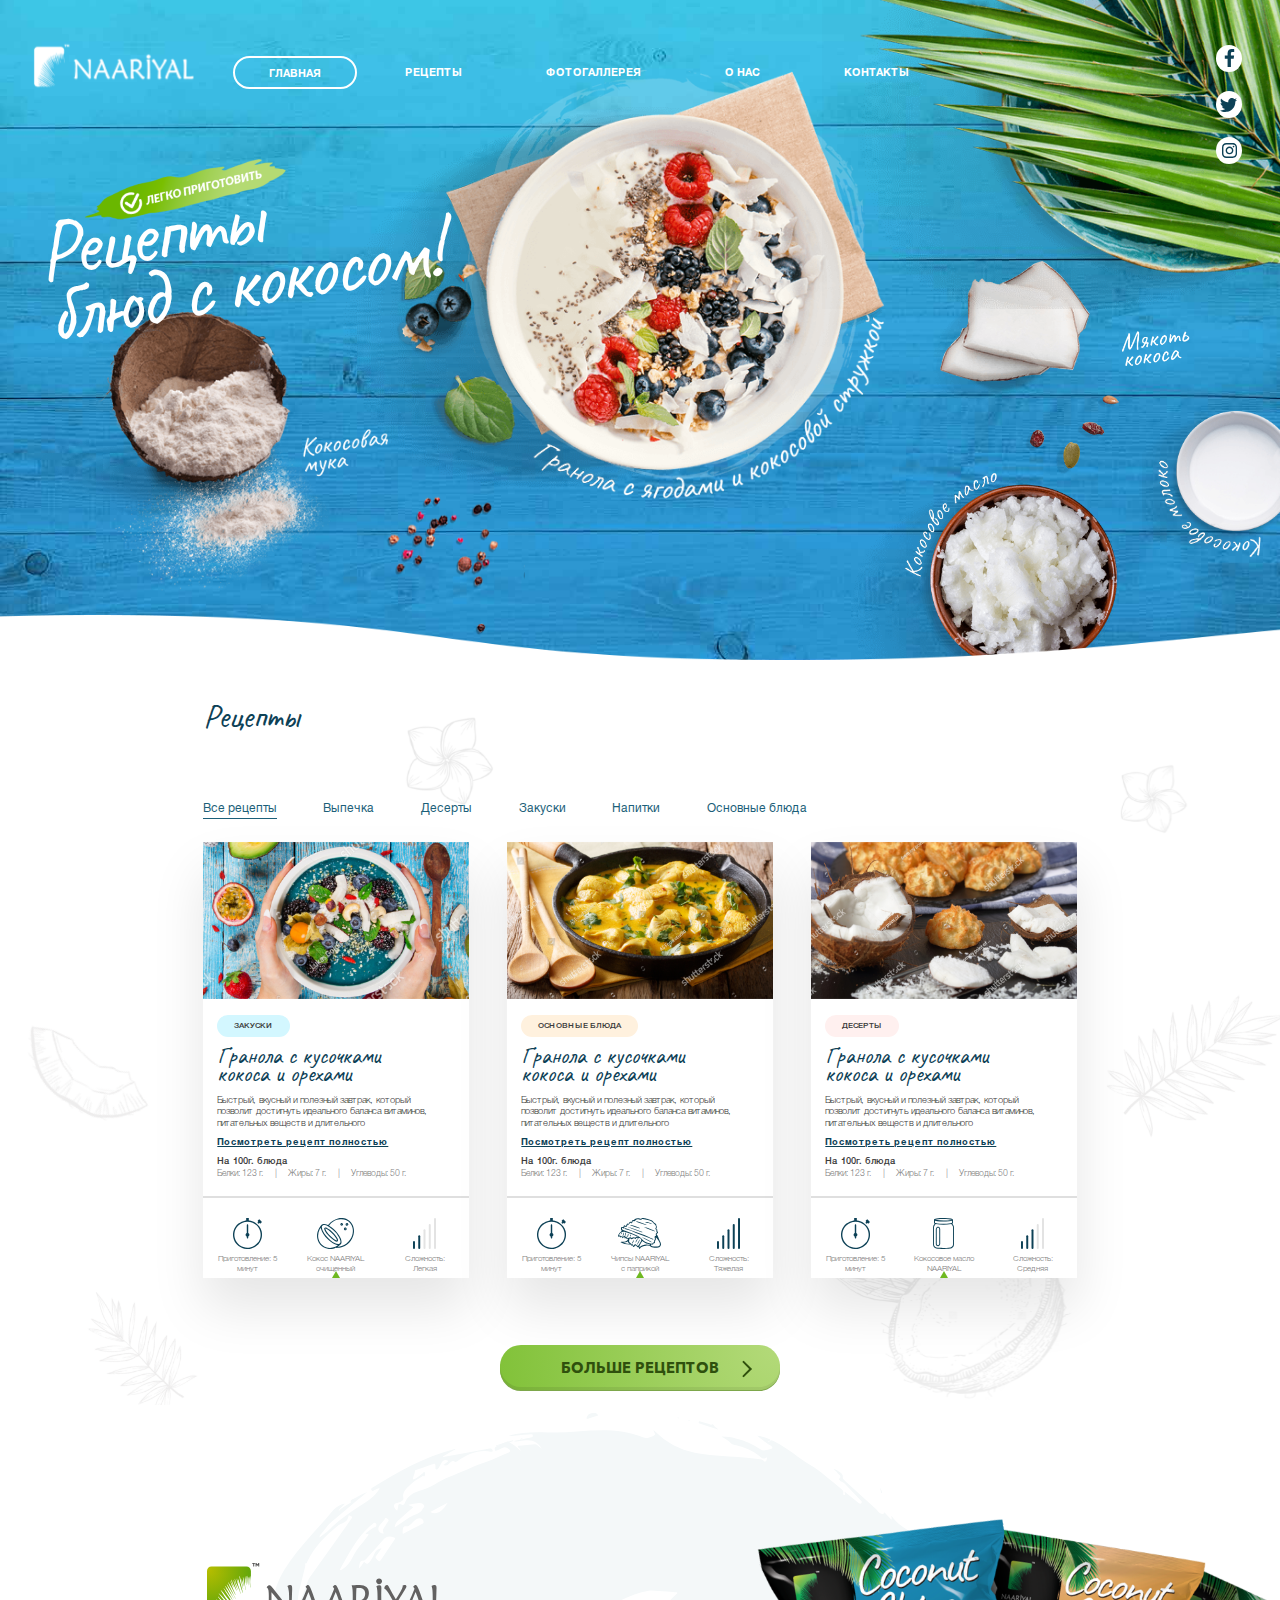
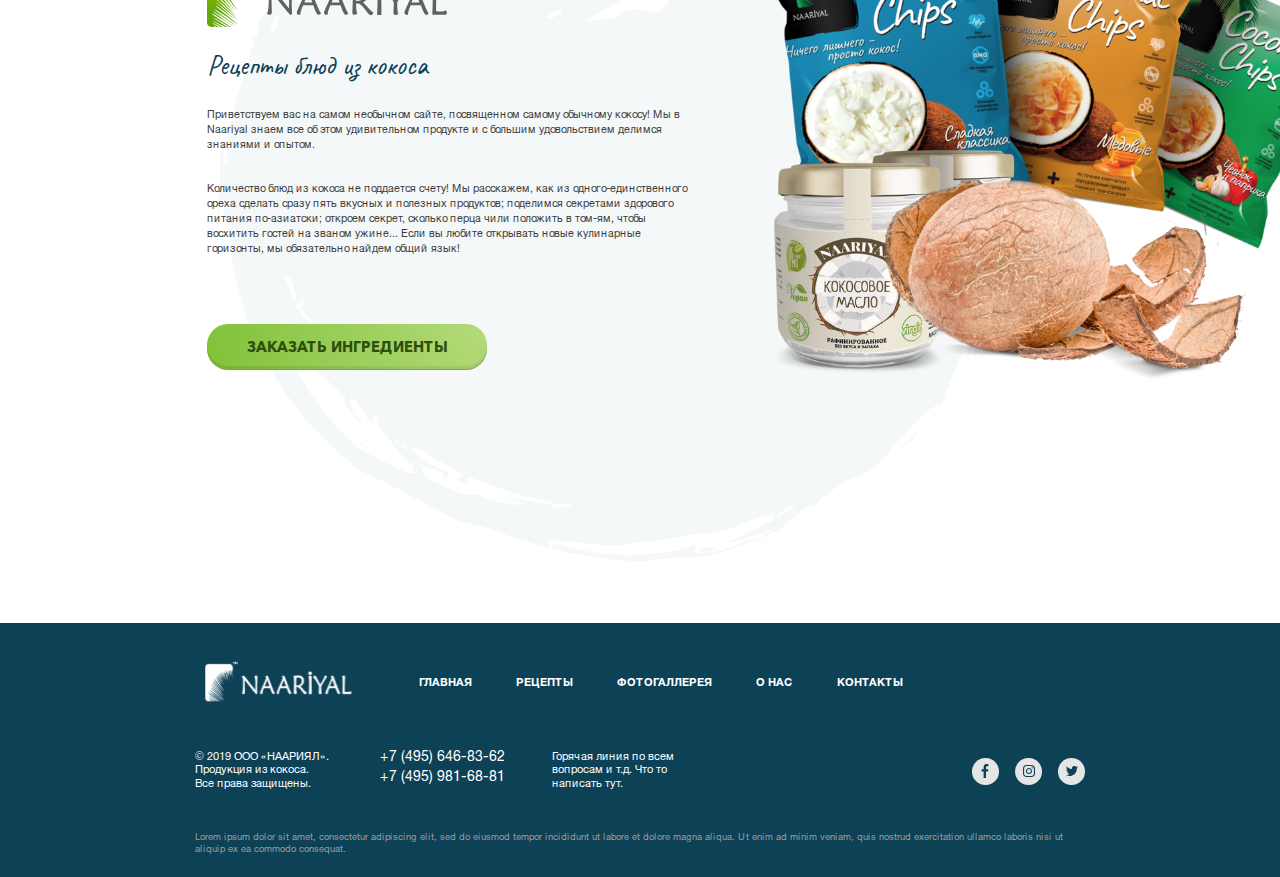
<file: index.html>
<!DOCTYPE html>
<html lang="ru">

<head>
	<meta charset="UTF-8">
	<meta name="viewport" content="width=device-width, initial-scale=1.0">
	<meta http-equiv="X-UA-Compatible" content="ie=edge">
	<link rel="stylesheet" href="css/normalize.css">
	<link rel="stylesheet" href="css/style.css">
	<title>Naariyal</title>
</head>

<body>

	<!-- section header -->
	<header class="header">
		<div class="container-header">
		<div class="header-wrapper">
				<img src="img/logo.svg" alt="Логотип" class="header-logo">
				<div id="burger-screen" class="header-mobile">
						<ul class="header-list">
								<li class="header-list__item">
									<a href="#" class="header-list__item_link header-list__item_link_active">Главная</a>
								</li>
								<li class="header-list__item">
									<a href="recipies.html" class="header-list__item_link">Рецепты</a>
								</li>
								<li class="header-list__item">
									<a href="photo.html" class="header-list__item_link">Фотогаллерея</a>
								</li>
								<li class="header-list__item">
									<a href="#" class="header-list__item_link">О нас</a>
								</li>
								<li class="header-list__item">
									<a href="contacts.html" class="header-list__item_link">Контакты</a>
								</li>
							</ul>
							<div class="header-mobile__line"></div>
							<a href="tel:+74953333333" class="header-mobile__phone">+7 (495) 333-33-33</a>
							<p class="header-mobile__subtitle">(с 9:00 до 20:00 по будням)</p>
							<div class="header-mobile__social">
											<a href="" class="header-social__item header-social__item_black header-social__item_fb"></a>
											<a href="" class="header-social__item header-social__item_black header-social__item_twit"></a>
											<a href="" class="header-social__item header-social__item_black header-social__item_inst"></a>
							</div>
				</div>
				<div id="burger" class="header-burger">
					<span class="header-burger__span"></span>
				</div>
				<div class="header-social">
					<a href="" class="header-social__item header-social__item_fb"></a>
					<a href="" class="header-social__item header-social__item_twit"></a>
					<a href="" class="header-social__item header-social__item_inst"></a>
				</div>
		</div>
	  </div>
	</header>

	<!-- section hero -->
	<section class="hero">
		<div class="hero-item1">
			<div class="hero-image__img1"></div>
		</div>
		<div class="hero-item2">
			<div class="hero-image__img2"></div>
		</div>
		<div class="hero-item3">
			<div class="hero-image__img3"></div>
		</div>
		<div class="hero-item4">
			<div class="hero-image__img4"></div>
		</div>
		<div class="hero-item5">
			<div class="hero-image__img5"></div>
		</div>
		<div class="hero-item6">
			<div class="hero-image__img6"></div>
		</div>
		<div class="hero-item7">
			<div class="hero-image__img7"></div>
		</div>
		<div class="container-hero">
			
			<div class="hero-block">
				<div class="hero-block__subtitle"></div>
				<div class="hero-block__title">Рецепты<br>блюд с кокосом!</div>
			</div>
		</div>
	</section>

	<div class="hero-border"></div>

	<!-- section recipes -->
	<section class="recipies">
		<div class="container-recipies">

			<div class="recipies-image__img1"></div>
			<div class="recipies-image__img2"></div>
			<div class="recipies-image__img3"></div>
			<div class="recipies-image__img4"></div>
			<div class="recipies-image__img5"></div>
			<div class="recipies-image__img6"></div>
		<h1 class="recipies-title">Рецепты</h1>
		
		<ul class="recipies-list">
			<li class="recipies-list__item recipies-list__item_active">Все рецепты</li>
			<li class="recipies-list__item">Выпечка</li>
			<li class="recipies-list__item">Десерты</li>
			<li class="recipies-list__item">Закуски</li>
			<li class="recipies-list__item">Напитки</li>
			<li class="recipies-list__item">Основные блюда</li>
		</ul>

		<div class="recipies-wrapper">

			<div class="recipies-wrapper__item">
				<div class="recipies-wrapper__triangle"></div>
				<div class="recipies-wrapper__item__image recipies-wrapper__item__image_image1"></div>
				<div class="recipies-flex">
						<p class="recipies-wrapper__item__title recipies-wrapper__item__title_blue">Закуски</p>
						<p class="recipies-wrapper__item__name">Гранола с кусочками кокоса и орехами</p>
						<p class="recipies-wrapper__item__description">Быстрый, вкусный и полезный завтрак, который позволит достигнуть идеального баланса витаминов, питательных веществ и длительного</p>
						<a href="recipe.html" class="recipies-wrapper__item__link">Посмотреть рецепт полностью</a>
						<p class="recipies-wrapper__item__dosage__title">На 100г. блюда</p>
						<div class="recipies-wrapper__item__dosage">
							<p class="recipies-wrapper__item__dosage__subtitle">Белки: 123 г.    <span style='padding-left:10px;'> </span>|<span style='padding-left:10px;'> </span>    Жиры: 7 г.    <span style='padding-left:10px;'> </span>|<span style='padding-left:10px;'> </span>    Углеводы: 50 г.</p>
						</div>
						<div class="recipies-wrapper__item__line"></div>
						<div class="recipies-wrapper__item__icons">
							<div class="recipies-wrapper__item__icons__item">
								<div class="recipies-wrapper__item__icons__item__icon recipies-wrapper__item__icons__item__icon_time"></div>
								<div class="recipies-wrapper__item__icons__item__text">Приготовление: 5 минут</div>
							</div>
							<div class="recipies-wrapper__item__icons__item">
								<div class="recipies-wrapper__item__icons__item__icon recipies-wrapper__item__icons__item__icon_coconut"></div>
								<div class="recipies-wrapper__item__icons__item__text">Кокос NAARIYAL очищенный</div>
							</div>
							<div class="recipies-wrapper__item__icons__item">
								<div class="recipies-wrapper__item__icons__item__icon recipies-wrapper__item__icons__item__icon_easy"></div>
								<div class="recipies-wrapper__item__icons__item__text">Сложность: Легкая</div>
							</div>
						</div>
				</div>
			</div>

			<div class="recipies-wrapper__item">
				<div class="recipies-wrapper__triangle"></div>
				<div class="recipies-wrapper__item__image recipies-wrapper__item__image_image2"></div>
				<div class="recipies-flex">
						<p class="recipies-wrapper__item__title recipies-wrapper__item__title_orange">Основные блюда</p>
						<p class="recipies-wrapper__item__name">Гранола с кусочками кокоса и орехами</p>
						<p class="recipies-wrapper__item__description">Быстрый, вкусный и полезный завтрак, который позволит достигнуть идеального баланса витаминов, питательных веществ и длительного</p>
						<a href="recipe.html" class="recipies-wrapper__item__link">Посмотреть рецепт полностью</a>
						<p class="recipies-wrapper__item__dosage__title">На 100г. блюда</p>
						<div class="recipies-wrapper__item__dosage">
							<p class="recipies-wrapper__item__dosage__subtitle">Белки: 123 г.    <span style='padding-left:10px;'> </span>|<span style='padding-left:10px;'> </span>    Жиры: 7 г.    <span style='padding-left:10px;'> </span>|<span style='padding-left:10px;'> </span>    Углеводы: 50 г.</p>
						</div>
						<div class="recipies-wrapper__item__line"></div>
						<div class="recipies-wrapper__item__icons">
							<div class="recipies-wrapper__item__icons__item">
								<div class="recipies-wrapper__item__icons__item__icon recipies-wrapper__item__icons__item__icon_time"></div>
								<div class="recipies-wrapper__item__icons__item__text">Приготовление: 5 минут</div>
							</div>
							<div class="recipies-wrapper__item__icons__item">
								<div class="recipies-wrapper__item__icons__item__icon recipies-wrapper__item__icons__item__icon_chips"></div>
								<div class="recipies-wrapper__item__icons__item__text">Чипсы NAARIYAL с паприкой</div>
							</div>
							<div class="recipies-wrapper__item__icons__item">
								<div class="recipies-wrapper__item__icons__item__icon recipies-wrapper__item__icons__item__icon_hard"></div>
								<div class="recipies-wrapper__item__icons__item__text">Сложность: Тяжелая</div>
							</div>
						</div>
				</div>
			</div>

			<div class="recipies-wrapper__item">
				<div class="recipies-wrapper__triangle"></div>
				<div class="recipies-wrapper__item__image recipies-wrapper__item__image_image3"></div>
				<div class="recipies-flex">
					<p class="recipies-wrapper__item__title recipies-wrapper__item__title_pink">Десерты</p>
				<p class="recipies-wrapper__item__name">Гранола с кусочками кокоса и орехами</p>
				<p class="recipies-wrapper__item__description">Быстрый, вкусный и полезный завтрак, который позволит достигнуть идеального баланса витаминов, питательных веществ и длительного</p>
				<a href="recipe.html" class="recipies-wrapper__item__link">Посмотреть рецепт полностью</a>
				<p class="recipies-wrapper__item__dosage__title">На 100г. блюда</p>
				<div class="recipies-wrapper__item__dosage">
					<p class="recipies-wrapper__item__dosage__subtitle">Белки: 123 г.    <span style='padding-left:10px;'> </span>|<span style='padding-left:10px;'> </span>    Жиры: 7 г.    <span style='padding-left:10px;'> </span>|<span style='padding-left:10px;'> </span>    Углеводы: 50 г.</p>
				</div>
				<div class="recipies-wrapper__item__line"></div>
				<div class="recipies-wrapper__item__icons">
					<div class="recipies-wrapper__item__icons__item">
						<div class="recipies-wrapper__item__icons__item__icon recipies-wrapper__item__icons__item__icon_time"></div>
						<div class="recipies-wrapper__item__icons__item__text">Приготовление: 5 минут</div>
					</div>
					<div class="recipies-wrapper__item__icons__item">
						<div class="recipies-wrapper__item__icons__item__icon recipies-wrapper__item__icons__item__icon_oil"></div>
						<div class="recipies-wrapper__item__icons__item__text">Кокосовое масло NAARIYAL</div>
					</div>
					<div class="recipies-wrapper__item__icons__item">
						<div class="recipies-wrapper__item__icons__item__icon recipies-wrapper__item__icons__item__icon_medium"></div>
						<div class="recipies-wrapper__item__icons__item__text">Сложность: Средняя</div>
					</div>
				</div>
				</div>
			</div>

		</div>

		<div class="recipies-wrapper__button">
			<button class="button recipies-button">больше рецептов<span class="recipies-button__arrow"></span></button>
		</div>

	</div>
	</section>

	<section class="offer">
		<div class="container-offer">
		<div class="offer-wrapper">
			<div class="offer-circle"></div>
			<div class="offer-wrapper__left">
				<div class="offer-logo"></div>


				<script>

						if (screen.width > 480) document.write ('<h2 class="offer-title">Рецепты блюд из кокоса</h2>');
						if (screen.width <= 480) document.write ('<h2 class="offer-title">Рецепты<br>блюд из кокоса</h2>');
					
				</script>




				
				<p class="offer-subtitle offer-subtitle__margin">Приветствуем вас на самом необычном сайте, посвященном самому обычному кокосу! Мы в Naariyal знаем все об этом удивительном продукте и с большим удовольствием делимся знаниями и опытом.</p>
				<p class="offer-subtitle">Количество блюд из кокоса не поддается счету! Мы расскажем, как из одного-единственного ореха сделать сразу пять вкусных и полезных продуктов; поделимся секретами здорового питания по-азиатски; откроем секрет, сколько перца чили положить в том-ям, чтобы восхитить гостей на званом ужине... Если вы любите открывать новые кулинарные горизонты, мы обязательно найдем общий язык!</p>
				<button class="button recipies-button">заказать ингредиенты</button>
			</div>
			<div class="offer-wrapper__right">
				<div class="offer-wrapper__right_chips"></div>
				<div class="offer-wrapper__right_oil"></div>
				<div class="offer-wrapper__right_coconut"></div>
			</div>
		</div>
	  </div>
	</section>

	<!-- section footer -->
	<footer class="footer">
		<div class="container-footer">
			<div class="footer-bar">
				<img src="img/logo.svg" alt="Логотип" class="footer-logo">
				<ul class="footer-list">
					<li class="footer-list__item"><a href="#" class="footer-list__item_anchor">главная</a></li>
					<li class="footer-list__item"><a href="recipies.html" class="footer-list__item_anchor">рецепты</a></li>
					<li class="footer-list__item"><a href="#" class="footer-list__item_anchor">фотогаллерея</a></li>
					<li class="footer-list__item"><a href="#" class="footer-list__item_anchor">о нас</a></li>
					<li class="footer-list__item"><a href="#" class="footer-list__item_anchor">контакты</a></li>
				</ul>
				<div class="footer-icon footer-icon_desktop footer-icon_fb"></div>
				<div class="footer-icon footer-icon_desktop footer-icon_inst"></div>
				<div class="footer-icon footer-icon_desktop footer-icon_twit"></div>
			</div>

			<div class="footer-bar">
				<p class="footer-text">© 2019  ООО «НААРИЯЛ». Продукция из кокоса. Все права защищены.</p>
				<div class="footer-tel">
					<a href="tel:+74956468362" class="footer-tel__anchor">+7 (495) 646-83-62</a>
					<a href="tel:+74959816881" class="footer-tel__anchor">+7 (495) 981-68-81</a>
				</div>
				<p class="footer-subtitle">Горячая линия по всем вопросам и т.д. Что то написать тут.</p>

				<div class="footer-icon footer-icon_tablet footer-icon_fb"></div>
				<div class="footer-icon footer-icon_tablet footer-icon_inst"></div>
				<div class="footer-icon footer-icon_tablet footer-icon_twit"></div>
			</div>

			<p class="footer-lorem">Lorem ipsum dolor sit amet, consectetur adipiscing elit, sed do eiusmod tempor incididunt ut labore et dolore magna aliqua. Ut enim ad minim veniam, quis nostrud exercitation ullamco laboris nisi ut aliquip ex ea commodo consequat. </p>
			
	</div>
	</footer>

<script src="js/jquery-3.4.1.min.js"></script>
<script src="js/jquery.lettering.js"></script>


<script src="js.js"></script>

</body>

</html>
</file>
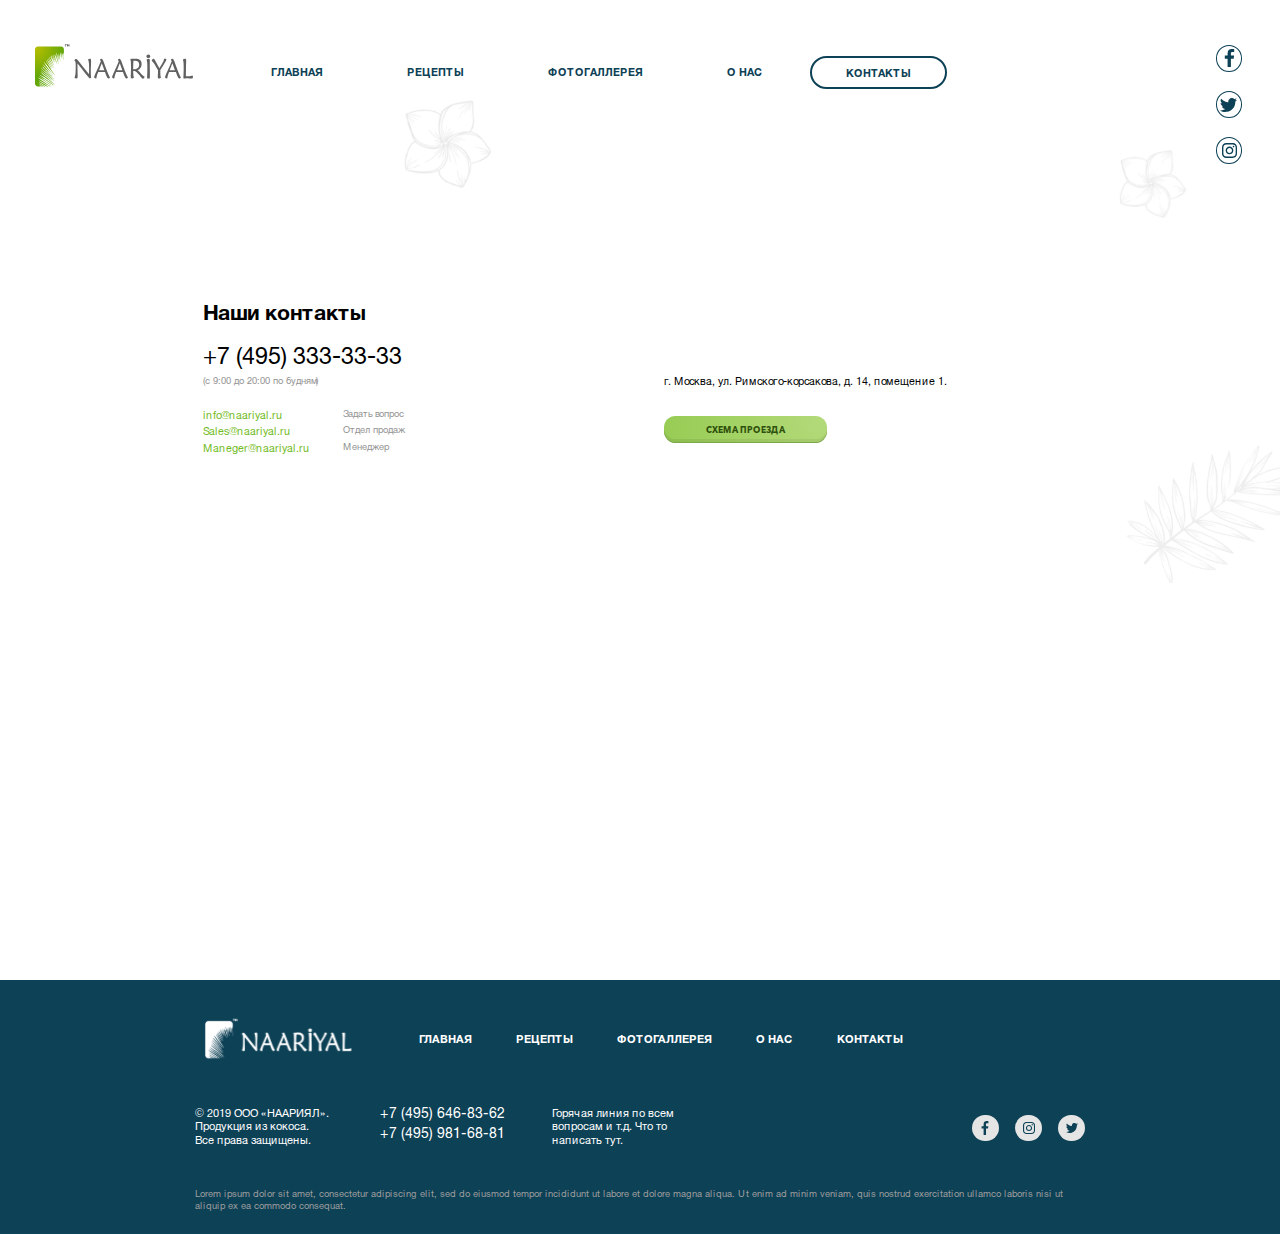
<file: contacts.html>
<!DOCTYPE html>
<html lang="en">
<head>
  <meta charset="UTF-8">
  <meta name="viewport" content="width=device-width, initial-scale=1.0">
  <meta http-equiv="X-UA-Compatible" content="ie=edge">
  <link rel="stylesheet" href="css/normalize.css">
  <link rel="stylesheet" href="css/style.css">
  <title>Контакты</title>
</head>
<body>
  

  <!-- section header -->
	<header class="header header-recipies">
      <div class="container-header">
      <div class="header-wrapper">
          <img src="img/logo-color.svg" alt="Логотип" class="header-logo">
          
          <div id="burger-screen" class="header-mobile">

            <ul class="header-list">
              <li class="header-list__item">
                <a href="index.html" class="header-list__item_link header-list__item_link_black">Главная</a>
              </li>
              <li class="header-list__item">
                <a href="recipies.html" class="header-list__item_link header-list__item_link_black">Рецепты</a>
              </li>
              <li class="header-list__item">
                <a href="photo.html" class="header-list__item_link header-list__item_link_black">Фотогаллерея</a>
              </li>
              <li class="header-list__item">
                <a href="#" class="header-list__item_link header-list__item_link_black">О нас</a>
              </li>
              <li class="header-list__item">
                <a href="#" class="header-list__item_link header-list__item_link_black header-list__item_link_active_black">Контакты</a>
              </li>
            </ul>

            <div class="header-mobile__line"></div>
                          <a href="tel:+74953333333" class="header-mobile__phone">+7 (495) 333-33-33</a>
                          <p class="header-mobile__subtitle">(с 9:00 до 20:00 по будням)</p>
                          <div class="header-mobile__social">
                                  <a href="" class="header-social__item header-social__item_black header-social__item_fb"></a>
                                  <a href="" class="header-social__item header-social__item_black header-social__item_twit"></a>
                                  <a href="" class="header-social__item header-social__item_black header-social__item_inst"></a>
                          </div>
  
  
            

          </div>

          <div id="burger" class="header-burger">
            <span class="header-burger__span"></span>
          </div>



          <div class="header-social">
            <a href="" class="header-social__item header-social__item_black header-social__item_fb"></a>
            <a href="" class="header-social__item header-social__item_black header-social__item_twit"></a>
            <a href="" class="header-social__item header-social__item_black header-social__item_inst"></a>
          </div>
      </div>
      </div>
    </header>


    <section class="contacts-page">
      <div class="container-recipies container-recipies_contacts">

          <div class="recipies-image__img1"></div>
          <div class="recipies-image__img2"></div>
          <div class="recipies-image__img4"></div>


        <div class="contacts-page-wrapper">
          <div class="contacts-page-wrapper__left">
            <p class="contacts-page__title">Наши контакты</p>
            <a href="tel:+74953333333" class="contacts-page__phone">+7 (495) 333-33-33</a>
            <p class="contacts-page__phone__subtitle">(с 9:00 до 20:00 по будням)</p>
            <div class="contacts-page__anchors">
              <a href="mailto:info@naariyal.ru" class="contacts-page__anchor">info@naariyal.ru</a>
              <p class="contacts-page__anchor__text">Задать вопрос</p>
            </div>
            <div class="contacts-page__anchors">
              <a href="mailto:Sales@naariyal.ru" class="contacts-page__anchor">Sales@naariyal.ru</a>
              <p class="contacts-page__anchor__text">Отдел продаж</p>
            </div>
            <div class="contacts-page__anchors">
              <a href="mailto:Maneger@naariyal.ru" class="contacts-page__anchor">Maneger@naariyal.ru</a>
              <p class="contacts-page__anchor__text">Менеджер</p>
            </div>
          </div>
          <div class="contacts-page-wrapper__right">
            <p class="contacts-page-wrapper__right__text">г. Москва, ул. Римского-корсакова, д. 14, помещение 1.</p>
            <div class="contacts-page-wrapper__right__button button recipies-button">схема проезда</div>
          </div>
        </div>
      </div>
    </section>


    <section class="contacts-page__map">
        <iframe src="https://www.google.com/maps/embed?pb=!1m18!1m12!1m3!1d2238.3913631788437!2d37.6017041153023!3d55.87322559016602!2m3!1f0!2f0!3f0!3m2!1i1024!2i768!4f13.1!3m3!1m2!1s0x46b53719a8e9e57d%3A0xd2cd8526bc93f089!2z0YPQuy4g0KDQuNC80YHQutC-0LPQvi3QmtC-0YDRgdCw0LrQvtCy0LAsIDE0LCDQnNC-0YHQutCy0LAsIDEyNzU2Ng!5e0!3m2!1sru!2sru!4v1566102537521!5m2!1sru!2sru" width="100%" frameborder="0" style="border:0" allowfullscreen></iframe>
    </section>
    

  <!-- section footer -->
	<footer class="footer">
      <div class="container-footer">
        <div class="footer-bar">
          <img src="img/logo.svg" alt="Логотип" class="footer-logo">
          <ul class="footer-list">
            <li class="footer-list__item"><a href="#" class="footer-list__item_anchor">главная</a></li>
            <li class="footer-list__item"><a href="recipies.html" class="footer-list__item_anchor">рецепты</a></li>
            <li class="footer-list__item"><a href="#" class="footer-list__item_anchor">фотогаллерея</a></li>
            <li class="footer-list__item"><a href="#" class="footer-list__item_anchor">о нас</a></li>
            <li class="footer-list__item"><a href="#" class="footer-list__item_anchor">контакты</a></li>
          </ul>
          <div class="footer-icon footer-icon_desktop footer-icon_fb"></div>
          <div class="footer-icon footer-icon_desktop footer-icon_inst"></div>
          <div class="footer-icon footer-icon_desktop footer-icon_twit"></div>
        </div>
  
        <div class="footer-bar">
          <p class="footer-text">© 2019  ООО «НААРИЯЛ». Продукция из кокоса. Все права защищены.</p>
          <div class="footer-tel">
            <a href="tel:+74956468362" class="footer-tel__anchor">+7 (495) 646-83-62</a>
            <a href="tel:+74959816881" class="footer-tel__anchor">+7 (495) 981-68-81</a>
          </div>
          <p class="footer-subtitle">Горячая линия по всем вопросам и т.д. Что то написать тут.</p>

          <div class="footer-icon footer-icon_tablet footer-icon_fb"></div>
				<div class="footer-icon footer-icon_tablet footer-icon_inst"></div>
				<div class="footer-icon footer-icon_tablet footer-icon_twit"></div>
        </div>
  
        <p class="footer-lorem">Lorem ipsum dolor sit amet, consectetur adipiscing elit, sed do eiusmod tempor incididunt ut labore et dolore magna aliqua. Ut enim ad minim veniam, quis nostrud exercitation ullamco laboris nisi ut aliquip ex ea commodo consequat. </p>
        
    </div>
    </footer>

<script src="js/jquery-3.4.1.min.js"></script>


<script src="js.js"></script>

</body>
</html>
</file>
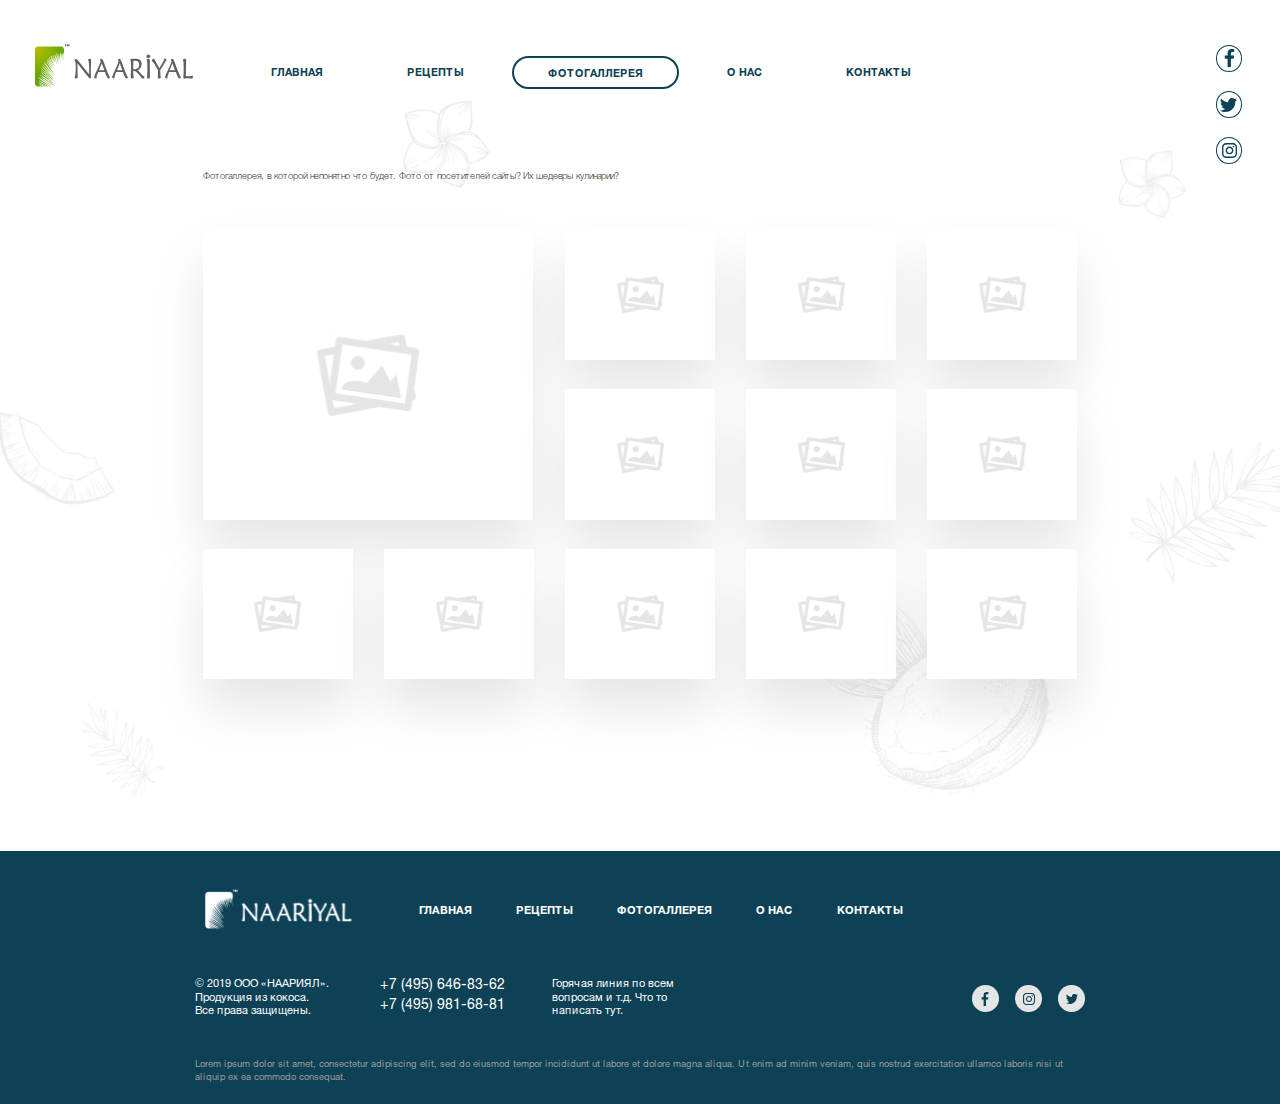
<file: photo.html>
<!DOCTYPE html>
<html lang="en">
<head>
  <meta charset="UTF-8">
  <meta name="viewport" content="width=device-width, initial-scale=1.0">
  <meta http-equiv="X-UA-Compatible" content="ie=edge">
  <link rel="stylesheet" href="css/normalize.css">
  <link rel="stylesheet" href="css/style.css">
  <title>Фотогаллерея</title>
</head>
<body>
  

  <!-- section header -->
	<header class="header header-recipies">
      <div class="container-header">
      <div class="header-wrapper">
          <img src="img/logo-color.svg" alt="Логотип" class="header-logo">
          <ul class="header-list">
            <li class="header-list__item">
              <a href="index.html" class="header-list__item_link header-list__item_link_black">Главная</a>
            </li>
            <li class="header-list__item">
              <a href="recipies.html" class="header-list__item_link header-list__item_link_black">Рецепты</a>
            </li>
            <li class="header-list__item">
              <a href="photo.html" class="header-list__item_link header-list__item_link_black header-list__item_link_active_black">Фотогаллерея</a>
            </li>
            <li class="header-list__item">
              <a href="#" class="header-list__item_link header-list__item_link_black">О нас</a>
            </li>
            <li class="header-list__item">
              <a href="contacts.html" class="header-list__item_link header-list__item_link_black">Контакты</a>
            </li>
          </ul>
          <div class="header-social">
            <a href="" class="header-social__item header-social__item_black header-social__item_fb"></a>
            <a href="" class="header-social__item header-social__item_black header-social__item_twit"></a>
            <a href="" class="header-social__item header-social__item_black header-social__item_inst"></a>
          </div>
      </div>
      </div>
    </header>


    <section class="photo">
      <div class="container-recipies">



          <div class="recipies-image__img1 recipies-image_photo"></div>
          <div class="recipies-image__img2 recipies-image_photo"></div>
          <div class="recipies-image__img3 recipies-image_photo"></div>
          <div class="recipies-image__img4 recipies-image_photo"></div>
          <div class="recipies-image__img5 recipies-image_photo"></div>
          <div class="recipies-image__img6 recipies-image_photo"></div>


        <h2 class="photo-title">Фотогаллерея, в которой непонятно что будет. Фото от посетителей сайты? Их шедевры кулинарии?</h2>

        <div class="photo-wrapper">
          <div class="photo-big"></div>
          <div class="photo-rows">
            <div class="photo-little"></div>
            <div class="photo-little"></div>
            <div class="photo-little"></div>
            <div class="photo-little"></div>
            <div class="photo-little"></div>
            <div class="photo-little"></div>
          </div>
          <div class="photo-row">
            <div class="photo-little"></div>
            <div class="photo-little"></div>
            <div class="photo-little"></div>
            <div class="photo-little"></div>
            <div class="photo-little"></div>
          </div>
        </div>
      </div>
    </section>

  <!-- section footer -->
	<footer class="footer">
      <div class="container-footer">
        <div class="footer-bar">
          <img src="img/logo.svg" alt="Логотип" class="footer-logo">
          <div id="burger-screen" class="header-mobile">
              <ul class="footer-list">
                  <li class="footer-list__item"><a href="#" class="footer-list__item_anchor">главная</a></li>
                  <li class="footer-list__item"><a href="recipies.html" class="footer-list__item_anchor">рецепты</a></li>
                  <li class="footer-list__item"><a href="#" class="footer-list__item_anchor">фотогаллерея</a></li>
                  <li class="footer-list__item"><a href="#" class="footer-list__item_anchor">о нас</a></li>
                  <li class="footer-list__item"><a href="#" class="footer-list__item_anchor">контакты</a></li>
                </ul>
      
                <div class="header-mobile__line"></div>
                          <a href="tel:+74953333333" class="header-mobile__phone">+7 (495) 333-33-33</a>
                          <p class="header-mobile__subtitle">(с 9:00 до 20:00 по будням)</p>
                          <div class="header-mobile__social">
                                  <a href="" class="header-social__item header-social__item_black header-social__item_fb"></a>
                                  <a href="" class="header-social__item header-social__item_black header-social__item_twit"></a>
                                  <a href="" class="header-social__item header-social__item_black header-social__item_inst"></a>
                          </div>
          </div>


          <div id="burger" class="header-burger">
					<span class="header-burger__span"></span>
				</div>


          <div class="footer-icon footer-icon_desktop footer-icon_fb"></div>
          <div class="footer-icon footer-icon_desktop footer-icon_inst"></div>
          <div class="footer-icon footer-icon_desktop footer-icon_twit"></div>
        </div>
  
        <div class="footer-bar">
          <p class="footer-text">© 2019  ООО «НААРИЯЛ». Продукция из кокоса. Все права защищены.</p>
          <div class="footer-tel">
            <a href="tel:+74956468362" class="footer-tel__anchor">+7 (495) 646-83-62</a>
            <a href="tel:+74959816881" class="footer-tel__anchor">+7 (495) 981-68-81</a>
          </div>
          <p class="footer-subtitle">Горячая линия по всем вопросам и т.д. Что то написать тут.</p>

          <div class="footer-icon footer-icon_tablet footer-icon_fb"></div>
				<div class="footer-icon footer-icon_tablet footer-icon_inst"></div>
				<div class="footer-icon footer-icon_tablet footer-icon_twit"></div>
        </div>
  
        <p class="footer-lorem">Lorem ipsum dolor sit amet, consectetur adipiscing elit, sed do eiusmod tempor incididunt ut labore et dolore magna aliqua. Ut enim ad minim veniam, quis nostrud exercitation ullamco laboris nisi ut aliquip ex ea commodo consequat. </p>
        
    </div>
    </footer>

<script src="js/jquery-3.4.1.min.js"></script>


<script src="js.js"></script>

</body>
</html>
</file>
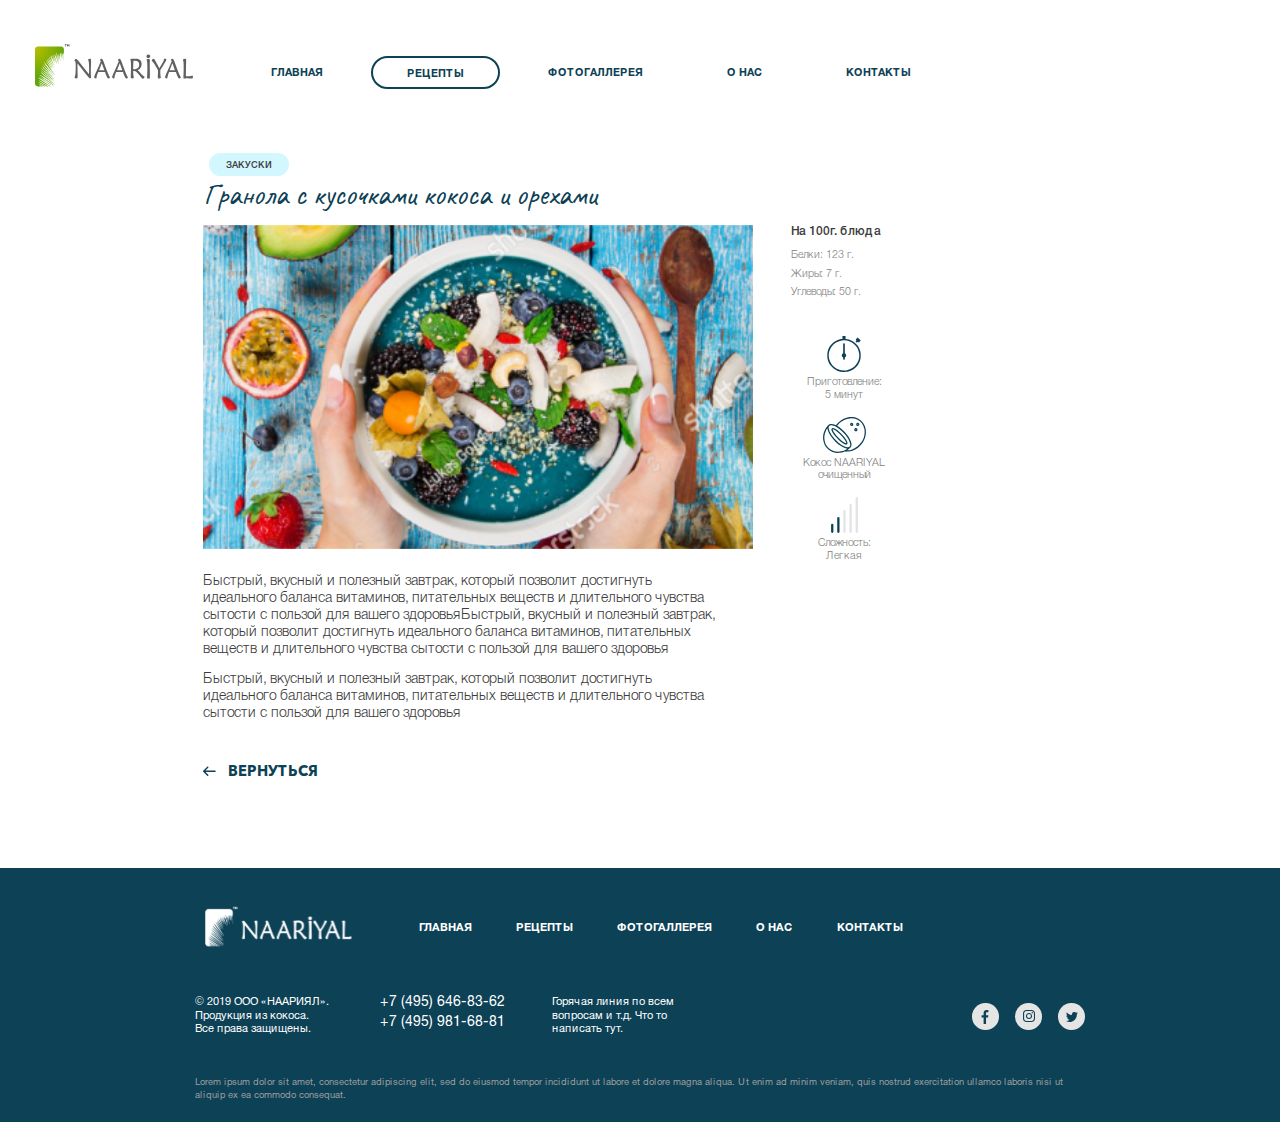
<file: recipe.html>
<!DOCTYPE html>
<html lang="en">
<head>
  <meta charset="UTF-8">
  <meta name="viewport" content="width=device-width, initial-scale=1.0">
  <meta http-equiv="X-UA-Compatible" content="ie=edge">
  <link rel="stylesheet" href="css/normalize.css">
  <link rel="stylesheet" href="css/style.css">
  <title>Рецепт</title>
</head>
<body>

	<!-- section header -->
	<header class="header header-recipies">
      <div class="container-header">
      <div class="header-wrapper">
          <img src="img/logo-color.svg" alt="Логотип" class="header-logo">
          
          <div id="burger-screen" class="header-mobile">
              <ul class="header-list">
                  <li class="header-list__item">
                    <a href="index.html" class="header-list__item_link header-list__item_link_black">Главная</a>
                  </li>
                  <li class="header-list__item">
                    <a href="recipies.html" class="header-list__item_link header-list__item_link_black header-list__item_link_active_black">Рецепты</a>
                  </li>
                  <li class="header-list__item">
                    <a href="photo.html" class="header-list__item_link header-list__item_link_black">Фотогаллерея</a>
                  </li>
                  <li class="header-list__item">
                    <a href="#" class="header-list__item_link header-list__item_link_black">О нас</a>
                  </li>
                  <li class="header-list__item">
                    <a href="contacts.html" class="header-list__item_link header-list__item_link_black">Контакты</a>
                  </li>
                </ul>
      
                <div class="header-mobile__line"></div>
                    <a href="tel:+74953333333" class="header-mobile__phone">+7 (495) 333-33-33</a>
                    <p class="header-mobile__subtitle">(с 9:00 до 20:00 по будням)</p>
                    <div class="header-mobile__social">
                            <a href="" class="header-social__item header-social__item_black header-social__item_fb"></a>
                            <a href="" class="header-social__item header-social__item_black header-social__item_twit"></a>
                            <a href="" class="header-social__item header-social__item_black header-social__item_inst"></a>
                    </div>
          </div>



          <div id="burger" class="header-burger">
					<span class="header-burger__span"></span>
				</div>
 


          
      </div>
      </div>
    </header>




  
  


          <!-- section recipe -->
          <section class="recipe">
            <div class="container-recipe">
                      
                        <p class="recipies-wrapper__item__title recipies-wrapper__item__title_blue">Закуски</p>
                        <p class="recipies-wrapper__item__name">Гранола с кусочками кокоса и орехами</p>
                        <div class="recipe-flex">
                            <div class="recipies-wrapper__item__image recipies-wrapper__item__image_image1"></div>
                            <div class="recipe-flex__right">
                                <p class="recipies-wrapper__item__dosage__title recipies-wrapper__item__dosage__title_desktop">На 100г. блюда</p>
                                <div class="recipies-wrapper__item__dosage recipies-wrapper__item__dosage_desktop">
                                  <p class="recipies-wrapper__item__dosage__subtitle">Белки: 123 г.</p>
                                  <p class="recipies-wrapper__item__dosage__subtitle">Жиры: 7 г.</p>
                                  <p class="recipies-wrapper__item__dosage__subtitle">Углеводы: 50 г.</p>
                                </div>
                                <div class="recipies-wrapper__item__icons">
                                  <div class="recipies-wrapper__item__icons__item">
                                    <div class="recipies-wrapper__item__icons__item__icon recipies-wrapper__item__icons__item__icon_time"></div>
                                    <div class="recipies-wrapper__item__icons__item__text">Приготовление: 5 минут</div>
                                  </div>
                                  <div class="recipies-wrapper__item__icons__item">
                                    <div class="recipies-wrapper__item__icons__item__icon recipies-wrapper__item__icons__item__icon_coconut"></div>
                                    <div class="recipies-wrapper__item__icons__item__text">Кокос NAARIYAL очищенный</div>
                                  </div>
                                  <div class="recipies-wrapper__item__icons__item">
                                    <div class="recipies-wrapper__item__icons__item__icon recipies-wrapper__item__icons__item__icon_easy"></div>
                                    <div class="recipies-wrapper__item__icons__item__text">Сложность: Легкая</div>
                                  </div>
                            </div>
                        </div>
                        </div>

                        <p class="recipies-wrapper__item__dosage__title recipies-wrapper__item__dosage__title_tablet">На 100г. блюда</p>
                        <div class="recipies-wrapper__item__dosage recipies-wrapper__item__dosage_tablet">


                            <script>

                                if (screen.width > 480) document.write ('<p class="recipies-wrapper__item__dosage__subtitle recipies-wrapper__item__dosage__subtitle_tablet">Белки: 123 г.    <span style=padding-left:10px;> </span>|<span style=padding-left:10px;> </span>    Жиры: 7 г.    <span style=padding-left:10px;> </span>|<span style=padding-left:10px;> </span>    Углеводы: 50 г.</p>');
                                if (screen.width <= 480) document.write ('<p class="recipies-wrapper__item__dosage__subtitle">Белки: 123 г.</p><p class="recipies-wrapper__item__dosage__subtitle">Жиры: 7 г.</p><p class="recipies-wrapper__item__dosage__subtitle">Углеводы: 50 г.</p>');
                              
                            </script>



                         
                        </div>

                        <p class="recipies-wrapper__item__description">Быстрый, вкусный и полезный завтрак, который позволит достигнуть идеального баланса витаминов, питательных веществ и длительного чувства сытости с пользой для вашего здоровьяБыстрый, вкусный и полезный завтрак, который позволит достигнуть идеального баланса витаминов, питательных веществ и длительного чувства сытости с пользой для вашего здоровья</p>
                        <div class="recipies-wrapper__item__description">Быстрый, вкусный и полезный завтрак, который позволит достигнуть идеального баланса витаминов, питательных веществ и длительного чувства сытости с пользой для вашего здоровья</div>


                        <div class="recipe-back">
                          <div class="recipe-back__arrow"></div>
                          <p class="recipe-back__text">вернуться</p>
                        </div>
            </div>
          </section>


          
  



    	<!-- section footer -->
	<footer class="footer">
      <div class="container-footer">
        <div class="footer-bar">
          <img src="img/logo.svg" alt="Логотип" class="footer-logo">
          <ul class="footer-list">
            <li class="footer-list__item"><a href="#" class="footer-list__item_anchor">главная</a></li>
            <li class="footer-list__item"><a href="recipies.html" class="footer-list__item_anchor">рецепты</a></li>
            <li class="footer-list__item"><a href="#" class="footer-list__item_anchor">фотогаллерея</a></li>
            <li class="footer-list__item"><a href="#" class="footer-list__item_anchor">о нас</a></li>
            <li class="footer-list__item"><a href="#" class="footer-list__item_anchor">контакты</a></li>
          </ul>
          <div class="footer-icon footer-icon_desktop footer-icon_fb"></div>
          <div class="footer-icon footer-icon_desktop footer-icon_inst"></div>
          <div class="footer-icon footer-icon_desktop footer-icon_twit"></div>
        </div>
  
        <div class="footer-bar">
          <p class="footer-text">© 2019  ООО «НААРИЯЛ». Продукция из кокоса. Все права защищены.</p>
          <div class="footer-tel">
            <a href="tel:+74956468362" class="footer-tel__anchor">+7 (495) 646-83-62</a>
            <a href="tel:+74959816881" class="footer-tel__anchor">+7 (495) 981-68-81</a>
          </div>
          <p class="footer-subtitle">Горячая линия по всем вопросам и т.д. Что то написать тут.</p>

          <div class="footer-icon footer-icon_tablet footer-icon_fb"></div>
				<div class="footer-icon footer-icon_tablet footer-icon_inst"></div>
				<div class="footer-icon footer-icon_tablet footer-icon_twit"></div>
        </div>
  
        <p class="footer-lorem">Lorem ipsum dolor sit amet, consectetur adipiscing elit, sed do eiusmod tempor incididunt ut labore et dolore magna aliqua. Ut enim ad minim veniam, quis nostrud exercitation ullamco laboris nisi ut aliquip ex ea commodo consequat. </p>
        
    </div>
    </footer>
  

<script src="js/jquery-3.4.1.min.js"></script>


<script src="js.js"></script>

</body>
</html>
</file>
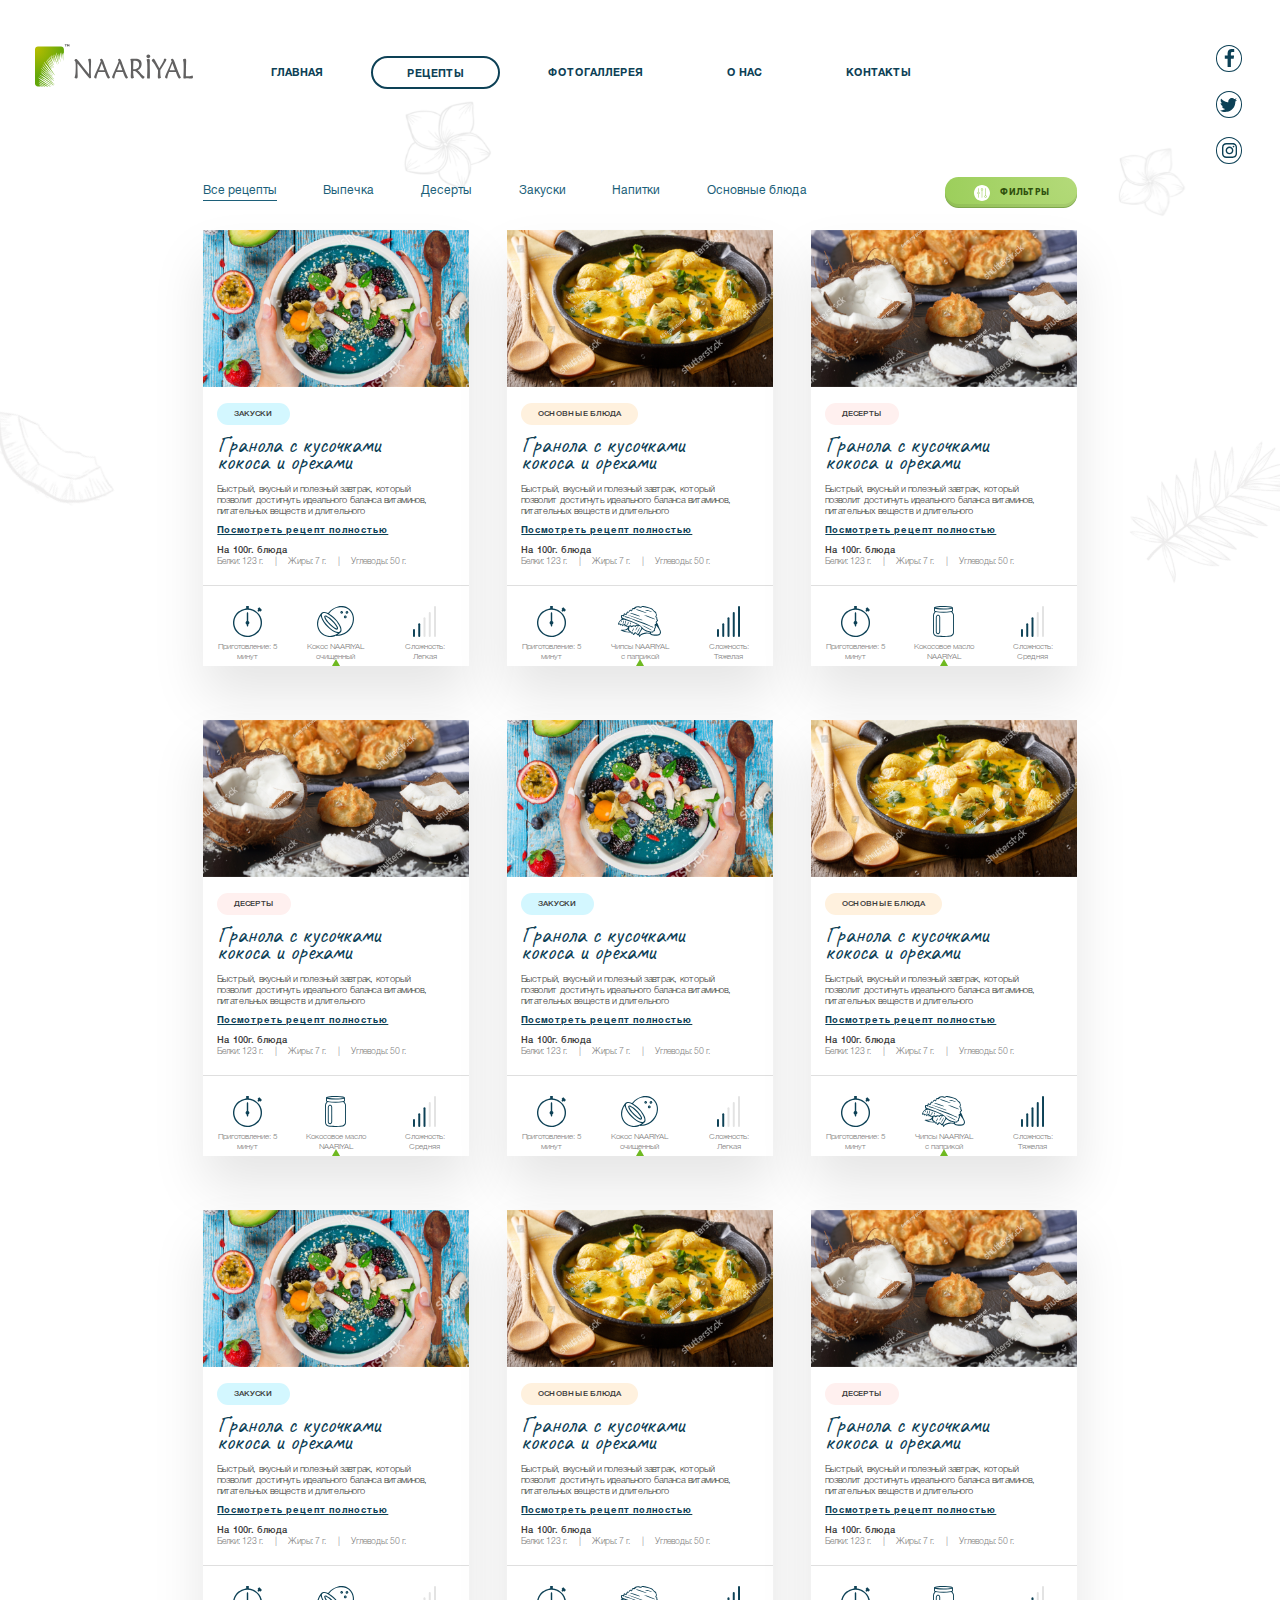
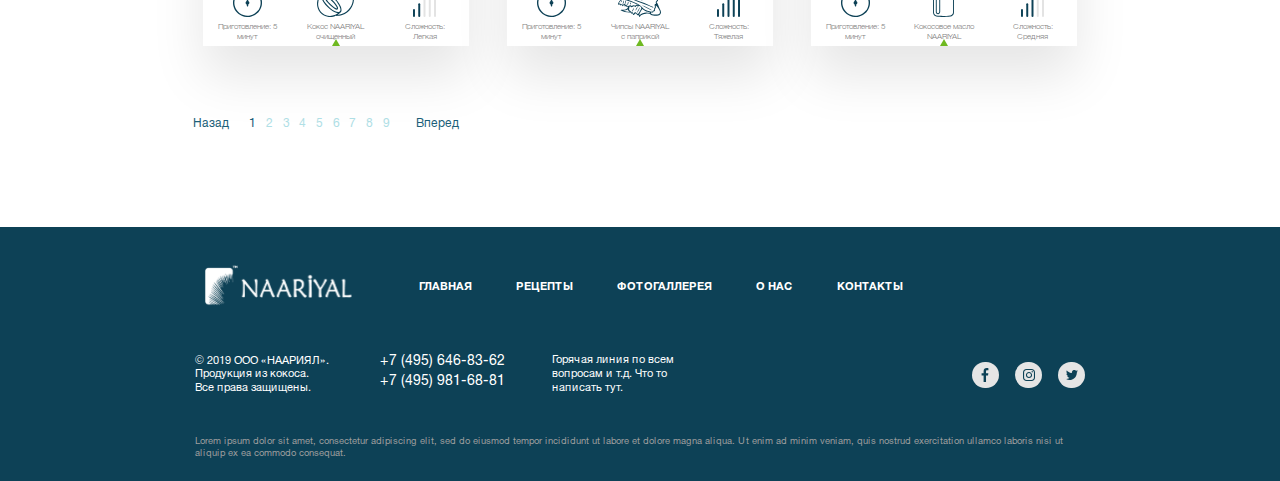
<file: recipies.html>
<!DOCTYPE html>
<html lang="en">
<head>
  <meta charset="UTF-8">
  <meta name="viewport" content="width=device-width, initial-scale=1.0">
  <meta http-equiv="X-UA-Compatible" content="ie=edge">
  <link rel="stylesheet" href="css/normalize.css">
  <link rel="stylesheet" href="css/style.css">
  <title>Рецепты</title>
</head>
<body>

	<!-- section header -->
	<header class="header header-recipies">
      <div class="container-header">
      <div class="header-wrapper">
          <img src="img/logo-color.svg" alt="Логотип" class="header-logo">
          
          <div id="burger-screen" class="header-mobile">
              <ul class="header-list">
                  <li class="header-list__item">
                    <a href="index.html" class="header-list__item_link header-list__item_link_black">Главная</a>
                  </li>
                  <li class="header-list__item">
                    <a href="recipies.html" class="header-list__item_link header-list__item_link_black header-list__item_link_active_black">Рецепты</a>
                  </li>
                  <li class="header-list__item">
                    <a href="photo.html" class="header-list__item_link header-list__item_link_black">Фотогаллерея</a>
                  </li>
                  <li class="header-list__item">
                    <a href="#" class="header-list__item_link header-list__item_link_black">О нас</a>
                  </li>
                  <li class="header-list__item">
                    <a href="contacts.html" class="header-list__item_link header-list__item_link_black">Контакты</a>
                  </li>
                </ul>
      
                <div class="header-mobile__line"></div>
                    <a href="tel:+74953333333" class="header-mobile__phone">+7 (495) 333-33-33</a>
                    <p class="header-mobile__subtitle">(с 9:00 до 20:00 по будням)</p>
                    <div class="header-mobile__social">
                            <a href="" class="header-social__item header-social__item_black header-social__item_fb"></a>
                            <a href="" class="header-social__item header-social__item_black header-social__item_twit"></a>
                            <a href="" class="header-social__item header-social__item_black header-social__item_inst"></a>
                    </div>
          </div>



          <div id="burger" class="header-burger">
					<span class="header-burger__span"></span>
				</div>
 


          <div class="header-social">
            <a href="" class="header-social__item header-social__item_black header-social__item_fb"></a>
            <a href="" class="header-social__item header-social__item_black header-social__item_twit"></a>
            <a href="" class="header-social__item header-social__item_black header-social__item_inst"></a>
          </div>
      </div>
      </div>
    </header>




    	<!-- section recipes -->
	<section class="recipies recipies_recipies">
      <div class="container-recipies">

          <div class="recipies-image__img1"></div>
          <div class="recipies-image__img2"></div>
          <div class="recipies-image__img3"></div>
          <div class="recipies-image__img4"></div>
  
      <div class="recipies-bar">
          <ul class="recipies-list">
              <li class="recipies-list__item recipies-list__item_active">Все рецепты</li>
              <li class="recipies-list__item">Выпечка</li>
              <li class="recipies-list__item">Десерты</li>
              <li class="recipies-list__item">Закуски</li>
              <li class="recipies-list__item">Напитки</li>
              <li class="recipies-list__item">Основные блюда</li>
            </ul>
      
  
              <button class="button recipies-button recipies-button_filter">
                <div class="recipies-button__img"></div>
                <span class="recipies-button__text">фильтры</span>
              </button>

              <div class="recipies-filter">
                <div class="recipies-time">
                  <div class="recipies-close"></div>
                  <p class="recipies-time__title">Время приготовления</p>
                  <div class="recipies-time__slider">
                    <div class="recipies-time__slider__circle"></div>
                    <div class="recipies-time__slider__line"></div>
                    <div class="recipies-time__slider__circle"></div>
                    <div class="recipies-time__slider__line-transparent"></div>
                  </div>
                  <p class="recipies-time__subtitle">0 минут — 2 часа</p>
                </div>
                <div class="recipies-complexity">
                  <p class="recipies-complexity__title">Сложность:</p>
                  <div class="recipies-complexity__wrapper">
                    <div class="recipies-complexity__wrapper__button">
                      <div class="recipies-complexity__wrapper__img recipies-complexity__wrapper__img_easy"></div>
                      <span class="recipies-complexity__wrapper__span">Легко</span>
                    </div>
                    <div class="recipies-complexity__wrapper__button recipies-complexity__wrapper__button_active">
                      <div class="recipies-complexity__wrapper__img recipies-complexity__wrapper__img_medium"></div>
                      <span class="recipies-complexity__wrapper__span">Средне</span>
                    </div>
                    <div class="recipies-complexity__wrapper__button recipies-complexity__wrapper__button_active">
                      <div class="recipies-complexity__wrapper__img recipies-complexity__wrapper__img_hard"></div>
                      <span class="recipies-complexity__wrapper__span">Сложно</span>
                    </div>
                  </div>
                </div>
                <div class="recipies-brand">
                  <p class="recipies-brand__title">Продукты Наариял:</p>
                  <div class="recipies-brand__wrapper">
                    <div class="recipies-brand__button">
                      <div class="recipies-brand__button__img recipies-brand__button__img_coconut"></div>
                      <span class="recipies-brand__span">Кокос очищенный</span>
                    </div>
                    <div class="recipies-brand__button">
                      <div class="recipies-brand__button__img recipies-brand__button__img_oil"></div>
                      <span class="recipies-brand__span">Кокосовое масло</span>
                    </div>
                    <div class="recipies-brand__button">
                      <div class="recipies-brand__button__img recipies-brand__button__img_chips"></div>
                      <span class="recipies-brand__span">Кокосовые чипсы «классика»</span>
                    </div>
                    <div class="recipies-brand__button">
                      <div class="recipies-brand__button__img recipies-brand__button__img_chips"></div>
                      <span class="recipies-brand__span">Кокосовые чипсы «чеснок и паприка»</span>
                    </div>
                    <div class="recipies-brand__button">
                      <div class="recipies-brand__button__img recipies-brand__button__img_chips"></div>
                      <span class="recipies-brand__span">Кокосовые чипсы «медовые»</span>
                    </div>


                    <div class="button recipies-button recipies-button_filter">
                      <span class="recipies-button__text">Применить</span>
                    </div>


                  </div>
                </div>
              </div>
      </div>
  
      <div class="recipies-wrapper recipies-wrapper_recipies">
  
        <div class="recipies-wrapper__item">
          <div class="recipies-wrapper__triangle"></div>
          <div class="recipies-wrapper__item__image recipies-wrapper__item__image_image1"></div>
          <div class="recipies-flex">
              <p class="recipies-wrapper__item__title recipies-wrapper__item__title_blue">Закуски</p>
              <p class="recipies-wrapper__item__name">Гранола с кусочками кокоса и орехами</p>
              <p class="recipies-wrapper__item__description">Быстрый, вкусный и полезный завтрак, который позволит достигнуть идеального баланса витаминов, питательных веществ и длительного</p>
              <a href="recipe.html" class="recipies-wrapper__item__link">Посмотреть рецепт полностью</a>
              <p class="recipies-wrapper__item__dosage__title">На 100г. блюда</p>
              <div class="recipies-wrapper__item__dosage">
                <p class="recipies-wrapper__item__dosage__subtitle">Белки: 123 г.    <span style='padding-left:10px;'> </span>|<span style='padding-left:10px;'> </span>    Жиры: 7 г.    <span style='padding-left:10px;'> </span>|<span style='padding-left:10px;'> </span>    Углеводы: 50 г.</p>
              </div>
              <div class="recipies-wrapper__item__line"></div>
              <div class="recipies-wrapper__item__icons">
                <div class="recipies-wrapper__item__icons__item">
                  <div class="recipies-wrapper__item__icons__item__icon recipies-wrapper__item__icons__item__icon_time"></div>
                  <div class="recipies-wrapper__item__icons__item__text">Приготовление: 5 минут</div>
                </div>
                <div class="recipies-wrapper__item__icons__item">
                  <div class="recipies-wrapper__item__icons__item__icon recipies-wrapper__item__icons__item__icon_coconut"></div>
                  <div class="recipies-wrapper__item__icons__item__text">Кокос NAARIYAL очищенный</div>
                </div>
                <div class="recipies-wrapper__item__icons__item">
                  <div class="recipies-wrapper__item__icons__item__icon recipies-wrapper__item__icons__item__icon_easy"></div>
                  <div class="recipies-wrapper__item__icons__item__text">Сложность: Легкая</div>
                </div>
              </div>
          </div>
        </div>
  
        <div class="recipies-wrapper__item">
          <div class="recipies-wrapper__triangle"></div>
          <div class="recipies-wrapper__item__image recipies-wrapper__item__image_image2"></div>
          <div class="recipies-flex">
              <p class="recipies-wrapper__item__title recipies-wrapper__item__title_orange">Основные блюда</p>
              <p class="recipies-wrapper__item__name">Гранола с кусочками кокоса и орехами</p>
              <p class="recipies-wrapper__item__description">Быстрый, вкусный и полезный завтрак, который позволит достигнуть идеального баланса витаминов, питательных веществ и длительного</p>
              <a href="recipe.html" class="recipies-wrapper__item__link">Посмотреть рецепт полностью</a>
              <p class="recipies-wrapper__item__dosage__title">На 100г. блюда</p>
              <div class="recipies-wrapper__item__dosage">
                <p class="recipies-wrapper__item__dosage__subtitle">Белки: 123 г.    <span style='padding-left:10px;'> </span>|<span style='padding-left:10px;'> </span>    Жиры: 7 г.    <span style='padding-left:10px;'> </span>|<span style='padding-left:10px;'> </span>    Углеводы: 50 г.</p>
              </div>
              <div class="recipies-wrapper__item__line"></div>
              <div class="recipies-wrapper__item__icons">
                <div class="recipies-wrapper__item__icons__item">
                  <div class="recipies-wrapper__item__icons__item__icon recipies-wrapper__item__icons__item__icon_time"></div>
                  <div class="recipies-wrapper__item__icons__item__text">Приготовление: 5 минут</div>
                </div>
                <div class="recipies-wrapper__item__icons__item">
                  <div class="recipies-wrapper__item__icons__item__icon recipies-wrapper__item__icons__item__icon_chips"></div>
                  <div class="recipies-wrapper__item__icons__item__text">Чипсы NAARIYAL с паприкой</div>
                </div>
                <div class="recipies-wrapper__item__icons__item">
                  <div class="recipies-wrapper__item__icons__item__icon recipies-wrapper__item__icons__item__icon_hard"></div>
                  <div class="recipies-wrapper__item__icons__item__text">Сложность: Тяжелая</div>
                </div>
              </div>
          </div>
        </div>
  
        <div class="recipies-wrapper__item">
          <div class="recipies-wrapper__triangle"></div>
          <div class="recipies-wrapper__item__image recipies-wrapper__item__image_image3"></div>
          <div class="recipies-flex">
              <p class="recipies-wrapper__item__title recipies-wrapper__item__title_pink">Десерты</p>
              <p class="recipies-wrapper__item__name">Гранола с кусочками кокоса и орехами</p>
              <p class="recipies-wrapper__item__description">Быстрый, вкусный и полезный завтрак, который позволит достигнуть идеального баланса витаминов, питательных веществ и длительного</p>
              <a href="recipe.html" class="recipies-wrapper__item__link">Посмотреть рецепт полностью</a>
              <p class="recipies-wrapper__item__dosage__title">На 100г. блюда</p>
              <div class="recipies-wrapper__item__dosage">
                <p class="recipies-wrapper__item__dosage__subtitle">Белки: 123 г.    <span style='padding-left:10px;'> </span>|<span style='padding-left:10px;'> </span>    Жиры: 7 г.    <span style='padding-left:10px;'> </span>|<span style='padding-left:10px;'> </span>    Углеводы: 50 г.</p>
              </div>
              <div class="recipies-wrapper__item__line"></div>
              <div class="recipies-wrapper__item__icons">
                <div class="recipies-wrapper__item__icons__item">
                  <div class="recipies-wrapper__item__icons__item__icon recipies-wrapper__item__icons__item__icon_time"></div>
                  <div class="recipies-wrapper__item__icons__item__text">Приготовление: 5 минут</div>
                </div>
                <div class="recipies-wrapper__item__icons__item">
                  <div class="recipies-wrapper__item__icons__item__icon recipies-wrapper__item__icons__item__icon_oil"></div>
                  <div class="recipies-wrapper__item__icons__item__text">Кокосовое масло NAARIYAL</div>
                </div>
                <div class="recipies-wrapper__item__icons__item">
                  <div class="recipies-wrapper__item__icons__item__icon recipies-wrapper__item__icons__item__icon_medium"></div>
                  <div class="recipies-wrapper__item__icons__item__text">Сложность: Средняя</div>
                </div>
              </div>
          </div>
        </div>


        <div class="recipies-wrapper__item">
            <div class="recipies-wrapper__triangle"></div>
            <div class="recipies-wrapper__item__image recipies-wrapper__item__image_image3"></div>
            <div class="recipies-flex">
                <p class="recipies-wrapper__item__title recipies-wrapper__item__title_pink">Десерты</p>
                <p class="recipies-wrapper__item__name">Гранола с кусочками кокоса и орехами</p>
                <p class="recipies-wrapper__item__description">Быстрый, вкусный и полезный завтрак, который позволит достигнуть идеального баланса витаминов, питательных веществ и длительного</p>
                <a href="recipe.html" class="recipies-wrapper__item__link">Посмотреть рецепт полностью</a>
                <p class="recipies-wrapper__item__dosage__title">На 100г. блюда</p>
                <div class="recipies-wrapper__item__dosage">
                  <p class="recipies-wrapper__item__dosage__subtitle">Белки: 123 г.    <span style='padding-left:10px;'> </span>|<span style='padding-left:10px;'> </span>    Жиры: 7 г.    <span style='padding-left:10px;'> </span>|<span style='padding-left:10px;'> </span>    Углеводы: 50 г.</p>
                </div>
                <div class="recipies-wrapper__item__line"></div>
                <div class="recipies-wrapper__item__icons">
                  <div class="recipies-wrapper__item__icons__item">
                    <div class="recipies-wrapper__item__icons__item__icon recipies-wrapper__item__icons__item__icon_time"></div>
                    <div class="recipies-wrapper__item__icons__item__text">Приготовление: 5 минут</div>
                  </div>
                  <div class="recipies-wrapper__item__icons__item">
                    <div class="recipies-wrapper__item__icons__item__icon recipies-wrapper__item__icons__item__icon_oil"></div>
                    <div class="recipies-wrapper__item__icons__item__text">Кокосовое масло NAARIYAL</div>
                  </div>
                  <div class="recipies-wrapper__item__icons__item">
                    <div class="recipies-wrapper__item__icons__item__icon recipies-wrapper__item__icons__item__icon_medium"></div>
                    <div class="recipies-wrapper__item__icons__item__text">Сложность: Средняя</div>
                  </div>
                </div>
            </div>
          </div>


          <div class="recipies-wrapper__item">
              <div class="recipies-wrapper__triangle"></div>
              <div class="recipies-wrapper__item__image recipies-wrapper__item__image_image1"></div>
              <div class="recipies-flex">
                  <p class="recipies-wrapper__item__title recipies-wrapper__item__title_blue">Закуски</p>
                  <p class="recipies-wrapper__item__name">Гранола с кусочками кокоса и орехами</p>
                  <p class="recipies-wrapper__item__description">Быстрый, вкусный и полезный завтрак, который позволит достигнуть идеального баланса витаминов, питательных веществ и длительного</p>
                  <a href="recipe.html" class="recipies-wrapper__item__link">Посмотреть рецепт полностью</a>
                  <p class="recipies-wrapper__item__dosage__title">На 100г. блюда</p>
                  <div class="recipies-wrapper__item__dosage">
                    <p class="recipies-wrapper__item__dosage__subtitle">Белки: 123 г.    <span style='padding-left:10px;'> </span>|<span style='padding-left:10px;'> </span>    Жиры: 7 г.    <span style='padding-left:10px;'> </span>|<span style='padding-left:10px;'> </span>    Углеводы: 50 г.</p>
                  </div>
                  <div class="recipies-wrapper__item__line"></div>
                  <div class="recipies-wrapper__item__icons">
                    <div class="recipies-wrapper__item__icons__item">
                      <div class="recipies-wrapper__item__icons__item__icon recipies-wrapper__item__icons__item__icon_time"></div>
                      <div class="recipies-wrapper__item__icons__item__text">Приготовление: 5 минут</div>
                    </div>
                    <div class="recipies-wrapper__item__icons__item">
                      <div class="recipies-wrapper__item__icons__item__icon recipies-wrapper__item__icons__item__icon_coconut"></div>
                      <div class="recipies-wrapper__item__icons__item__text">Кокос NAARIYAL очищенный</div>
                    </div>
                    <div class="recipies-wrapper__item__icons__item">
                      <div class="recipies-wrapper__item__icons__item__icon recipies-wrapper__item__icons__item__icon_easy"></div>
                      <div class="recipies-wrapper__item__icons__item__text">Сложность: Легкая</div>
                    </div>
                  </div>
              </div>
            </div>

          
            <div class="recipies-wrapper__item">
                <div class="recipies-wrapper__triangle"></div>
                <div class="recipies-wrapper__item__image recipies-wrapper__item__image_image2"></div>
                <div class="recipies-flex">
                    <p class="recipies-wrapper__item__title recipies-wrapper__item__title_orange">Основные блюда</p>
                    <p class="recipies-wrapper__item__name">Гранола с кусочками кокоса и орехами</p>
                    <p class="recipies-wrapper__item__description">Быстрый, вкусный и полезный завтрак, который позволит достигнуть идеального баланса витаминов, питательных веществ и длительного</p>
                    <a href="recipe.html" class="recipies-wrapper__item__link">Посмотреть рецепт полностью</a>
                    <p class="recipies-wrapper__item__dosage__title">На 100г. блюда</p>
                    <div class="recipies-wrapper__item__dosage">
                      <p class="recipies-wrapper__item__dosage__subtitle">Белки: 123 г.    <span style='padding-left:10px;'> </span>|<span style='padding-left:10px;'> </span>    Жиры: 7 г.    <span style='padding-left:10px;'> </span>|<span style='padding-left:10px;'> </span>    Углеводы: 50 г.</p>
                    </div>
                    <div class="recipies-wrapper__item__line"></div>
                    <div class="recipies-wrapper__item__icons">
                      <div class="recipies-wrapper__item__icons__item">
                        <div class="recipies-wrapper__item__icons__item__icon recipies-wrapper__item__icons__item__icon_time"></div>
                        <div class="recipies-wrapper__item__icons__item__text">Приготовление: 5 минут</div>
                      </div>
                      <div class="recipies-wrapper__item__icons__item">
                        <div class="recipies-wrapper__item__icons__item__icon recipies-wrapper__item__icons__item__icon_chips"></div>
                        <div class="recipies-wrapper__item__icons__item__text">Чипсы NAARIYAL с паприкой</div>
                      </div>
                      <div class="recipies-wrapper__item__icons__item">
                        <div class="recipies-wrapper__item__icons__item__icon recipies-wrapper__item__icons__item__icon_hard"></div>
                        <div class="recipies-wrapper__item__icons__item__text">Сложность: Тяжелая</div>
                      </div>
                    </div>
                </div>
              </div>



              <div class="recipies-wrapper__item recipies-wrapper__item_mobile">
                  <div class="recipies-wrapper__triangle"></div>
                  <div class="recipies-wrapper__item__image recipies-wrapper__item__image_image1"></div>
                  <div class="recipies-flex">
                      <p class="recipies-wrapper__item__title recipies-wrapper__item__title_blue">Закуски</p>
                      <p class="recipies-wrapper__item__name">Гранола с кусочками кокоса и орехами</p>
                      <p class="recipies-wrapper__item__description">Быстрый, вкусный и полезный завтрак, который позволит достигнуть идеального баланса витаминов, питательных веществ и длительного</p>
                      <a href="recipe.html" class="recipies-wrapper__item__link">Посмотреть рецепт полностью</a>
                      <p class="recipies-wrapper__item__dosage__title">На 100г. блюда</p>
                      <div class="recipies-wrapper__item__dosage">
                        <p class="recipies-wrapper__item__dosage__subtitle">Белки: 123 г.    <span style='padding-left:10px;'> </span>|<span style='padding-left:10px;'> </span>    Жиры: 7 г.    <span style='padding-left:10px;'> </span>|<span style='padding-left:10px;'> </span>    Углеводы: 50 г.</p>
                      </div>
                      <div class="recipies-wrapper__item__line"></div>
                      <div class="recipies-wrapper__item__icons">
                        <div class="recipies-wrapper__item__icons__item">
                          <div class="recipies-wrapper__item__icons__item__icon recipies-wrapper__item__icons__item__icon_time"></div>
                          <div class="recipies-wrapper__item__icons__item__text">Приготовление: 5 минут</div>
                        </div>
                        <div class="recipies-wrapper__item__icons__item">
                          <div class="recipies-wrapper__item__icons__item__icon recipies-wrapper__item__icons__item__icon_coconut"></div>
                          <div class="recipies-wrapper__item__icons__item__text">Кокос NAARIYAL очищенный</div>
                        </div>
                        <div class="recipies-wrapper__item__icons__item">
                          <div class="recipies-wrapper__item__icons__item__icon recipies-wrapper__item__icons__item__icon_easy"></div>
                          <div class="recipies-wrapper__item__icons__item__text">Сложность: Легкая</div>
                        </div>
                      </div>
                  </div>
                </div>
          
                <div class="recipies-wrapper__item recipies-wrapper__item_mobile">
                  <div class="recipies-wrapper__triangle"></div>
                  <div class="recipies-wrapper__item__image recipies-wrapper__item__image_image2"></div>
                  <div class="recipies-flex">
                      <p class="recipies-wrapper__item__title recipies-wrapper__item__title_orange">Основные блюда</p>
                      <p class="recipies-wrapper__item__name">Гранола с кусочками кокоса и орехами</p>
                      <p class="recipies-wrapper__item__description">Быстрый, вкусный и полезный завтрак, который позволит достигнуть идеального баланса витаминов, питательных веществ и длительного</p>
                      <a href="recipe.html" class="recipies-wrapper__item__link">Посмотреть рецепт полностью</a>
                      <p class="recipies-wrapper__item__dosage__title">На 100г. блюда</p>
                      <div class="recipies-wrapper__item__dosage">
                        <p class="recipies-wrapper__item__dosage__subtitle">Белки: 123 г.    <span style='padding-left:10px;'> </span>|<span style='padding-left:10px;'> </span>    Жиры: 7 г.    <span style='padding-left:10px;'> </span>|<span style='padding-left:10px;'> </span>    Углеводы: 50 г.</p>
                      </div>
                      <div class="recipies-wrapper__item__line"></div>
                      <div class="recipies-wrapper__item__icons">
                        <div class="recipies-wrapper__item__icons__item">
                          <div class="recipies-wrapper__item__icons__item__icon recipies-wrapper__item__icons__item__icon_time"></div>
                          <div class="recipies-wrapper__item__icons__item__text">Приготовление: 5 минут</div>
                        </div>
                        <div class="recipies-wrapper__item__icons__item">
                          <div class="recipies-wrapper__item__icons__item__icon recipies-wrapper__item__icons__item__icon_chips"></div>
                          <div class="recipies-wrapper__item__icons__item__text">Чипсы NAARIYAL с паприкой</div>
                        </div>
                        <div class="recipies-wrapper__item__icons__item">
                          <div class="recipies-wrapper__item__icons__item__icon recipies-wrapper__item__icons__item__icon_hard"></div>
                          <div class="recipies-wrapper__item__icons__item__text">Сложность: Тяжелая</div>
                        </div>
                      </div>
                  </div>
                </div>
          
                <div class="recipies-wrapper__item recipies-wrapper__item_mobile">
                  <div class="recipies-wrapper__triangle"></div>
                  <div class="recipies-wrapper__item__image recipies-wrapper__item__image_image3"></div>
                  <div class="recipies-flex">
                      <p class="recipies-wrapper__item__title recipies-wrapper__item__title_pink">Десерты</p>
                      <p class="recipies-wrapper__item__name">Гранола с кусочками кокоса и орехами</p>
                      <p class="recipies-wrapper__item__description">Быстрый, вкусный и полезный завтрак, который позволит достигнуть идеального баланса витаминов, питательных веществ и длительного</p>
                      <a href="recipe.html" class="recipies-wrapper__item__link">Посмотреть рецепт полностью</a>
                      <p class="recipies-wrapper__item__dosage__title">На 100г. блюда</p>
                      <div class="recipies-wrapper__item__dosage">
                        <p class="recipies-wrapper__item__dosage__subtitle">Белки: 123 г.    <span style='padding-left:10px;'> </span>|<span style='padding-left:10px;'> </span>    Жиры: 7 г.    <span style='padding-left:10px;'> </span>|<span style='padding-left:10px;'> </span>    Углеводы: 50 г.</p>
                      </div>
                      <div class="recipies-wrapper__item__line"></div>
                      <div class="recipies-wrapper__item__icons">
                        <div class="recipies-wrapper__item__icons__item">
                          <div class="recipies-wrapper__item__icons__item__icon recipies-wrapper__item__icons__item__icon_time"></div>
                          <div class="recipies-wrapper__item__icons__item__text">Приготовление: 5 минут</div>
                        </div>
                        <div class="recipies-wrapper__item__icons__item">
                          <div class="recipies-wrapper__item__icons__item__icon recipies-wrapper__item__icons__item__icon_oil"></div>
                          <div class="recipies-wrapper__item__icons__item__text">Кокосовое масло NAARIYAL</div>
                        </div>
                        <div class="recipies-wrapper__item__icons__item">
                          <div class="recipies-wrapper__item__icons__item__icon recipies-wrapper__item__icons__item__icon_medium"></div>
                          <div class="recipies-wrapper__item__icons__item__text">Сложность: Средняя</div>
                        </div>
                      </div>
                  </div>
                </div>
  
      </div>
  
  
      <div class="recipies-navigation">
          <span class="recipies-navigation__back">Назад</span>
          <div class="recipies-navigation__steps">
            <span class="recipies-navigation__step recipies-navigation__step_active">1</span>
            <span class="recipies-navigation__step">2</span>
            <span class="recipies-navigation__step">3</span>
            <span class="recipies-navigation__step">4</span>
            <span class="recipies-navigation__step">5</span>
            <span class="recipies-navigation__step">6</span>
            <span class="recipies-navigation__step">7</span>
            <span class="recipies-navigation__step">8</span>
            <span class="recipies-navigation__step">9</span>
          </div>
          <span class="recipies-navigation__next">Вперед</span>
        </div>

    </div>

    

    </section>


    	<!-- section footer -->
	<footer class="footer">
      <div class="container-footer">
        <div class="footer-bar">
          <img src="img/logo.svg" alt="Логотип" class="footer-logo">
          <ul class="footer-list">
            <li class="footer-list__item"><a href="#" class="footer-list__item_anchor">главная</a></li>
            <li class="footer-list__item"><a href="recipies.html" class="footer-list__item_anchor">рецепты</a></li>
            <li class="footer-list__item"><a href="#" class="footer-list__item_anchor">фотогаллерея</a></li>
            <li class="footer-list__item"><a href="#" class="footer-list__item_anchor">о нас</a></li>
            <li class="footer-list__item"><a href="#" class="footer-list__item_anchor">контакты</a></li>
          </ul>
          <div class="footer-icon footer-icon_desktop footer-icon_fb"></div>
          <div class="footer-icon footer-icon_desktop footer-icon_inst"></div>
          <div class="footer-icon footer-icon_desktop footer-icon_twit"></div>
        </div>
  
        <div class="footer-bar">
          <p class="footer-text">© 2019  ООО «НААРИЯЛ». Продукция из кокоса. Все права защищены.</p>
          <div class="footer-tel">
            <a href="tel:+74956468362" class="footer-tel__anchor">+7 (495) 646-83-62</a>
            <a href="tel:+74959816881" class="footer-tel__anchor">+7 (495) 981-68-81</a>
          </div>
          <p class="footer-subtitle">Горячая линия по всем вопросам и т.д. Что то написать тут.</p>

          <div class="footer-icon footer-icon_tablet footer-icon_fb"></div>
				<div class="footer-icon footer-icon_tablet footer-icon_inst"></div>
				<div class="footer-icon footer-icon_tablet footer-icon_twit"></div>
        </div>
  
        <p class="footer-lorem">Lorem ipsum dolor sit amet, consectetur adipiscing elit, sed do eiusmod tempor incididunt ut labore et dolore magna aliqua. Ut enim ad minim veniam, quis nostrud exercitation ullamco laboris nisi ut aliquip ex ea commodo consequat. </p>
        
    </div>
    </footer>
  

<script src="js/jquery-3.4.1.min.js"></script>


<script src="js.js"></script>

</body>
</html>
</file>
<file: css/style.css>
@font-face {
  font-family: 'HelveticaNeueCyr-Bold';
  src: url("../fonts/HelveticaNeueCyr-Bold.eot");
  src: url("../fonts/HelveticaNeueCyr-Bold.eot?#iefix") format("embedded-opentype"), url("../fonts/HelveticaNeueCyr-Bold.woff") format("woff"), url("../fonts/HelveticaNeueCyr-Bold.ttf") format("truetype");
  font-weight: normal;
  font-style: normal;
  font-display: swap;
}

@font-face {
  font-family: 'HelveticaNeueCyr-Medium';
  src: url("../fonts/HelveticaNeueCyr-Medium.eot");
  src: url("../fonts/HelveticaNeueCyr-Medium.eot?#iefix") format("embedded-opentype"), url("../fonts/HelveticaNeueCyr-Medium.woff") format("woff"), url("../fonts/HelveticaNeueCyr-Medium.ttf") format("truetype");
  font-weight: normal;
  font-style: normal;
  font-display: swap;
}

@font-face {
  font-family: 'Caveat-Regular';
  src: url("../fonts/Caveat-Regular.eot");
  src: url("../fonts/Caveat-Regular.eot?#iefix") format("embedded-opentype"), url("../fonts/Caveat-Regular.woff") format("woff"), url("../fonts/Caveat-Regular.ttf") format("truetype");
  font-weight: normal;
  font-style: normal;
  font-display: swap;
}

@font-face {
  font-family: 'AvenirNextCyr-Regular';
  src: url("../fonts/AvenirNextCyr-Regular.eot");
  src: url("../fonts/AvenirNextCyr-Regular.eot?#iefix") format("embedded-opentype"), url("../fonts/AvenirNextCyr-Regular.woff") format("woff"), url("../fonts/AvenirNextCyr-Regular.ttf") format("truetype");
  font-weight: normal;
  font-style: normal;
  font-display: swap;
}

@font-face {
  font-family: 'HelveticaNeueCyr-Light';
  src: url("../fonts/HelveticaNeueCyr-Light.eot");
  src: url("../fonts/HelveticaNeueCyr-Light.eot?#iefix") format("embedded-opentype"), url("../fonts/HelveticaNeueCyr-Light.woff") format("woff"), url("../fonts/HelveticaNeueCyr-Light.ttf") format("truetype");
  font-weight: normal;
  font-style: normal;
  font-display: swap;
}

@font-face {
  font-family: 'TrebuchetMS';
  src: url("../fonts/TrebuchetMS.eot");
  src: url("../fonts/TrebuchetMS.eot?#iefix") format("embedded-opentype"), url("../fonts/TrebuchetMS.woff") format("woff"), url("../fonts/TrebuchetMS.ttf") format("truetype");
  font-weight: normal;
  font-style: normal;
  font-display: swap;
}

@font-face {
  font-family: 'HelveticaNeueCyr-Roman';
  src: url("../fonts/HelveticaNeueCyr-Roman.eot");
  src: url("../fonts/HelveticaNeueCyr-Roman.eot?#iefix") format("embedded-opentype"), url("../fonts/HelveticaNeueCyr-Roman.woff") format("woff"), url("../fonts/HelveticaNeueCyr-Roman.ttf") format("truetype");
  font-weight: normal;
  font-style: normal;
  font-display: swap;
}

@font-face {
  font-family: 'AvenirNextCyr-Bold';
  src: url("../fonts/AvenirNextCyr-Bold.eot");
  src: url("../fonts/AvenirNextCyr-Bold.eot?#iefix") format("embedded-opentype"), url("../fonts/AvenirNextCyr-Bold.woff") format("woff"), url("../fonts/AvenirNextCyr-Bold.ttf") format("truetype");
  font-weight: normal;
  font-style: normal;
  font-display: swap;
}

* {
  -webkit-box-sizing: border-box;
          box-sizing: border-box;
}

body {
  color: #3C3C3C;
}

h1, h2, h3, h4, h5, h6, p, span {
  margin: 0;
}

a {
  text-decoration: none;
}

a:active, a:focus {
  outline: none;
}

.button {
  outline: none;
}

button {
  outline: none;
}

input {
  border: none;
  background: none;
  outline: none;
  padding: 0;
}

.container-header {
  max-width: 1900px;
  margin: 0 auto;
}

.container-hero {
  max-width: 1814px;
  margin: 0 auto;
}

.container-recipies {
  max-width: 1312px;
  margin: 0 auto;
  position: relative;
}

.container-offer {
  max-width: 1300px;
  margin: 0 auto;
}

.container-footer {
  max-width: 1335px;
  margin: 0 auto;
}

.container-recipe {
  max-width: 1312px;
  margin: 0 auto;
}

.button {
  cursor: pointer;
  -webkit-transition: all .3s;
  transition: all .3s;
}

.button:hover:before {
  background: radial-gradient(435.55px at 100% 0%, #CEF296 0%, #89CD43 100%);
}

.button:hover:after {
  background: radial-gradient(435.55px at 100% 0%, #BDDF88 0%, #77B13C 100%);
}

@media screen and (min-width: 1921px) {
  .container-header {
    max-width: calc(100vw / 1.03522267);
  }
  .container-hero {
    max-width: calc(100vw / 1.05836093);
  }
}

@media screen and (max-width: 1919px) {
  .container-header {
    max-width: calc(100vw / 1.01052632);
  }
  .container-hero {
    max-width: calc(100vw / 1.0584344);
  }
  .container-recipies {
    max-width: calc(100vw / 1.46341463);
  }
  .container-offer {
    max-width: calc(100vw / 1.47692308);
  }
  .container-footer {
    max-width: calc(100vw / 1.43820224);
  }
  .container-recipe {
    max-width: calc(100vw / 1.46341463);
  }
}

@media screen and (max-width: 1240px) {
  .container-header {
    max-width: 1220px;
  }
  .container-hero {
    max-width: 1157px;
  }
  .container-recipies {
    max-width: 687px;
  }
  .container-offer {
    max-width: 686px;
  }
  .container-footer {
    max-width: 707px;
  }
  .container-recipe {
    max-width: 684px;
  }
}

@media screen and (max-width: 480px) {
  iframe {
    height: 223px;
  }
  .container-hero {
    max-width: calc(100vw / 1.18518519);
  }
  .container-recipies {
    max-width: calc(100vw / 1.06312292);
  }
  .container-offer {
    max-width: calc(100vw / 1.25984252);
  }
  .container-recipe {
    max-width: calc(100vw / 1.07023411);
  }
}

.header {
  z-index: 9999999;
  padding-top: 27px;
  position: absolute;
  top: 0;
  left: 0;
  right: 0;
}

.header-recipies .header-logo {
  width: 238px;
  margin-right: 63px;
}

.header-recipies .header-wrapper {
  padding-left: 42px;
}

.header-mobile__phone {
  display: none;
}

.header-mobile__subtitle {
  display: none;
}

.header-mobile__social {
  display: none;
}

.header-burger {
  display: none;
}

.header-wrapper {
  display: -webkit-box;
  display: -ms-flexbox;
  display: flex;
  -webkit-box-align: center;
      -ms-flex-align: center;
          align-items: center;
  position: relative;
  padding-left: 25px;
}

.header-logo {
  margin-right: 42.86px;
  width: 272px;
  height: 95px;
}

.header-list {
  display: -webkit-box;
  display: -ms-flexbox;
  display: flex;
  padding: 0;
  margin-top: 29px;
}

.header-list__item {
  display: block;
}

.header-list__item_link {
  border: 2px solid transparent;
  font-family: 'HelveticaNeueCyr-Bold', sans-serif;
  font-weight: 700;
  font-size: 16px;
  line-height: 16px;
  text-transform: uppercase;
  color: #FFFFFF;
  padding: 0 34px;
  padding-top: 11px;
  padding-bottom: 8px;
  margin-right: 18px;
  border-radius: 85px;
  -webkit-transition: all .3s, padding-top 0s, padding-bottom 0s;
  transition: all .3s, padding-top 0s, padding-bottom 0s;
}

.header-list__item_link:hover {
  background: rgba(255, 255, 255, 0.2);
  padding-top: 13px;
  padding-bottom: 10px;
}

.header-list__item_link_active {
  border: 2px solid #FFFFFF;
  border-radius: 85px;
  padding-top: 11px !important;
  padding-bottom: 8px !important;
}

.header-list__item_link_active_black {
  border: 2px solid #0D4156;
  border-radius: 85px;
  padding-top: 11px !important;
  padding-bottom: 8px !important;
}

.header-list__item_link_black {
  color: #0D4156;
}

.header-list__item_link_black:hover {
  background: rgba(13, 65, 86, 0.1);
}

.header-social {
  position: absolute;
  right: 31px;
  top: 27px;
}

.header-social__item {
  background-size: cover;
  width: 39.85px;
  height: 40.39px;
  display: block;
  border-radius: 50%;
  margin-bottom: 28.82px;
}

.header-social__item:last-child {
  margin-bottom: 0;
}

.header-social__item_black {
  border: 1px solid #0D4156;
}

.header-social__item_fb {
  background: url(../img/fb-hover.svg) no-repeat center center;
  background: url(../img/facebook.svg) no-repeat center top;
  background-color: #FFFFFF;
  background-position: center center;
}

.header-social__item_fb:hover {
  background: url(../img/fb-hover.svg) no-repeat center center;
  background-color: #0D4156;
}

.header-social__item_twit {
  background: url(../img/twit-hover.svg) no-repeat center center;
  background: url(../img/twitter.svg) no-repeat center top;
  background-color: #FFFFFF;
  background-position: center center;
}

.header-social__item_twit:hover {
  background: url(../img/twit-hover.svg) no-repeat center center;
  background-color: #0D4156;
}

.header-social__item_inst {
  background: url(../img/inst-hover.svg) no-repeat center center;
  background: url(../img/instagram.svg) no-repeat center top;
  background-color: #FFFFFF;
  background-position: center center;
}

.header-social__item_inst:hover {
  background: url(../img/inst-hover.svg) no-repeat center center;
  background-color: #0D4156;
}

@media screen and (max-width: 1919px) {
  .header {
    padding-top: calc(100vw / 71.1111111);
  }
  .header-logo {
    margin-right: calc(100vw / 44.7970135);
    width: calc(100vw / 7.05882353);
  }
  .header-wrapper {
    padding-left: calc(100vw / 76.8);
  }
  .header-recipies .header-logo {
    width: calc(100vw / 8.06722689);
    margin-right: calc(100vw / 30.4761905);
  }
  .header-recipies .header-wrapper {
    padding-left: calc(100vw / 45.7142857);
  }
  .header-list__item_link {
    font-size: calc(100vw / 120);
    line-height: 100%;
    padding-top: calc(100vw / 174.545455);
    padding-bottom: calc(100vw / 240);
    margin-right: calc(100vw / 106.6666666666667);
  }
  .header-social__item {
    margin-bottom: calc(100vw / 66.6204025);
  }
  .header-social__item_fb {
    background-size: calc(100vw / 120);
    width: calc(100vw / 48.1806775);
    height: calc(100vw / 47.5365189);
  }
  .header-social__item_fb:hover {
    background-size: calc(100vw / 120);
  }
  .header-social__item_twit {
    background-size: calc(100vw / 73.8461538);
    width: calc(100vw / 48.1806775);
    height: calc(100vw / 47.5365189);
  }
  .header-social__item_twit:hover {
    background-size: calc(100vw / 73.8461538);
  }
  .header-social__item_inst {
    background-size: calc(100vw / 87.2727273);
    width: calc(100vw / 48.1806775);
    height: calc(100vw / 47.5365189);
  }
  .header-social__item_inst:hover {
    background-size: calc(100vw / 87.2727273);
  }
}

@media screen and (max-width: 1240px) {
  .header {
    padding-top: calc(100vw / 53.9130435);
  }
  .header-logo {
    margin-right: calc(100vw / 32.6315789);
    max-width: calc(100vw / 5.21008403);
  }
  .header-recipies .header-logo {
    width: calc(100vw / 5.16736402);
    margin-right: calc(100vw / 24.7);
  }
  .header-recipies .header-wrapper {
    padding-left: calc(100vw / 82.3333333);
  }
  .header-recipies .header-list {
    margin-top: calc(100vw / 51.4583333);
  }
  .header-recipies .header-list__item_link {
    padding-top: calc(100vw / 123.5);
    padding-bottom: calc(100vw / 137.222222);
  }
  .header-wrapper {
    padding-left: calc(100vw / 77.5);
  }
  .header-list {
    margin-top: calc(100vw / 62);
  }
  .header-list__item_link {
    padding: calc(100vw / 137.777778) calc(100vw / 62);
    font-size: calc(100vw / 112.272727);
    margin-right: calc(100vw / 82.6666667);
    padding-top: calc(100vw / 123.5);
    padding-bottom: calc(100vw / 137.222222);
  }
  .header-social {
    right: calc(100vw / 34.4444444);
    top: calc(100vw / 31.7948718);
  }
  .header-social__item {
    margin-bottom: calc(100vw / 44.2857143);
  }
  .header-social__item_fb {
    background-size: calc(100vw / 72.9411765);
    width: calc(100vw / 31);
    height: calc(100vw / 31);
  }
  .header-social__item_twit {
    background-size: calc(100vw / 59.047619);
    width: calc(100vw / 31);
    height: calc(100vw / 31);
  }
  .header-social__item_inst {
    background-size: calc(100vw / 59.047619);
    width: calc(100vw / 31);
    height: calc(100vw / 31);
  }
}

@media screen and (max-width: 480px) {
  .header {
    overflow: hidden;
    height: calc(100vw / 0.62015504);
  }
  .header-recipies .header-burger .header-burger__span {
    background: #0D4156;
  }
  .header-recipies .header-burger .header-burger__span:after {
    background: #0D4156;
  }
  .header-recipies .header-burger .header-burger__span:before {
    background: #0D4156;
  }
  .header-recipies .header-logo {
    width: auto;
  }
  .header-recipies .header-list {
    margin-top: calc(100vw / 5.92592593);
  }
  .header-mobile {
    z-index: 99;
    width: calc(100vw / 1.12056589);
    height: calc(100vw / 0.62256809);
    position: absolute;
    top: calc(-100vw / 45.7142857);
    right: 0;
    background: #FFFFFF;
    -webkit-transform: translateX(104%);
            transform: translateX(104%);
    -webkit-transition: all .3s;
    transition: all .3s;
  }
  .header-mobile_active {
    -webkit-transform: translateX(0);
            transform: translateX(0);
  }
  .header-mobile__social {
    display: -webkit-box;
    display: -ms-flexbox;
    display: flex;
    margin-top: calc(100vw / 11.0344828);
    margin-left: calc(100vw / 11.8518519);
  }
  .header-mobile__social .header-social__item {
    margin-right: calc(100vw / 15.2380952);
  }
  .header-mobile__line {
    width: calc(100vw / 1.4479638);
    height: 1px;
    background: #DFDFDF;
    margin-top: calc(100vw / 8.64864865);
    margin-left: calc(100vw / 11.0344828);
  }
  .header-mobile__phone {
    font-size: calc(100vw / 13.3333333);
    color: #000000;
    font-family: 'HelveticaNeueCyr-Roman', sans-serif;
    font-weight: 400;
    margin-top: calc(100vw / 11.4285714);
    margin-left: calc(100vw / 11.8518519);
    display: block;
  }
  .header-mobile__subtitle {
    display: block;
    color: #939393;
    font-size: calc(100vw / 26.6666667);
    font-family: 'HelveticaNeueCyr-Roman', sans-serif;
    font-weight: 400;
    margin-top: calc(100vw / 45.7142857);
    margin-left: calc(100vw / 11.8518519);
  }
  .header-burger {
    display: block;
    position: absolute;
    top: calc(100vw / 13.9130435);
    right: calc(100vw / 16.8421053);
    height: calc(100vw / 40);
    cursor: pointer;
    z-index: 9999999;
  }
  .header-burger__span {
    background: #FFFFFF;
    border-radius: 10px;
    width: calc(100vw / 20);
    height: 2px;
    display: block;
    position: relative;
  }
  .header-burger__span:after {
    -webkit-transition: all .3s;
    transition: all .3s;
    width: calc(100vw / 20);
    height: 2px;
    display: block;
    content: '';
    position: absolute;
    left: 0;
    top: -5px;
    background: #FFFFFF;
  }
  .header-burger__span:before {
    -webkit-transition: all .3s;
    transition: all .3s;
    width: calc(100vw / 20);
    height: 2px;
    display: block;
    content: '';
    position: absolute;
    left: 0;
    top: 5px;
    background: #FFFFFF;
  }
  .header-burger_active .header-burger__span {
    background: #0D4156;
    height: 0;
  }
  .header-burger_active .header-burger__span:after {
    background: #0D4156;
    -webkit-transform: translateY(5px) rotate(-45deg);
            transform: translateY(5px) rotate(-45deg);
  }
  .header-burger_active .header-burger__span:before {
    background: #0D4156;
    -webkit-transform: translateY(-5px) rotate(45deg);
            transform: translateY(-5px) rotate(45deg);
  }
  .header-wrapper {
    padding-left: calc(100vw / 80);
    position: relative;
  }
  .header-list {
    display: block;
    margin-top: calc(100vw / 5.92592593);
    margin-left: calc(100vw / 13.3333333);
  }
  .header-list__item {
    margin-bottom: calc(100vw / 10);
  }
  .header-list__item_link {
    color: #0D4156;
    font-size: calc(100vw / 26.6153846);
    text-transform: uppercase;
    border: none;
    border-radius: 85px;
    margin: 0;
  }
  .header-list__item_link_active {
    padding: 8px 10px;
    border: 2px solid #0D4156;
    padding-top: 8px !important;
    padding-bottom: 8px !important;
  }
  .header-list__item_link_active_black {
    border: 2px solid #0D4156;
    padding: 0 10px;
    padding-top: 8px !important;
    padding-bottom: 8px !important;
  }
  .header-logo {
    width: auto;
    margin-right: 0px;
    max-width: calc(100vw / 1.4953271);
  }
  .header-block {
    margin-top: calc(100vw / 6.2745098);
  }
  .header-block__title {
    font-size: calc(100vw / 6.80851064);
  }
  .header-block__subtitle {
    width: calc(100vw / 1.8079096);
    height: calc(100vw / 5.42372881);
    margin-left: calc(100vw / 29.0909091);
    margin-bottom: calc(-100vw / 40);
  }
  .header-social {
    top: calc(100vw / 1.4953271);
    right: calc(100vw / 18.8235294);
  }
  .header-social__item {
    width: calc(100vw / 10.6666667);
    height: calc(100vw / 10.6666667);
    margin-bottom: calc(100vw / 14.3497758);
  }
  .header-social__item_fb {
    background-size: 37%;
  }
  .header-social__item_twit {
    background-size: calc(100vw / 18.8235294);
  }
  .header-social__item_inst {
    background-size: calc(100vw / 18.8235294);
  }
}

@media screen and (min-width: 2400px) {
  .header-logo {
    margin-right: calc(100vw / 7.23338048);
  }
  .header-social {
    right: calc(100vw / 426.166667);
  }
  .header-list__item_link {
    margin-right: calc(100vw / 142.055556);
  }
  .header-recipies .header-logo {
    margin-right: calc(100vw / 6.87679083);
  }
}

.hero {
  background: url(../img/hero-bg.jpg) no-repeat center top;
  background-size: cover;
  height: 993px;
  position: relative;
  overflow: hidden;
}

.hero-item1 {
  position: absolute;
  left: 29px;
  top: 467px;
}

.hero-item2 {
  position: absolute;
  top: 670px;
  left: 535px;
}

.hero-item3 {
  position: absolute;
  top: 105px;
  left: 501px;
}

.hero-item4 {
  position: absolute;
  top: 391px;
  right: 133px;
}

.hero-item5 {
  position: absolute;
  top: 0;
  right: 0;
}

.hero-item6 {
  position: absolute;
  top: 616px;
  right: -18px;
}

.hero-item7 {
  position: absolute;
  top: 710px;
  right: 240px;
}

.hero-image__img1 {
  background: url(../img/hero-1.png) no-repeat center center;
  background-size: cover;
  width: 553px;
  height: 436px;
}

.hero-image__img2 {
  background: url(../img/hero-2.png) no-repeat center center;
  background-size: cover;
  width: 252px;
  height: 282px;
}

.hero-image__img3 {
  background: url(../img/hero-3.png) no-repeat center center;
  background-size: cover;
  width: 878px;
  height: 674px;
}

.hero-image__img4 {
  background: url(../img/hero-4.png) no-repeat center center;
  background-size: cover;
  width: 389px;
  height: 323px;
}

.hero-image__img5 {
  background: url(../img/hero-5.png) no-repeat center center;
  background-size: cover;
  width: 687px;
  height: 464px;
}

.hero-image__img6 {
  background: url(../img/hero-6.png) no-repeat center center;
  background-size: cover;
  width: 225px;
  height: 224px;
}

.hero-image__img7 {
  background: url(../img/hero-7.png) no-repeat center center;
  background-size: cover;
  width: 405px;
  height: 346px;
}

.hero-border {
  height: 246px;
  width: 100%;
  background: url(../img/line.png) no-repeat bottom;
  background-size: 234%;
  margin-top: -231px;
  position: absolute;
}

.hero-mask {
  position: absolute;
  width: 100%;
  height: 100%;
  background: url(../img/hero-mask.png) no-repeat center top;
  background-size: cover;
  z-index: 0;
}

.hero-block {
  margin-top: 139px;
  display: inline-block;
  -webkit-transform: rotate(-9.7deg);
          transform: rotate(-9.7deg);
}

.hero-block__title {
  font-family: 'Caveat-Regular', sans-serif;
  font-weight: 400;
  font-size: 126.793px;
  line-height: 74.5%;
  color: #FFFFFF;
  display: inline-block;
  letter-spacing: -0.04em;
}

.hero-block__subtitle {
  background: url(../img/easy.png) no-repeat center top;
  width: 333.5px;
  height: 108.75px;
  -webkit-transform: rotate(7deg);
          transform: rotate(7deg);
  margin-left: 64px;
  margin-bottom: -35px;
}

@media screen and (min-width: 2468px) {
  .hero-item3 {
    left: 32%;
  }
}

@media screen and (min-width: 2400px) {
  .hero-item3 {
    left: 50% !important;
    -webkit-transform: translateX(-483px);
            transform: translateX(-483px);
    -webkit-transform: translateX(-55%);
            transform: translateX(-55%);
  }
  .hero-item4 {
    right: 454px;
  }
  .hero-item6 {
    right: 65px;
  }
  .hero-item7 {
    right: 384px;
  }
  .hero-image__img6 {
    width: 250px;
  }
}

@media screen and (min-width: 1921px) {
  .hero {
    background-size: contain;
    background-repeat-x: repeat;
  }
  .hero-item3 {
    left: 26%;
  }
}

@media screen and (min-width: 1920px) {
  .hero-border {
    height: 512px;
    background-size: 100%;
    margin-top: -325px;
    background: url(../img/line-big.png) no-repeat bottom;
  }
}

@media screen and (max-width: 1919px) {
  .hero {
    height: calc(100vw / 1.93353474);
  }
  .hero-block__title {
    font-size: calc(100vw / 15.1427918);
  }
  .hero-block__subtitle {
    width: calc(100vw / 5.75712144);
    height: calc(100vw / 17.6551724);
    background-size: cover;
    margin-left: calc(100vw / 30);
    margin-bottom: calc(-100vw / 54.8571429);
  }
  .hero-item1 {
    left: calc(100vw / 66.2068966);
    top: calc(100vw / 4.11134904);
  }
  .hero-item2 {
    top: calc(100vw / 2.86567164);
    left: calc(100vw / 3.58878505);
  }
  .hero-item3 {
    top: calc(100vw / 18.2857143);
    left: calc(100vw / 3.83233533);
  }
  .hero-item4 {
    top: calc(100vw / 4.91048593);
    right: calc(100vw / 14.4360902);
  }
  .hero-item5 {
    top: 0;
    right: 0;
  }
  .hero-item6 {
    top: calc(100vw / 3.11688312);
    right: calc(-100vw / 106.666667);
  }
  .hero-item7 {
    top: calc(100vw / 2.70422535);
    right: calc(100vw / 8);
  }
  .hero-image__img1 {
    width: calc(100vw / 3.47197107);
    height: calc(100vw / 4.40366972);
  }
  .hero-image__img2 {
    width: calc(100vw / 7.61904762);
    height: calc(100vw / 6.80851064);
  }
  .hero-image__img3 {
    width: calc(100vw / 2.18678815);
    height: calc(100vw / 2.84866469);
  }
  .hero-image__img4 {
    width: calc(100vw / 4.93573265);
    height: calc(100vw / 5.94427245);
  }
  .hero-image__img5 {
    width: calc(100vw / 2.79475983);
    height: calc(100vw / 4.13793103);
  }
  .hero-image__img6 {
    width: calc(100vw / 8.53333333);
    height: calc(100vw / 8.57142857);
  }
  .hero-image__img7 {
    width: calc(100vw / 4.74074074);
    height: calc(100vw / 5.54913295);
  }
}

@media screen and (max-width: 1240px) {
  .hero {
    height: calc(100vw / 1.68946648);
  }
  .hero-border {
    background: url(../img/line.png) no-repeat bottom left calc(-100vw / 4.07590759);
    background-size: 194%;
    height: calc(100vw / 5.0203252);
    margin-top: calc(-100vw / 5.34632035);
  }
  .hero-block {
    margin-top: calc(100vw / 10.0406504);
  }
  .hero-block__title {
    font-size: calc(100vw / 15.0609767);
  }
  .hero-block__subtitle {
    width: calc(100vw / 5.06147541);
    height: calc(100vw / 14.5294118);
    margin-left: calc(100vw / 102.916667);
    margin-bottom: 0px;
  }
  .hero-item1 {
    left: calc(-100vw / 17.6428571);
    top: calc(100vw / 3.04187192);
  }
  .hero-item2 {
    top: calc(100vw / 3.39222615);
    left: calc(100vw / 0.00310978);
  }
  .hero-item3 {
    top: calc(100vw / 11.9902913);
    left: calc(100vw / 3.90822785);
  }
  .hero-item4 {
    top: calc(100vw / 3.69760479);
    right: calc(-100vw / 17.8985507);
  }
  .hero-item5 {
    top: 0;
    right: calc(-100vw / 13.7222222);
  }
  .hero-item6 {
    display: none;
  }
  .hero-item7 {
    top: calc(100vw / 2.10391823);
    right: calc(100vw / 11.1261261);
    -webkit-transform: rotate(24deg);
            transform: rotate(24deg);
  }
  .hero-image__img1 {
    width: calc(100vw / 03.00486618);
    height: calc(100vw / 3.78834356);
  }
  .hero-image__img2 {
    width: calc(100vw / 8.94927536);
    height: calc(100vw / 6.86111111);
  }
  .hero-image__img3 {
    width: calc(100vw / 1.9296875);
    height: calc(100vw / 2.26199476);
  }
  .hero-image__img4 {
    width: calc(100vw / 4.31818182);
    height: calc(100vw / 5.08230453);
  }
  .hero-image__img5 {
    width: calc(100vw / 2.87209302);
    height: calc(100vw / 3.73111782);
  }
  .hero-image__img6 {
    width: calc(100vw / 5.48888889);
    height: calc(100vw / 5.51339286);
  }
  .hero-image__img7 {
    width: calc(100vw / 2.79411765);
    height: calc(100vw / 3.30213904);
  }
}

@media screen and (max-width: 480px) {
  .hero {
    height: calc(100vw / 0.52117264);
  }
  .hero-block {
    margin-top: calc(100vw / 3.63636364);
  }
  .hero-block__title {
    font-size: calc(100vw / 6.66666667);
  }
  .hero-block__subtitle {
    width: calc(100vw / 2.05128205);
    height: calc(100vw / 4.92307692);
    margin-left: calc(100vw / 17.7777778);
    margin-bottom: calc(-100vw / 18.8235294);
  }
  .hero-mask {
    width: 223%;
    height: 100%;
    top: calc(100vw / 1.62436558);
    left: calc(-100vw / 1.02893891);
    background: url(../img/hero-mask.png) no-repeat top right calc(-100vw / 2.37037037);
    background-size: 123%;
  }
  .hero-border {
    height: calc(100vw / 5.30042918);
    background-size: 444%;
    margin-top: calc(-100vw / 5.81818182);
  }
  .hero-item1 {
    display: none;
  }
  .hero-item2 {
    display: none;
  }
  .hero-item3 {
    top: calc(100vw / 1.33891213);
    left: calc(-100vw / 2.93577982);
  }
  .hero-item4 {
    display: none;
  }
  .hero-item5 {
    display: none;
  }
  .hero-item7 {
    top: calc(100vw / 0.6557377);
    right: calc(-100vw / 4.15584416);
    -webkit-transform: rotate(0);
            transform: rotate(0);
  }
  .hero-image__img3 {
    width: calc(100vw / 0.81632653);
    height: calc(100vw / 0.99688474);
  }
  .hero-image__img7 {
    width: calc(100vw / 1.62436548);
    height: calc(100vw / 1.89349112);
  }
}

.recipies {
  padding-top: 8px;
  padding-bottom: 20px;
  overflow: hidden;
}

.recipies-image_photo {
  z-index: -1;
}

.recipies-image__img1 {
  position: absolute;
  background: url(../img/recipies-1.svg) no-repeat center center;
  background-size: 100%;
  width: 149px;
  height: 149px;
  left: 295px;
  top: 5px;
}

.recipies-image__img2 {
  position: absolute;
  background: url(../img/recipies-2.svg) no-repeat center center;
  background-size: 100%;
  width: 116px;
  height: 116px;
  right: -171px;
  top: -58px;
}

.recipies-image__img3 {
  position: absolute;
  background: url(../img/recipies-3.png) no-repeat center center;
  background-size: 100%;
  width: 255px;
  height: 219px;
  left: -310px;
  bottom: 356px;
}

.recipies-image__img4 {
  position: absolute;
  background: url(../img/recipies-4.png) no-repeat center center;
  background-size: 100%;
  width: 345px;
  height: 358px;
  right: -361px;
  bottom: 313px;
}

.recipies-image__img5 {
  position: absolute;
  background: url(../img/recipies-5.svg) no-repeat center center;
  background-size: 100%;
  width: 370px;
  height: 338px;
  bottom: -43px;
  right: 0;
}

.recipies-image__img6 {
  position: absolute;
  background: url(../img/recipies-6.png) no-repeat center center;
  background-size: 100%;
  width: 370px;
  height: 338px;
  bottom: -106px;
  left: -202px;
}

.recipies-close {
  position: relative;
  margin-right: 23px;
  margin-top: 10px;
  float: right;
}

.recipies-close:before {
  position: absolute;
  content: '';
  background: #2B596B;
  width: 24px;
  height: 2px;
  -webkit-transform: rotate(45deg);
          transform: rotate(45deg);
  display: inline-block;
}

.recipies-close:after {
  position: absolute;
  content: '';
  background: #2B596B;
  width: 24px;
  height: 2px;
  -webkit-transform: rotate(-45deg);
          transform: rotate(-45deg);
  display: inline-block;
}

.recipies-filter {
  -webkit-transition: all .3s;
  transition: all .3s;
  color: #0D4156;
  font-family: 'HelveticaNeueCyr-Roman', sans-serif;
  font-weight: 400;
  position: absolute;
  z-index: 9999999;
  width: 380px;
  right: 0;
  top: 74px;
  -webkit-transform: translateX(59%);
          transform: translateX(59%);
  opacity: 0;
}

.recipies-filter_active {
  opacity: 1;
  -webkit-transform: translateX(0);
          transform: translateX(0);
}

.recipies-time {
  margin-bottom: 8px;
  padding-top: 20px;
  padding-right: 18px;
  -webkit-box-shadow: 0px 30px 50px rgba(0, 0, 0, 0.1);
          box-shadow: 0px 30px 50px rgba(0, 0, 0, 0.1);
  background: #FFFFFF;
  padding-left: 28px;
  padding-bottom: 32px;
}

.recipies-time__subtitle {
  color: #3C3C3C;
  font-size: 14px;
  font-family: 'HelveticaNeueCyr-Roman', sans-serif;
  font-weight: 400;
}

.recipies-time__slider {
  display: -webkit-box;
  display: -ms-flexbox;
  display: flex;
  -webkit-box-align: center;
      -ms-flex-align: center;
          align-items: center;
  margin-bottom: 7px;
}

.recipies-time__slider__circle {
  border: 3px solid #2B596B;
  width: 22px;
  height: 22px;
  border-radius: 50%;
}

.recipies-time__slider__line {
  background: #2B596B;
  width: 125px;
  height: 1px;
}

.recipies-time__slider__line-transparent {
  background: #E5E5E5;
  width: 104px;
  height: 1px;
}

.recipies-time__title {
  margin-top: 32px;
  margin-bottom: 18px;
  text-transform: uppercase;
  font-size: 18px;
  color: #0D4156;
}

.recipies-time__subittle {
  font-size: 14px;
  color: #3C3C3C;
}

.recipies-complexity {
  margin-bottom: 8px;
  -webkit-box-shadow: 0px 30px 50px rgba(0, 0, 0, 0.1);
          box-shadow: 0px 30px 50px rgba(0, 0, 0, 0.1);
  background: #FFFFFF;
  padding-left: 32px;
  padding-top: 20px;
  padding-bottom: 3px;
}

.recipies-complexity__title {
  margin-bottom: 35px;
  text-transform: uppercase;
  font-size: 18px;
  color: #0D4156;
}

.recipies-complexity__wrapper {
  display: -webkit-box;
  display: -ms-flexbox;
  display: flex;
  -ms-flex-wrap: wrap;
      flex-wrap: wrap;
}

.recipies-complexity__wrapper__button {
  margin-right: 16px;
  margin-bottom: 19px;
  display: -webkit-box;
  display: -ms-flexbox;
  display: flex;
  -webkit-box-align: center;
      -ms-flex-align: center;
          align-items: center;
  border: 1px solid #E5E5E5;
  border-radius: 100px;
  padding: 6px 28px;
}

.recipies-complexity__wrapper__button_active {
  border: 1px solid #0D4156;
}

.recipies-complexity__wrapper__button_active .recipies-complexity__wrapper__span {
  color: #0D4156;
}

.recipies-complexity__wrapper__img {
  width: 14px;
  height: 11px;
  margin-right: 12px;
}

.recipies-complexity__wrapper__img_easy {
  background: url(../img/filter-easy.svg) no-repeat center center;
  backgrpund-size: cover;
}

.recipies-complexity__wrapper__img_medium {
  background: url(../img/filter-medium.svg) no-repeat center center;
  backgrpund-size: cover;
}

.recipies-complexity__wrapper__img_hard {
  background: url(../img/filter-hard.svg) no-repeat center center;
  backgrpund-size: cover;
}

.recipies-complexity__wrapper__span {
  color: #ACACAC;
  font-size: 14px;
}

.recipies-brand {
  -webkit-box-shadow: 0px 30px 50px rgba(0, 0, 0, 0.1);
          box-shadow: 0px 30px 50px rgba(0, 0, 0, 0.1);
  background: #FFFFFF;
  padding-top: 20px;
  padding-left: 32px;
  padding-bottom: 46px;
}

.recipies-brand__title {
  text-transform: uppercase;
  font-size: 18px;
  color: #0D4156;
  margin-bottom: 33px;
}

.recipies-brand__span {
  font-family: 'HelveticaNeueCyr-Roman', sans-serif;
  font-weight: 400;
  color: #ACACAC;
  font-size: 14px;
}

.recipies-brand__wrapper {
  display: -webkit-box;
  display: -ms-flexbox;
  display: flex;
  -ms-flex-wrap: wrap;
      flex-wrap: wrap;
  max-width: 314px;
}

.recipies-brand__wrapper .recipies-button_filter {
  margin-left: 0;
  margin-top: 20px;
  padding: 0 86px;
  padding-bottom: calc(100vw / 320);
  font-size: calc(100vw / 149.357065);
}

.recipies-brand__button {
  display: -webkit-box;
  display: -ms-flexbox;
  display: flex;
  -webkit-box-align: center;
      -ms-flex-align: center;
          align-items: center;
  padding: 3px 7px;
  border: 1px solid #E5E5E5;
  border-radius: 100px;
  margin-bottom: 10px;
}

.recipies-brand__button__img {
  width: 27px;
  height: 20px;
  margin-right: 6px;
}

.recipies-brand__button__img_coconut {
  background: url(../img/filter-coconut.svg) no-repeat center center;
  background-size: 80%;
}

.recipies-brand__button__img_oil {
  background: url(../img/filter-oil.svg) no-repeat center center;
  background-size: 56%;
  height: 22px;
}

.recipies-brand__button__img_chips {
  background: url(../img/filter-chips.svg) no-repeat center center;
  background-size: cover;
}

.recipies-brand__span {
  color: #ACACAC;
}

.recipies-navigation {
  margin-top: 25px;
  margin-bottom: 125px;
  font-size: 18px;
  color: #1C5F79;
  font-family: 'HelveticaNeueCyr-Roman', sans-serif;
  font-weight: 400;
}

.recipies-navigation__back {
  margin-left: -15px;
  cursor: pointer;
}

.recipies-navigation__next {
  cursor: pointer;
}

.recipies-navigation__steps {
  display: inline-block;
  margin-left: 25px;
  margin-right: 25px;
}

.recipies-navigation__step {
  cursor: pointer;
  color: #B0E0E6;
  margin-right: 10px;
}

.recipies-navigation__step_active {
  color: #1C5F79;
}

.recipies_recipies {
  padding-top: 272px;
  padding-bottom: 14px;
}

.recipies_recipies .recipies-wrapper__item {
  margin-bottom: 54px;
}

.recipies_recipies .recipies-list {
  margin-bottom: 11px;
  margin-top: 0;
}

.recipies_recipies .recipies-bar {
  margin-bottom: 22px;
}

.recipies_recipies .recipies-image__img1 {
  left: 292px;
  top: -130px;
}

.recipies_recipies .recipies-image__img2 {
  right: -169px;
  top: -58px;
}

.recipies_recipies .recipies-image__img3 {
  left: -361px;
  top: 317px;
}

.recipies_recipies .recipies-image__img4 {
  right: -395px;
  top: 313px;
}

.recipies-bar {
  display: -webkit-box;
  display: -ms-flexbox;
  display: flex;
  -webkit-box-align: center;
      -ms-flex-align: center;
          align-items: center;
}

.recipies-button {
  position: relative;
  text-transform: uppercase;
  font-family: 'AvenirNextCyr-Bold', sans-serif;
  font-weight: 700;
  font-size: 22px;
  color: #2F500D;
  position: relative;
  display: inline-block;
  background: #7DA74B;
  border-radius: 85px;
  z-index: 99;
  border: none;
  padding: 13px 0;
  padding-top: 16px;
  padding-bottom: 22px;
  width: 421px;
  margin-top: 107px;
  margin-left: auto;
  margin-right: auto;
}

.recipies-button__img {
  width: 24px;
  height: 24px;
  margin-right: 10px;
  background: url(../img/filter.svg) no-repeat center center;
}

.recipies-button_filter {
  height: 40px;
  font-size: 12.8551px;
  padding: 0 43px;
  padding-bottom: 5px;
  margin: 0;
  margin-left: auto;
  width: auto;
  display: -webkit-box;
  display: -ms-flexbox;
  display: flex;
  -webkit-box-align: center;
      -ms-flex-align: center;
          align-items: center;
}

.recipies-button__arrow {
  position: absolute;
  display: -webkit-box;
  display: -ms-flexbox;
  display: flex;
  -webkit-box-orient: vertical;
  -webkit-box-direction: normal;
      -ms-flex-direction: column;
          flex-direction: column;
  right: 27px;
  top: 48%;
  -webkit-transform: translateY(-50%);
          transform: translateY(-50%);
}

.recipies-button__arrow:before {
  content: '';
  background: #2F500D;
  border-radius: 11px;
  width: 12.33px;
  height: 2px;
  display: inline-block;
  -webkit-transform: rotate(45deg);
          transform: rotate(45deg);
  margin-bottom: 5px;
}

.recipies-button__arrow:after {
  content: '';
  background: #2F500D;
  border-radius: 11px;
  width: 12.33px;
  height: 2px;
  display: inline-block;
  -webkit-transform: rotate(-45deg);
          transform: rotate(-45deg);
}

.recipies-button:before {
  left: 0;
  bottom: 4px;
  content: '';
  position: absolute;
  display: inline-block;
  border-radius: 85px;
  width: 100%;
  height: 100%;
  background: radial-gradient(435.55px at 100% 0%, #B4DA7A 0%, #66B516 100%);
  z-index: -1;
}

.recipies-button:after {
  left: 0;
  bottom: 1px;
  content: '';
  position: absolute;
  display: inline-block;
  border-radius: 57px;
  width: 100%;
  height: 100%;
  background: radial-gradient(435.55px at 100% 0%, #A9CD72 0%, #5CA214 100%);
  z-index: -2;
}

.recipies-title {
  margin-bottom: 115px;
  font-family: 'Caveat-Regular', sans-serif;
  font-weight: 400;
  color: #0D4156;
  font-size: 50px;
  line-height: 57%;
}

.recipies-list {
  display: -webkit-box;
  display: -ms-flexbox;
  display: flex;
  margin-bottom: 40px;
  padding: 0;
}

.recipies-list__item {
  display: inline-block;
  color: #1C5F79;
  font-size: 18px;
  line-height: 18px;
  margin-right: 70px;
  cursor: pointer;
  z-index: 9;
  font-family: 'HelveticaNeueCyr-Roman', sans-serif;
  font-weight: 400;
}

.recipies-list__item:hover {
  color: #57A4C2;
}

.recipies-list__item:hover:after {
  background: #57A4C2;
}

.recipies-list__item_active {
  position: relative;
}

.recipies-list__item_active:after {
  content: '';
  position: absolute;
  background: #1C5F79;
  width: 100%;
  height: 1px;
  bottom: -4px;
  left: 0;
}

.recipies-wrapper {
  display: -webkit-box;
  display: -ms-flexbox;
  display: flex;
  -webkit-box-pack: justify;
      -ms-flex-pack: justify;
          justify-content: space-between;
}

.recipies-wrapper_recipies {
  -ms-flex-wrap: wrap;
      flex-wrap: wrap;
}

.recipies-wrapper__triangle {
  border-left: 7px solid transparent;
  border-right: 7px solid transparent;
  border-bottom: 11px solid #6FB921;
  position: absolute;
  bottom: 0;
  left: 50%;
  -webkit-transform: translateX(-50%);
          transform: translateX(-50%);
}

.recipies-wrapper__button {
  display: -webkit-box;
  display: -ms-flexbox;
  display: flex;
}

.recipies-wrapper__item {
  position: relative;
  width: 400px;
  height: 654px;
  background: #FFFFFF;
  -webkit-box-shadow: 0px 30px 50px rgba(0, 0, 0, 0.1);
          box-shadow: 0px 30px 50px rgba(0, 0, 0, 0.1);
  cursor: pointer;
}

.recipies-wrapper__item__link {
  font-size: 14px;
  font-family: 'HelveticaNeueCyr-Bold', sans-serif;
  font-weight: 700;
  text-decoration: underline;
  color: #0D4156;
  margin-left: 22px;
  display: block;
  margin-top: -7px;
  margin-bottom: 12px;
}

.recipies-wrapper__item:hover {
  -webkit-box-shadow: 0px 10px 20px rgba(0, 0, 0, 0.15);
          box-shadow: 0px 10px 20px rgba(0, 0, 0, 0.15);
  border-radius: 3px;
}

.recipies-wrapper__item:hover:after {
  border: 2px solid #6FB921;
  content: '';
  position: absolute;
  top: 0;
  left: -2px;
  width: 100%;
  height: 99.5%;
  border-radius: 3px;
}

.recipies-wrapper__item__image {
  height: 236px;
  position: relative;
  overflow: hidden;
  background-color: #000;
}

.recipies-wrapper__item__image:after {
  content: "";
  position: absolute;
  top: 0;
  right: 0;
  bottom: 0;
  left: 0;
  background: inherit;
  background-size: cover;
  -webkit-transform-origin: center;
          transform-origin: center;
  -webkit-transition: -webkit-transform .3s;
  transition: -webkit-transform .3s;
  transition: transform .3s;
  transition: transform .3s, -webkit-transform .3s;
}

.recipies-wrapper__item__image_image1 {
  background: url(../img/dish-1.png) no-repeat center center;
  background-size: cover;
}

.recipies-wrapper__item__image_image2 {
  background: url(../img/dish-2.png) no-repeat center center;
  background-size: cover;
}

.recipies-wrapper__item__image_image3 {
  background: url(../img/dish-3.png) no-repeat center center;
  background-size: cover;
}

.recipies-wrapper__item:hover .recipies-wrapper__item__image:after {
  -webkit-transform: scale(1.05);
          transform: scale(1.05);
}

.recipies-wrapper__item__title {
  font-size: 12px;
  line-height: 121%;
  margin-left: 22px;
  margin-top: 24px;
  margin-bottom: 16px;
  font-family: 'HelveticaNeueCyr-Medium', sans-serif;
  font-weight: 400;
  text-transform: uppercase;
  border-radius: 26px;
  display: inline-block;
  padding: 7px 17px 5px 17px;
}

.recipies-wrapper__item__title_blue {
  background: #D3F7FF;
}

.recipies-wrapper__item__title_orange {
  background: #FFF1DE;
}

.recipies-wrapper__item__title_pink {
  background: #FFF0EF;
}

.recipies-wrapper__item__name {
  color: #0D4156;
  font-size: 35px;
  line-height: 74%;
  margin-left: 22px;
  margin-bottom: 20px;
  font-family: 'Caveat-Regular', sans-serif;
  font-weight: 400;
  max-width: 280px;
}

.recipies-wrapper__item__description {
  font-size: 14px;
  line-height: 121%;
  margin-left: 22px;
  margin-bottom: 20px;
  font-family: 'HelveticaNeueCyr-Light', sans-serif;
  font-weight: 300;
  max-width: 328px;
}

.recipies-wrapper__item__dosage {
  margin-left: 22px;
}

.recipies-wrapper__item__dosage__title {
  margin-left: 22px;
  font-size: 14px;
  line-height: 121%;
  margin-bottom: 2px;
  font-family: 'HelveticaNeueCyr-Medium', sans-serif;
  font-weight: 400;
}

.recipies-wrapper__item__dosage__subtitle {
  font-family: 'HelveticaNeueCyr-Light', sans-serif;
  font-weight: 300;
  color: #818181;
  font-size: 13px;
  line-height: 121%;
}

.recipies-wrapper__item__line {
  background: #DFDFDF;
  height: 1.5px;
  margin-top: 25px;
  margin-bottom: 30px;
}

.recipies-wrapper__item__icons {
  display: -webkit-box;
  display: -ms-flexbox;
  display: flex;
  -ms-flex-pack: distribute;
      justify-content: space-around;
}

.recipies-wrapper__item__icons__item {
  display: -webkit-box;
  display: -ms-flexbox;
  display: flex;
  -webkit-box-orient: vertical;
  -webkit-box-direction: normal;
      -ms-flex-direction: column;
          flex-direction: column;
  -webkit-box-pack: justify;
      -ms-flex-pack: justify;
          justify-content: space-between;
  height: 85px;
}

.recipies-wrapper__item__icons__item__text {
  color: #818181;
  font-size: 12px;
  line-height: 121%;
  max-width: 93px;
  text-align: center;
  font-family: 'HelveticaNeueCyr-Light', sans-serif;
  font-weight: 300;
}

.recipies-wrapper__item__icons__item__icon {
  height: 47px;
  margin-left: auto;
  margin-right: auto;
}

.recipies-wrapper__item__icons__item__icon_time {
  background: url(../img/icon-time.svg) no-repeat center top;
  width: 44px;
}

.recipies-wrapper__item__icons__item__icon_coconut {
  background: url(../img/icon-coconut.svg) no-repeat center top;
  width: 57px;
}

.recipies-wrapper__item__icons__item__icon_easy {
  background: url(../img/icon-easy.svg) no-repeat center top;
  width: 44px;
}

.recipies-wrapper__item__icons__item__icon_chips {
  background: url(../img/icon-chips.svg) no-repeat center top;
  width: 61px;
}

.recipies-wrapper__item__icons__item__icon_hard {
  background: url(../img/icon-hard.svg) no-repeat center top;
  width: 44px;
}

.recipies-wrapper__item__icons__item__icon_oil {
  background: url(../img/icon-oil.svg) no-repeat center top;
  width: 31px;
}

.recipies-wrapper__item__icons__item__icon_medium {
  background: url(../img/icon-medium.svg) no-repeat center top;
  width: 44px;
}

@media screen and (max-width: 1919px) {
  .recipies {
    padding-top: calc(100vw / 28.2352941);
    padding-bottom: calc(100vw / 96);
  }
  .recipies-navigation {
    margin-top: calc(100vw / 76.8);
    margin-bottom: calc(100vw / 15.36);
    font-size: calc(100vw / 106.666667);
  }
  .recipies-navigation__back {
    margin-left: calc(-100vw / 128);
  }
  .recipies-navigation__steps {
    margin-left: calc(100vw / 76.8);
    margin-right: calc(100vw / 76.8);
  }
  .recipies-navigation__step {
    margin-right: calc(100vw / 192);
  }
  .recipies_recipies {
    padding-top: calc(100vw / 7.05882353);
  }
  .recipies_recipies .recipies-list {
    margin-bottom: calc(100vw / 174.545455);
  }
  .recipies_recipies .recipies-image__img1 {
    right: calc(-100vw / 12.1518987);
    top: calc(100vw / -32);
    left: calc(100vw / 6.57534247);
    top: calc(-100vw / 14.7692308);
  }
  .recipies_recipies .recipies-image__img2 {
    right: calc(-100vw / 11.3609467);
    top: calc(-100vw / 33.1034483);
  }
  .recipies_recipies .recipies-image__img3 {
    left: calc(-100vw / 5.31855956);
    top: calc(100vw / 6.05678233);
  }
  .recipies_recipies .recipies-image__img4 {
    right: calc(-100vw / 4.86075949);
    top: calc(100vw / 6.1341853);
  }
  .recipies-image__img1 {
    width: calc(100vw / 12.88590604026846);
    height: calc(100vw / 12.88590604026846);
    left: calc(100vw / 6.50847458);
    top: calc(100vw / 384);
  }
  .recipies-image__img2 {
    width: calc(100vw / 16.5517241);
    height: calc(100vw / 16.5517241);
    right: calc(-100vw / 11.1627907);
    top: calc(100vw / 24.3037975);
  }
  .recipies-image__img3 {
    width: calc(100vw / 7.52941176);
    height: calc(100vw / 8.76712329);
    left: calc(-100vw / 6.19354839);
    bottom: calc(100vw / 5.39325843);
  }
  .recipies-image__img4 {
    width: calc(100vw / 5.56521739);
    height: calc(100vw / 5.36312849);
    right: calc(-100vw / 5.31855956);
    bottom: calc(100vw / 6.134185);
  }
  .recipies-image__img5 {
    width: calc(100vw / 5.18918919);
    height: calc(100vw / 5.68047337);
    bottom: calc(-100vw / 44.6511628);
    right: 0;
  }
  .recipies-image__img6 {
    width: calc(100vw / 8.93023256);
    height: calc(100vw / 5.54913295);
    bottom: calc(-100vw / 18.1132075);
    left: calc(-100vw / 9.5049505);
  }
  .recipies-title {
    font-size: calc(100vw / 38.4);
    margin-bottom: calc(100vw / 16.6956522);
  }
  .recipies-button {
    font-size: calc(100vw / 87.2727273);
    padding-bottom: calc(100vw / 86.2727273);
    padding-top: calc(100vw / 120);
    width: calc(100vw / 4.56057007);
    margin-top: calc(100vw / 17.9439252);
  }
  .recipies-button_filter {
    height: calc(100vw / 48);
    font-size: calc(100vw / 149.357065);
    padding: 0 43px;
    padding-bottom: calc(100vw / 384);
    padding-left: calc(100vw / 44.6511629);
    padding-right: calc(100vw / 44.6511629);
    margin: 0;
    margin-left: auto;
    width: auto;
  }
  .recipies-button__img {
    width: calc(100vw / 80);
    height: calc(100vw / 80);
    background-size: contain;
  }
  .recipies-list {
    margin-bottom: calc(100vw / 48);
  }
  .recipies-list__item {
    font-size: calc(100vw / 106.666667);
    line-height: 100%;
    margin-right: calc(100vw / 27.4285714);
  }
  .recipies-wrapper__triangle {
    border-left: calc(100vw / 274.285714) solid transparent;
    border-right: calc(100vw / 274.285714) solid transparent;
    border-bottom: calc(100vw / 174.545455) solid #6FB921;
  }
  .recipies-wrapper__item {
    width: calc(100vw / 4.8);
    height: calc(100vw / 2.935779816513761);
  }
  .recipies-wrapper__item__link {
    font-size: calc(100vw / 137.142857);
    margin-left: calc(100vw / 87.2727273);
    margin-top: calc(-100vw / 274.285714);
    margin-bottom: calc(100vw / 160);
  }
  .recipies-wrapper__item__image {
    height: calc(100vw / 8.135593220338983);
  }
  .recipies-wrapper__item__title {
    font-size: calc(100vw / 160);
    margin-left: calc(100vw / 87.2727273);
    margin-top: calc(100vw / 80);
    margin-bottom: calc(100vw / 120);
  }
  .recipies-wrapper__item__name {
    font-size: calc(100vw / 54.8571429);
    margin-left: calc(100vw / 87.2727273);
    max-width: calc(100vw / 6.85714286);
    margin-bottom: calc(100vw / 96);
  }
  .recipies-wrapper__item__description {
    font-size: calc(100vw / 137.142857);
    max-width: calc(100vw / 5.853658536585366);
    margin-left: calc(100vw / 87.2727273);
    margin-bottom: calc(100vw / 96);
  }
  .recipies-wrapper__item__dosage {
    margin-left: calc(100vw / 87.2727273);
  }
  .recipies-wrapper__item__dosage__title {
    font-size: calc(100vw / 137.142857);
    margin-left: calc(100vw / 87.2727273);
    margin-bottom: calc(100vw / 960);
  }
  .recipies-wrapper__item__dosage__subtitle {
    font-size: calc(100vw / 147.692308);
  }
  .recipies-wrapper__item__line {
    margin-top: calc(100vw / 76.8);
    margin-bottom: calc(100vw / 64);
  }
  .recipies-wrapper__item__icons__item {
    height: calc(100vw / 22.5882353);
  }
  .recipies-wrapper__item__icons__item__icon {
    height: calc(100vw / 40.8510638);
    background-size: contain;
  }
  .recipies-wrapper__item__icons__item__text {
    font-size: calc(100vw / 160);
    max-width: calc(100vw / 20.6451613);
  }
  .recipies-filter {
    width: calc(100vw / 5.0526315789473);
    top: calc(100vw / 25.945945945945);
  }
  .recipies-time {
    margin-bottom: calc(100vw / 240);
    padding-top: calc(100vw / 96);
    padding-right: calc(100vw / 106.666667);
    padding-left: calc(100vw / 68.5714286);
    padding-bottom: calc(100vw / 60);
  }
  .recipies-time__subtitle {
    font-size: calc(100vw / 137.142857);
  }
  .recipies-time__slider {
    margin-bottom: calc(100vw / 274.285714);
  }
  .recipies-time__slider__circle {
    width: calc(100vw / 87.2727273);
    height: calc(100vw / 87.2727273);
  }
  .recipies-time__slider__line {
    width: calc(100vw / 15.36);
  }
  .recipies-time__slider__line-transparent {
    width: calc(100vw / 18.4615385);
  }
  .recipies-time__title {
    margin-top: calc(100vw / 60);
    margin-bottom: calc(100vw / 106.666667);
    font-size: calc(100vw / 106.666667);
  }
  .recipies-time__subittle {
    font-size: calc(100vw / 137.142857);
  }
  .recipies-complexity {
    margin-bottom: calc(100vw / 240);
    padding-left: calc(100vw / 60);
    padding-top: calc(100vw / 96);
    padding-bottom: calc(100vw / 640);
  }
  .recipies-complexity__title {
    margin-bottom: calc(100vw / 54.8571429);
    font-size: calc(100vw / 106.666667);
  }
  .recipies-complexity__wrapper__button {
    margin-right: calc(100vw / 120);
    margin-bottom: calc(100vw / 101.052632);
    padding: calc(100vw / 320) calc(100vw / 68.5714286);
  }
  .recipies-complexity__wrapper__img {
    width: calc(100vw / 137.142857);
    height: calc(100vw / 174.545455);
    margin-right: calc(100vw / 160);
  }
  .recipies-complexity__wrapper__img_easy {
    background: url(../img/filter-easy.svg) no-repeat center center;
    backgrpund-size: cover;
  }
  .recipies-complexity__wrapper__img_medium {
    background: url(../img/filter-medium.svg) no-repeat center center;
    backgrpund-size: cover;
  }
  .recipies-complexity__wrapper__img_hard {
    background: url(../img/filter-hard.svg) no-repeat center center;
    backgrpund-size: cover;
  }
  .recipies-complexity__wrapper__span {
    font-size: calc(100vw / 137.142857);
  }
  .recipies-brand {
    padding-top: calc(100vw / 96);
    padding-left: calc(100vw / 60);
    padding-bottom: calc(100vw / 41.7391304);
  }
  .recipies-brand__span {
    font-size: calc(100vw / 137.142857);
  }
  .recipies-brand__title {
    font-size: calc(100vw / 106.666667);
    margin-bottom: calc(100vw / 58.1818182);
  }
  .recipies-brand__wrapper .recipies-button_filter {
    margin-left: 0;
    margin-top: calc(100vw / 96);
    padding: 0 calc(100vw / 22.3255814);
    padding-bottom: calc(100vw / 320);
    font-size: calc(100vw / 149.357065);
  }
  .recipies-brand__button {
    padding: calc(100vw / 640) calc(100vw / 274.285714);
    margin-bottom: calc(100vw / 192);
  }
  .recipies-brand__button__img {
    width: calc(100vw / 71.1111111);
    height: calc(100vw / 96);
    margin-right: calc(100vw / 320);
  }
  .recipies-brand__button__img_coconut {
    background: url(../img/filter-coconut.svg) no-repeat center center;
    background-size: 80%;
  }
  .recipies-brand__button__img_oil {
    background: url(../img/filter-oil.svg) no-repeat center center;
    background-size: 56%;
    height: calc(100vw / 87.2727273);
  }
  .recipies-brand__button__img_chips {
    background: url(../img/filter-chips.svg) no-repeat center center;
    background-size: cover;
  }
}

@media screen and (max-width: 1240px) {
  .header-recipies .container-header {
    max-width: 1180px;
  }
  .recipies-filter {
    width: 380px;
    top: 94px;
  }
  .recipies_recipies {
    padding-top: 239px;
  }
  .recipies_recipies .recipies-bar {
    margin-bottom: 12px;
  }
  .recipies-bar {
    -ms-flex-wrap: wrap;
        flex-wrap: wrap;
  }
  .recipies-button {
    font-size: 15px;
    padding-bottom: 17px;
    padding-top: 15px;
    width: 313px;
    margin-top: 44px;
  }
  .recipies-button_filter {
    font-size: 11px;
    padding-bottom: 21px;
    padding-top: 3px;
    padding-left: 10px;
    padding-right: 10px;
    text-align: center;
    width: 110px;
    margin-top: 19px;
  }
  .recipies-flex {
    margin-left: 30px;
  }
  .recipies-title {
    font-size: 51px;
    margin-bottom: 34px;
  }
  .recipies-list {
    margin-bottom: 71px;
  }
  .recipies-list__item {
    font-size: 14px;
    line-height: 100%;
    margin-right: 53px;
  }
  .recipies-list__item:last-child {
    margin-right: 0;
  }
  .recipies-wrapper {
    -ms-flex-wrap: wrap;
        flex-wrap: wrap;
    max-width: 687px;
  }
  .recipies-wrapper__triangle {
    right: -1px;
    left: auto;
    bottom: 50%;
    -webkit-transform: rotate(-90deg) translateX(-50%);
            transform: rotate(-90deg) translateX(-50%);
    border-left: 6px solid transparent;
    border-right: 6px solid transparent;
    border-bottom: 12px solid #6FB921;
  }
  .recipies-wrapper__item {
    display: -webkit-box;
    display: -ms-flexbox;
    display: flex;
    -ms-flex-preferred-size: 100%;
        flex-basis: 100%;
    max-width: 687px;
    height: 260px;
    margin-bottom: 48px;
  }
  .recipies-wrapper__item__link {
    margin-left: 0;
    font-size: 10px;
    margin-top: 2px;
    margin-bottom: 9px;
  }
  .recipies-wrapper__item:hover:after {
    height: 99%;
  }
  .recipies-wrapper__item__title {
    font-size: 9px;
    padding-top: 6px;
    margin-left: 216px;
    margin-top: 21px;
  }
  .recipies-wrapper__item__title_orange {
    margin-left: 146px;
  }
  .recipies-wrapper__item__image {
    height: auto;
    width: 340px;
  }
  .recipies-wrapper__item__name {
    max-width: 267px;
    font-size: 27px;
    line-height: 76%;
    margin-left: 0;
    margin-bottom: 10px;
  }
  .recipies-wrapper__item__description {
    margin-left: 0;
    font-size: 10px;
    max-width: 270px;
    margin-bottom: 11px;
  }
  .recipies-wrapper__item__dosage {
    margin-left: 0;
  }
  .recipies-wrapper__item__dosage__title {
    font-size: 11px;
    margin-left: 0;
  }
  .recipies-wrapper__item__dosage__subtitle {
    font-size: 11px;
  }
  .recipies-wrapper__item__dosage__subtitle span {
    padding-left: 18px;
  }
  .recipies-wrapper__item__line {
    margin-top: 11px;
    width: 288.95px;
    margin-bottom: -1px;
  }
  .recipies-wrapper__item__icons {
    margin-left: -4px;
  }
  .recipies-wrapper__item__icons__item {
    display: -webkit-box;
    display: -ms-flexbox;
    display: flex;
    -webkit-box-orient: horizontal;
    -webkit-box-direction: normal;
        -ms-flex-direction: row;
            flex-direction: row;
    -webkit-box-align: center;
        -ms-flex-align: center;
            align-items: center;
  }
  .recipies-wrapper__item__icons__item__icon {
    height: 19px;
    width: 22px;
    margin-right: 4px;
  }
  .recipies-wrapper__item__icons__item__icon_coconut {
    height: 22px;
    width: 25px;
  }
  .recipies-wrapper__item__icons__item__icon_chips {
    height: 21px;
    width: 25px;
  }
  .recipies-wrapper__item__icons__item__text {
    max-width: 55px;
    text-align: left;
    font-size: 9px;
  }
  .recipies-time {
    padding-top: 17px;
    padding-right: 14px;
    padding-left: 31px;
    padding-bottom: 34px;
    margin-bottom: 8px;
  }
  .recipies-time__title {
    font-size: 18px;
    margin-top: 40px;
    margin-bottom: 11px;
  }
  .recipies-time__subtitle {
    font-size: 14px;
  }
  .recipies-time__slider {
    margin-bottom: 8px;
  }
  .recipies-time__slider__circle {
    width: 22px;
    height: 22px;
  }
  .recipies-time__slider__line {
    width: 125px;
  }
  .recipies-time__slider__line-transparent {
    width: 104px;
  }
  .recipies-complexity {
    padding-left: 35px;
    padding-top: 17px;
    margin-bottom: 8px;
    padding-bottom: 4px;
  }
  .recipies-complexity__title {
    font-size: 18px;
    margin-bottom: 31px;
  }
  .recipies-complexity__wrapper__span {
    font-size: 14px;
  }
  .recipies-complexity__wrapper__img {
    width: 14px;
    height: 11px;
  }
  .recipies-complexity__wrapper__button {
    padding: 7px 32px;
    margin-right: 10px;
    margin-bottom: 19px;
  }
  .recipies-brand {
    padding-top: 19px;
    padding-left: 35px;
    padding-bottom: 45px;
  }
  .recipies-brand__title {
    font-size: 18px;
  }
  .recipies-brand__span {
    font-size: 14px;
  }
  .recipies-brand__button {
    padding: 6px 14px;
    margin-bottom: 8px;
  }
  .recipies-brand__button__img_coconut {
    background-size: 98%;
    width: 24px;
    height: 20px;
  }
  .recipies-brand__button__img_oil {
    background-size: 96%;
    width: 15px;
    height: 22px;
  }
  .recipies-brand__button__img_chips {
    width: 28px;
    height: 20px;
  }
  .recipies-brand__wrapper .recipies-button_filter {
    font-size: 12.8551px;
    text-align: center;
    font-size: 12.8551px;
    padding: 17px 84px;
    width: 246px;
    height: 36.5px;
    margin-top: 26px;
  }
}

@media screen and (max-width: 480px) {
  .header-recipies {
    padding-top: calc(100vw / 15.2380952);
  }
  .header-recipies .header-social {
    top: calc(100vw / 3.29896907);
    right: calc(100vw / 15.2380952);
  }
  .header-recipies .header-wrapper {
    padding-left: calc(100vw / 35.5555556);
  }
  .header-recipies .header-logo {
    max-width: calc(100vw / 1.64948454);
  }
  .recipies {
    padding-top: calc(100vw / 8);
  }
  .recipies-image__img1 {
    width: calc(100vw / 3.04761905);
    height: calc(100vw / 3.04761905);
    left: calc(-100vw / 8.64864865);
    top: calc(-100vw / 4.57142857);
  }
  .recipies-image__img2 {
    width: calc(100vw / 2.30215827);
    height: calc(100vw / 2.33576642);
    right: calc(-100vw / 11.8518519);
    top: calc(100vw / 0.18120045);
  }
  .recipies-image__img3 {
    display: none;
  }
  .recipies-wrapper {
    max-width: 687px;
  }
  .recipies-navigation {
    margin-top: calc(-100vw / 5.81818182);
    margin-bottom: calc(100vw / 3.55555556);
    margin-left: calc(100vw / 9.41176471);
  }
  .recipies-navigation__steps {
    margin-left: calc(100vw / 32);
    margin-right: calc(100vw / 320);
  }
  .recipies-navigation__back {
    font-size: calc(100vw / 29.0909091);
  }
  .recipies-navigation__next {
    font-size: calc(100vw / 29.0909091);
  }
  .recipies-navigation__step {
    font-size: calc(100vw / 29.0909091);
    margin-right: calc(100vw / 35.5555556);
  }
  .recipies_recipies {
    padding-top: calc(100vw / 2.3880597);
  }
  .recipies_recipies .recipies-list {
    max-width: calc(100vw / 1.36170213);
    margin-bottom: 0;
  }
  .recipies_recipies .recipies-list__item {
    width: calc(100vw / 2.96296296);
    margin-bottom: calc(100vw / 12.3076923);
  }
  .recipies_recipies .recipies-bar {
    margin-bottom: 0;
  }
  .recipies-filter {
    display: none;
  }
  .recipies-button {
    margin-top: calc(-100vw / 12.8);
    font-size: calc(100vw / 29.0909091);
    padding-bottom: calc(100vw / 24.6153846);
    padding-top: calc(100vw / 35.5555556);
    width: calc(100vw / 1.55339806);
  }
  .recipies-button_filter {
    display: none;
  }
  .recipies-button__arrow {
    right: calc(100vw / 22.8571429);
  }
  .recipies-button__arrow:before {
    width: calc(100vw / 37.6470588);
  }
  .recipies-button__arrow:after {
    width: calc(100vw / 37.6470588);
  }
  .recipies-flex {
    margin-left: calc(100vw / 29.0808081);
  }
  .recipies-title {
    font-size: calc(100vw / 8.42105263);
    margin-bottom: calc(100vw / 9.14285714);
    text-align: center;
  }
  .recipies-list {
    -ms-flex-wrap: wrap;
        flex-wrap: wrap;
    margin-bottom: calc(100vw / 8.20512821);
  }
  .recipies-list__item {
    font-size: calc(100vw / 24.6153846);
    margin: 0;
    width: calc(100vw / 3.49425532);
    margin-bottom: calc(100vw / 32);
  }
  .recipies-list__item:last-child {
    min-width: calc(100vw / 2.85714286);
  }
  .recipies-list__item_active:after {
    width: calc(100vw / 4.1025641);
    height: 1px;
    bottom: calc(-100vw / 80);
  }
  .recipies-wrapper_recipies {
    margin-top: calc(100vw / 5.81818182);
  }
  .recipies-wrapper_recipies .recipies-wrapper__item {
    margin-bottom: calc(100vw / 4.21052632);
  }
  .recipies-wrapper_recipies .recipies-wrapper__item_mobile {
    display: none;
  }
  .recipies-wrapper__triangle {
    border-left: 7px solid transparent;
    border-right: 7px solid transparent;
    border-bottom: calc(100vw / 29.0909091) solid #6FB921;
    position: absolute;
    bottom: 0;
    left: 50%;
    -webkit-transform: translateX(-50%);
            transform: translateX(-50%);
    display: table;
  }
  .recipies-wrapper__item {
    width: calc(100vw / 1.06312292);
    height: calc(100vw / 0.63116371);
    -webkit-box-orient: vertical;
    -webkit-box-direction: normal;
        -ms-flex-direction: column;
            flex-direction: column;
    margin-bottom: calc(100vw / 4.32432432);
  }
  .recipies-wrapper__item__link {
    font-size: calc(100vw / 32);
    margin-top: calc(-100vw / 53.3333333);
    margin-bottom: calc(100vw / 26.6666667);
  }
  .recipies-wrapper__item:hover:after {
    height: 99.5%;
  }
  .recipies-wrapper__item__image {
    height: calc(100vw / 1.48837209);
    width: 100%;
  }
  .recipies-wrapper__item__title {
    font-size: calc(100vw / 35.5555556);
    margin-left: calc(100vw / 1.61616162);
    margin-top: calc(100vw / 14.5454545);
    padding-top: calc(100vw / 80);
    padding-bottom: calc(100vw / 160);
    margin-bottom: calc(100vw / 24.6153846);
  }
  .recipies-wrapper__item__title_orange {
    margin-left: calc(100vw / 2.40601504);
  }
  .recipies-wrapper__item__name {
    max-width: calc(100vw / 1.19850187);
    margin-bottom: calc(100vw / 26.6666667);
    font-size: calc(100vw / 11.8518519);
  }
  .recipies-wrapper__item__description {
    font-size: calc(100vw / 32);
    margin-bottom: calc(100vw / 17.7777778);
    max-width: calc(100vw / 1.16363636);
  }
  .recipies-wrapper__item__dosage__title {
    margin-bottom: calc(100vw / 64);
    font-size: calc(100vw / 29.0909091);
  }
  .recipies-wrapper__item__dosage__subtitle {
    font-size: calc(100vw / 29.0909091);
  }
  .recipies-wrapper__item__line {
    margin-top: calc(100vw / 15.2380952);
    margin-bottom: calc(100vw / 13.3333333);
    width: calc(100vw / 1.15942029);
  }
  .recipies-wrapper__item__icons {
    margin-left: calc(-100vw / 29.0909091);
  }
  .recipies-wrapper__item__icons__item__text {
    font-size: calc(100vw / 35.5555556);
  }
  .recipies-wrapper__item__icons__item__icon_time {
    height: calc(100vw / 13.3333333);
    width: calc(100vw / 15.2380952);
  }
  .recipies-wrapper__item__icons__item__icon_coconut {
    width: calc(100vw / 12.3076923);
    height: calc(100vw / 14.5454545);
  }
  .recipies-wrapper__item__icons__item__icon_easy {
    width: calc(100vw / 15.2380952);
    height: calc(100vw / 15.2380952);
  }
  .recipies-wrapper__item__icons__item__icon_hard {
    width: calc(100vw / 15.2380952);
    height: calc(100vw / 15.2380952);
  }
  .recipies-wrapper__item__icons__item__icon_medium {
    width: calc(100vw / 15.2380952);
    height: calc(100vw / 15.2380952);
  }
}

.offer {
  overflow: hidden;
  padding-bottom: 340px;
  padding-top: 238px;
}

.offer-circle {
  position: absolute;
  background: url(../img/circle-bg.svg) no-repeat center center;
  background-size: 100%;
  width: 1212px;
  height: 1122px;
  z-index: -1;
  top: -225px;
}

.offer-wrapper {
  display: -webkit-box;
  display: -ms-flexbox;
  display: flex;
  -webkit-box-pack: justify;
      -ms-flex-pack: justify;
          justify-content: space-between;
  position: relative;
}

.offer-wrapper__left {
  max-width: 737px;
}

.offer-wrapper__right {
  position: relative;
  width: 953px;
  height: 650px;
}

.offer-wrapper__right_chips {
  position: absolute;
  background: url(../img/offer-chips.png) no-repeat center top;
  background-size: cover;
  width: 975px;
  height: 573px;
  left: 26px;
  top: -122px;
}

.offer-wrapper__right_oil {
  position: absolute;
  background: url(../img/offer-oil.png) no-repeat center top;
  background-size: cover;
  width: 407px;
  height: 373px;
  bottom: 16px;
  left: 89px;
}

.offer-wrapper__right_coconut {
  position: absolute;
  background: url(../img/offer-coconut.png) no-repeat center top;
  background-size: cover;
  width: 546px;
  height: 303px;
  bottom: 23px;
  right: -259px;
}

.offer-logo {
  margin-bottom: 34px;
  width: 360px;
  height: 96px;
  background: url(../img/logo-second.svg) no-repeat center top;
  background-size: cover;
}

.offer-title {
  margin-bottom: 41px;
  font-family: 'Caveat-Regular', sans-serif;
  font-weight: 400;
  font-size: 40px;
  color: #0D4156;
}

.offer-subtitle {
  font-family: 'HelveticaNeueCyr-Roman', sans-serif;
  font-weight: 400;
  font-size: 16px;
  color: #3C3C3C;
  line-height: 140%;
}

.offer-subtitle__margin {
  margin-bottom: 44px;
}

@media screen and (max-width: 1919px) {
  .offer {
    padding-bottom: calc(100vw / 5.64705882);
    padding-top: calc(100vw / 8.06722789);
  }
  .offer-circle {
    background-size: contain;
    width: calc(100vw / 1.58415842);
    height: calc(100vw / 1.71122995);
    top: calc(-100vw / 8.533333333333333);
  }
  .offer-wrapper__left {
    max-width: calc(100vw / 2.60515604);
  }
  .offer-wrapper__right {
    width: calc(100vw / 2.01469045);
    height: calc(100vw / 2.95384615);
  }
  .offer-wrapper__right_chips {
    width: calc(100vw / 1.96923077);
    height: calc(100vw / 3.35078534);
    left: calc(100vw / 73.8461538);
    top: calc(-100vw / 15.7377049);
  }
  .offer-wrapper__right_oil {
    width: calc(100vw / 4.71744472);
    height: calc(100vw / 5.14745308);
    bottom: calc(100vw / 120);
    left: calc(100vw / 21.5730337);
  }
  .offer-wrapper__right_coconut {
    width: calc(100vw / 3.51648352);
    height: calc(100vw / 6.33663366);
    bottom: calc(100vw / 83.4782609);
    right: calc(-100vw / 7.41312741);
  }
  .offer-logo {
    margin-bottom: calc(100vw / 56.4705882);
    width: calc(100vw / 5.33333333);
    height: calc(100vw / 20);
  }
  .offer-title {
    margin-bottom: calc(100vw / 46.8292683);
    font-size: calc(100vw / 48);
  }
  .offer-subtitle {
    font-size: calc(100vw / 120);
  }
  .offer-subtitle__margin {
    margin-bottom: calc(100vw / 43.6363636);
  }
}

@media screen and (max-width: 1240px) {
  .offer {
    padding-top: 150px;
    padding-bottom: 165px;
  }
  .offer-circle {
    width: 702px;
    height: 610px;
    top: -86px;
  }
  .offer-logo {
    width: 288px;
    height: 73px;
    margin-bottom: 51px;
  }
  .offer-title {
    font-size: 50px;
  }
  .offer-subtitle {
    font-size: 14px;
  }
  .offer-subtitle__margin {
    margin-bottom: 19px;
  }
  .offer-wrapper__left {
    max-width: 1040px;
  }
  .offer-wrapper__right {
    width: 625px;
    height: 443px;
  }
  .offer-wrapper__right_chips {
    width: 522px;
    height: 356px;
    -webkit-transform: rotate(8deg);
            transform: rotate(8deg);
    left: -20px;
    top: 11px;
    background-size: contain;
  }
  .offer-wrapper__right_oil {
    width: 251px;
    height: 240px;
    bottom: 51px;
    left: 50px;
  }
  .offer-wrapper__right_coconut {
    width: 375px;
    height: 194px;
    bottom: -48px;
    right: -153px;
    -webkit-transform: scaleX(-1);
            transform: scaleX(-1);
  }
}

@media screen and (max-width: 480px) {
  .offer {
    padding-top: calc(100vw / 3.72093023);
    padding-bottom: calc(100vw / 2.58064516);
  }
  .offer .recipies-button {
    margin-top: calc(100vw / 6.2745098);
    margin-left: calc(100vw / 16);
    padding: 29px 14px;
    font-size: calc(100vw / 29.0909091);
    padding-bottom: calc(100vw / 24.6153846);
    padding-top: calc(100vw / 35.5555556);
  }
  .offer-circle {
    width: calc(100vw / 0.40201005);
    height: calc(100vw / 0.46444122);
    top: calc(100vw / 1.02564103);
    left: calc(-100vw / 1.09589041);
  }
  .offer-logo {
    width: calc(100vw / 1.43820225);
    height: calc(100vw / 5.92592593);
    margin-left: calc(100vw / 106.666667);
    margin-bottom: calc(100vw / 0.83333333);
  }
  .offer-title {
    margin-bottom: calc(100vw / 12.8);
    font-size: calc(100vw / 6.4);
    line-height: 80%;
    text-align: center;
  }
  .offer-subtitle {
    font-size: calc(100vw / 24.6153846);
    line-height: 140%;
  }
  .offer-wrapper__left {
    min-width: calc(100vw / 1.25984252);
  }
  .offer-wrapper__right_chips {
    width: calc(100vw / 0.83116883);
    height: calc(100vw / 0.96385542);
    -webkit-transform: rotate(8deg);
    transform: rotate(-2deg);
    left: calc(-100vw / 0.99688474);
    top: calc(100vw / 3.90243902);
  }
  .offer-wrapper__right_oil {
    width: calc(100vw / 1.95121951);
    height: calc(100vw / 2.16216216);
    bottom: calc(100vw / 6.2745098);
    left: calc(-100vw / 1.22605364);
    top: calc(100vw / 1.55339806);
  }
  .offer-wrapper__right_coconut {
    width: calc(100vw / 1.19850187);
    height: calc(100vw / 2.22222222);
    top: calc(100vw / 1.11498258);
    right: calc(-100vw / 15.2380952);
  }
}

.photo {
  padding-top: 258px;
  padding-bottom: 257px;
  overflow: hidden;
}

.photo .recipies-image__img1 {
  left: 290px;
  top: -117px;
}

.photo .recipies-image__img2 {
  right: -170px;
  top: -41px;
}

.photo .recipies-image__img3 {
  left: -359px;
  bottom: 210px;
}

.photo .recipies-image__img4 {
  right: -394px;
  bottom: 75px;
}

.photo .recipies-image__img5 {
  bottom: -205px;
  right: 25px;
}

.photo .recipies-image__img6 {
  bottom: -271px;
  left: -230px;
  background-size: 77%;
}

.photo-title {
  font-size: 14px;
  font-family: 'HelveticaNeueCyr-Light', sans-serif;
  font-weight: 300;
  color: #3C3C3C;
  margin-bottom: 70px;
}

.photo-wrapper {
  display: -webkit-box;
  display: -ms-flexbox;
  display: flex;
  -ms-flex-wrap: wrap;
      flex-wrap: wrap;
  max-width: 1315px;
  -webkit-box-pack: justify;
      -ms-flex-pack: justify;
          justify-content: space-between;
}

.photo-row {
  display: -webkit-box;
  display: -ms-flexbox;
  display: flex;
  -webkit-box-pack: justify;
      -ms-flex-pack: justify;
          justify-content: space-between;
  width: 100%;
}

.photo-rows {
  display: -webkit-box;
  display: -ms-flexbox;
  display: flex;
  -ms-flex-wrap: wrap;
      flex-wrap: wrap;
  max-width: 768px;
  -webkit-box-pack: justify;
      -ms-flex-pack: justify;
          justify-content: space-between;
}

.photo-big {
  width: 495px;
  height: 436px;
  background: url(../img/photo.svg) no-repeat center center;
  background-size: 153px;
  -webkit-box-shadow: 0px 30px 50px rgba(0, 0, 0, 0.1);
          box-shadow: 0px 30px 50px rgba(0, 0, 0, 0.1);
  background-color: #ffffff;
  margin-bottom: 43px;
}

.photo-little {
  width: 225px;
  height: 196px;
  background: url(../img/photo.svg) no-repeat center center;
  background-size: 70px;
  -webkit-box-shadow: 0px 30px 50px rgba(0, 0, 0, 0.1);
          box-shadow: 0px 30px 50px rgba(0, 0, 0, 0.1);
  background-color: #ffffff;
}

@media screen and (max-width: 1919px) {
  .photo {
    padding-top: calc(100vw / 7.44186047);
    padding-bottom: calc(100vw / 7.47081712);
  }
  .photo .recipies-image__img1 {
    left: calc(100vw / 6.62068966);
    top: calc(-100vw / 16.4102564);
  }
  .photo .recipies-image__img2 {
    right: calc(-100vw / 11.2941176);
    top: calc(-100vw / 46.8292683);
  }
  .photo .recipies-image__img3 {
    left: calc(-100vw / 5.34818942);
    bottom: calc(100vw / 9.14285714);
  }
  .photo .recipies-image__img4 {
    right: calc(-100vw / 4.87309645);
    bottom: calc(100vw / 25.6);
  }
  .photo .recipies-image__img5 {
    bottom: calc(-100vw / 9.36585366);
    right: calc(100vw / 76.8);
  }
  .photo .recipies-image__img6 {
    bottom: calc(-100vw / 7.08487085);
    left: calc(-100vw / 8.34782609);
    background-size: 77%;
  }
  .photo-title {
    font-size: calc(100vw / 137.142857);
    margin-bottom: calc(100vw / 27.4285714);
  }
  .photo-wrapper {
    max-width: calc(100vw / 1.46007605);
  }
  .photo-row {
    width: 100%;
  }
  .photo-rows {
    max-width: calc(100vw / 2.5);
  }
  .photo-big {
    width: calc(100vw / 3.87878788);
    height: calc(100vw / 4.40366972);
    background-size: calc(100vw / 12.5490196);
    margin-bottom: calc(100vw / 44.6511628);
  }
  .photo-little {
    width: calc(100vw / 8.53333333);
    height: calc(100vw / 9.7959184);
    background-size: calc(100vw / 27.4285714);
  }
}

.footer {
  color: #ffffff;
  background: #0D4156;
  padding-top: 45px;
  padding-bottom: 32px;
}

.footer-bar {
  display: -webkit-box;
  display: -ms-flexbox;
  display: flex;
  -webkit-box-align: center;
      -ms-flex-align: center;
          align-items: center;
  margin-bottom: 50px;
}

.footer-lorem {
  color: #9F9F9F;
  font-size: 14px;
  line-height: 135.72%;
  font-family: 'HelveticaNeueCyr-Roman', sans-serif;
  font-weight: 400;
}

.footer-logo {
  margin-right: 50px;
}

.footer-text {
  max-width: 347px;
  margin-right: 60px;
  font-size: 14px;
  line-height: 124.41%;
  font-family: 'HelveticaNeueCyr-Roman', sans-serif;
  font-weight: 400;
}

.footer-tel {
  display: -webkit-box;
  display: -ms-flexbox;
  display: flex;
  -webkit-box-orient: vertical;
  -webkit-box-direction: normal;
      -ms-flex-direction: column;
          flex-direction: column;
  margin-right: 60px;
}

.footer-tel__anchor {
  margin-bottom: 3px;
  font-family: 'HelveticaNeueCyr-Roman', sans-serif;
  font-weight: 400;
  font-size: 17px;
  line-height: 19px;
  color: #ffffff;
}

.footer-subtitle {
  max-width: 233px;
  font-size: 14px;
  line-height: 18px;
  font-family: 'HelveticaNeueCyr-Roman', sans-serif;
  font-weight: 400;
}

.footer-list {
  margin: 0;
  padding: 0;
}

.footer-list__item {
  display: inline-block;
  margin-right: 70px;
}

.footer-list__item_anchor {
  font-size: 16px;
  text-transform: uppercase;
  font-family: 'HelveticaNeueCyr-Bold', sans-serif;
  font-weight: 700;
  color: #ffffff;
}

.footer-icon {
  width: 39.85px;
  height: 40px;
  border-radius: 50%;
}

.footer-icon_tablet {
  display: none;
}

.footer-icon_fb {
  background: url(../img/facebook.svg) no-repeat center top;
  background-color: #e5e5e5;
  background-position: center center;
  background-size: 30%;
  margin-left: auto;
  margin-right: 25px;
  cursor: pointer;
}

.footer-icon_fb:hover {
  background-color: rgba(229, 229, 229, 0.8);
}

.footer-icon_twit {
  background: url(../img/twitter.svg) no-repeat center top;
  background-color: #E5E5E5;
  background-position: center center;
  background-size: 45%;
  cursor: pointer;
}

.footer-icon_twit:hover {
  background-color: rgba(229, 229, 229, 0.8);
}

.footer-icon_inst {
  background: url(../img/instagram.svg) no-repeat center top;
  background-color: #E5E5E5;
  background-position: center center;
  background-size: 45%;
  margin-right: 25px;
  cursor: pointer;
}

.footer-icon_inst:hover {
  background-color: rgba(229, 229, 229, 0.8);
}

@media screen and (max-width: 1919px) {
  .footer {
    padding-top: calc(100vw / 42.66666666666667);
    padding-bottom: calc(100vw / 60);
  }
  .footer-bar {
    margin-bottom: calc(100vw / 38.4);
  }
  .footer-lorem {
    font-size: calc(100vw / 137.1428571428571);
  }
  .footer-logo {
    margin-right: calc(100vw / 38.4);
    max-width: calc(100vw / 7.058823529411765);
  }
  .footer-text {
    max-width: calc(100vw / 5.53314121037464);
    margin-right: calc(100vw / 32);
    font-size: calc(100vw / 137.1428571428571);
  }
  .footer-tel {
    margin-right: calc(100vw / 32);
  }
  .footer-tel__anchor {
    margin-bottom: calc(100vw / 640);
    font-size: calc(100vw / 112.9411764705882);
    line-height: calc(100vw / 101.0526315789474);
  }
  .footer-subtitle {
    max-width: calc(100vw / 8.240343347639485);
    font-size: calc(100vw / 137.1428571428571);
    line-height: calc(100vw / 106.6666666666667);
  }
  .footer-list__item {
    margin-right: calc(100vw / 27.42857142857143);
  }
  .footer-list__item_anchor {
    font-size: calc(100vw / 120);
  }
  .footer-icon {
    width: calc(100vw / 48.18067754077792);
    height: calc(100vw / 48);
  }
  .footer-icon_fb {
    background-size: 30%;
    margin-right: calc(100vw / 76.8);
  }
  .footer-icon_twit {
    background-size: 45%;
  }
  .footer-icon_inst {
    background-size: 45%;
    margin-right: calc(100vw / 76.8);
  }
}

@media screen and (max-width: 1919px) {
  .footer {
    padding-top: 29px;
    padding-bottom: 20px;
  }
  .footer-bar {
    margin-bottom: 40px;
  }
  .footer-bar:last-child {
    margin-bottom: 23px;
  }
  .footer-icon_desktop {
    display: none;
  }
  .footer-icon_tablet {
    display: block;
  }
  .footer-text {
    margin-right: 51px;
    font-size: 11px;
    line-height: 124.41%;
    max-width: 134px;
  }
  .footer-tel {
    margin-right: 47px;
  }
  .footer-tel__anchor {
    font-size: 14px;
    margin-bottom: 6px;
    line-height: 100%;
  }
  .footer-subtitle {
    font-size: 11px;
    line-height: 125.95%;
    max-width: 126px;
  }
  .footer-list__item {
    margin-right: 40px;
    font-size: 11px;
  }
  .footer-list__item:last-child {
    margin-right: 0;
  }
  .footer-list__item_anchor {
    font-size: 11px;
  }
  .footer-logo {
    margin-right: 57px;
    max-width: 167px;
  }
}

@media screen and (max-width: 480px) {
  .footer {
    padding-top: calc(100vw / 9.14285714);
    padding-bottom: calc(100vw / 16);
  }
  .footer-logo {
    margin-right: calc(100vw / 29.0909091);
    max-width: calc(100vw / 1.6);
  }
  .footer-bar {
    display: -webkit-box;
    display: -ms-flexbox;
    display: flex;
    -webkit-box-orient: vertical;
    -webkit-box-direction: normal;
        -ms-flex-direction: column;
            flex-direction: column;
    margin-bottom: calc(100vw / 80);
  }
  .footer-text {
    margin-right: 0;
    font-size: calc(100vw / 24.6153846);
    line-height: 135.91%;
    max-width: calc(100vw / 1.07023411);
    margin-bottom: calc(100vw / 11.8518519);
  }
  .footer-tel {
    margin-right: calc(100vw / 1.83908046);
    margin-bottom: calc(100vw / 15.2380952);
  }
  .footer-tel__anchor {
    margin-bottom: calc(100vw / 32);
  }
  .footer-subtitle {
    font-size: calc(100vw / 24.6153846);
    max-width: calc(100vw / 1.19850187);
    margin-right: calc(100vw / 11.8518519);
  }
  .footer-lorem {
    font-size: calc(100vw / 35.5555556);
    line-height: 135.72%;
    margin-top: calc(100vw / 15.2380952);
    margin-left: auto;
    margin-right: auto;
    max-width: calc(100vw / 1.07744108);
  }
  .footer-list {
    margin-top: calc(100vw / 6.2745098);
    display: -webkit-box;
    display: -ms-flexbox;
    display: flex;
    -webkit-box-orient: vertical;
    -webkit-box-direction: normal;
        -ms-flex-direction: column;
            flex-direction: column;
    margin-right: auto;
    margin-left: calc(100vw / 21.3333333);
  }
  .footer-list__item {
    font-size: calc(100vw / 22.8571429);
    text-transform: uppercase;
    font-family: 'HelveticaNeueCyr-Bold', sans-serif;
    font-weight: 700;
    margin-bottom: calc(100vw / 16.8421053);
  }
  .footer-list__item_anchor {
    font-family: 'HelveticaNeueCyr-Bold', sans-serif;
    font-weight: 700;
    font-size: calc(100vw / 22.8571429);
    text-transform: uppercase;
  }
  .footer-icon {
    width: calc(100vw / 8);
    height: calc(100vw / 8);
  }
  .footer-icon_tablet {
    display: none;
  }
  .footer-icon_fb {
    margin: 0;
    margin-right: calc(100vw / 2.01257862);
    -webkit-transform: translateY(calc(100vw / 8));
            transform: translateY(calc(100vw / 8));
    margin-top: calc(100vw / 15.2380952);
    width: calc(100vw / 7.80487805);
    height: calc(100vw / 7.80487805);
  }
  .footer-icon_inst {
    margin: 0;
    -webkit-transform: translateX(calc(-100vw / 32));
            transform: translateX(calc(-100vw / 32));
    width: calc(100vw / 7.80487805);
    height: calc(100vw / 7.80487805);
  }
  .footer-icon_twit {
    margin: 0;
    margin-left: calc(100vw / 2.75862069);
    -webkit-transform: translateY(calc(-100vw / 8));
            transform: translateY(calc(-100vw / 8));
    width: calc(100vw / 7.80487805);
    height: calc(100vw / 7.80487805);
  }
  .footer-icon_desktop {
    display: block;
  }
}

.contacts-page {
  padding-top: 454px;
  padding-bottom: 186px;
  overflow: hidden;
}

.contacts-page .recipies-image__img1 {
  left: 292px;
  top: -313px;
}

.contacts-page .recipies-image__img2 {
  right: -171px;
  top: -237px;
}

.contacts-page .recipies-image__img4 {
  right: -391px;
  bottom: -260px;
}

.contacts-page .recipies-button {
  font-size: 12.8551px;
  max-width: 245px;
  text-transform: uppercase;
  text-align: center;
  padding-top: 9px;
  padding-bottom: 12px;
  margin-top: 47px;
}

.contacts-page__title {
  margin-bottom: 27px;
  color: #000000;
  font-size: 32px;
  font-family: 'HelveticaNeueCyr-Bold', sans-serif;
  font-weight: 700;
}

.contacts-page__phone {
  display: block;
  margin-bottom: 8px;
  color: #000000;
  font-size: 35.0716px;
  font-family: 'HelveticaNeueCyr-Roman', sans-serif;
  font-weight: 400;
}

.contacts-page__phone__subtitle {
  margin-bottom: 33px;
  color: #939393;
  font-size: 14px;
  font-family: 'HelveticaNeueCyr-Roman', sans-serif;
  font-weight: 400;
}

.contacts-page__anchor {
  color: #72BB25;
  font-size: 16px;
  width: 210px;
  font-family: 'HelveticaNeueCyr-Roman', sans-serif;
  font-weight: 400;
}

.contacts-page__anchor__text {
  color: #939393;
  font-size: 14px;
  font-family: 'HelveticaNeueCyr-Roman', sans-serif;
  font-weight: 400;
}

.contacts-page__anchors {
  display: -webkit-box;
  display: -ms-flexbox;
  display: flex;
  margin-bottom: 6px;
}

.contacts-page-wrapper {
  display: -webkit-box;
  display: -ms-flexbox;
  display: flex;
  -webkit-box-pack: justify;
      -ms-flex-pack: justify;
          justify-content: space-between;
  -webkit-box-align: center;
      -ms-flex-align: center;
          align-items: center;
}

.contacts-page-wrapper__right {
  margin-right: 196px;
}

.contacts-page-wrapper__right__text {
  font-size: 16px;
  color: #000000;
  font-family: 'HelveticaNeueCyr-Roman', sans-serif;
  font-weight: 400;
  margin-top: 87px;
}

iframe {
  height: 393px;
}

@media screen and (max-width: 1919px) {
  .contacts-page {
    padding-top: calc(100vw / 4.22907489);
    padding-bottom: calc(100vw / 10.3225806);
  }
  .contacts-page .recipies-image__img1 {
    left: calc(100vw / 6.57534247);
    top: calc(-100vw / 6.1341853);
  }
  .contacts-page .recipies-image__img2 {
    right: calc(-100vw / 11.2280702);
    top: calc(-100vw / 8.10126582);
  }
  .contacts-page .recipies-image__img4 {
    right: calc(-100vw / 4.91048593);
    bottom: calc(-100vw / 7.38461538);
  }
  .contacts-page .recipies-button {
    font-size: calc(100vw / 149.357065);
    max-width: calc(100vw / 7.83673469);
    padding-top: calc(100vw / 213.333333);
    padding-bottom: calc(100vw / 160);
    margin-top: calc(100vw / 40.8510638);
  }
  .contacts-page__title {
    margin-bottom: calc(100vw / 71.1111111);
    font-size: calc(100vw / 60);
  }
  .contacts-page__phone {
    margin-bottom: calc(100vw / 240);
    font-size: calc(100vw / 54.8571429);
  }
  .contacts-page__phone__subtitle {
    margin-bottom: calc(100vw / 58.1818182);
    font-size: calc(100vw / 137.142857);
  }
  .contacts-page__anchor {
    font-size: calc(100vw / 120);
    width: calc(100vw / 9.14285714);
  }
  .contacts-page__anchor__text {
    font-size: calc(100vw / 137.142857);
  }
  .contacts-page__anchors {
    margin-bottom: calc(100vw / 320);
  }
  .contacts-page-wrapper__right {
    margin-right: calc(100vw / 9.7959184);
  }
  .contacts-page-wrapper__right__text {
    font-size: calc(100vw / 120);
    margin-top: calc(100vw / 22.0689655);
  }
}

@media screen and (max-width: 1240px) {
  iframe {
    height: 543px;
  }
  .contacts-page {
    padding-top: 252px;
    padding-bottom: 123.5px;
  }
  .contacts-page__map {
    height: 543px;
  }
  .contacts-page .recipies-button {
    font-size: 12.8551px;
    width: 225px;
    max-width: 225px;
    margin-top: 28px;
    padding: 15px 12px;
  }
  .contacts-page__title {
    font-size: 32px;
    margin-bottom: 26px;
  }
  .contacts-page__phone {
    font-size: 35.0716px;
    margin-bottom: 7px;
  }
  .contacts-page__phone__subtitle {
    font-size: 14px;
    margin-bottom: 51px;
  }
  .contacts-page__anchors {
    margin-bottom: 8px;
  }
  .contacts-page__anchor {
    font-size: 16px;
    margin-right: 93px;
    width: 135px;
  }
  .contacts-page__anchor__text {
    font-size: 14px;
  }
  .contacts-page-wrapper__right {
    padding-top: 67px;
    margin-right: 3px;
  }
  .contacts-page-wrapper__right__text {
    font-size: 16px;
    max-width: 277px;
    line-height: 20px;
  }
}

@media screen and (max-width: 480px) {
  iframe {
    height: calc(100vw / 1.43497758);
  }
  .contacts-page__map {
    height: calc(100vw / 1.43497758);
  }
  .contacts-page {
    padding-top: calc(100vw / 1.88235294);
    padding-bottom: calc(100vw / 4.57142857);
  }
  .contacts-page .recipies-button {
    font-size: calc(100vw / 32.6530612);
    width: calc(100vw / 1.96319018);
    max-width: calc(100vw / 1.4953271);
    margin-left: calc(100vw / 5.33333333);
    margin-top: calc(100vw / 12.8);
    padding: calc(100vw / 29.0909091) calc(100vw / 26.6666667);
    padding-top: calc(100vw / 35.5555556);
  }
  .contacts-page-wrapper {
    -webkit-box-orient: vertical;
    -webkit-box-direction: normal;
        -ms-flex-direction: column;
            flex-direction: column;
  }
  .contacts-page-wrapper__right {
    padding-top: calc(100vw / 6.2745098);
    margin-right: 0;
  }
  .contacts-page-wrapper__right__text {
    font-size: calc(100vw / 20);
    max-width: calc(100vw / 1.07744108);
  }
  .contacts-page__title {
    font-size: calc(100vw / 13.3333333);
  }
  .contacts-page__phone {
    font-size: calc(100vw / 13.3333333);
  }
  .contacts-page__phone__subtitle {
    font-size: calc(100vw / 26.6666667);
    margin-bottom: calc(100vw / 4);
  }
  .contacts-page__anchors {
    margin-bottom: calc(100vw / 32);
    width: calc(100vw / 1.092150170648464);
  }
  .contacts-page__anchor {
    font-size: calc(100vw / 26.6666667);
    margin-right: calc(100vw / 4.26666667);
    margin-right: calc(100vw / 7.80487805);
    width: calc(100vw / 2.37037037037037);
  }
  .contacts-page__anchor__text {
    font-size: calc(100vw / 26.6666667);
  }
}

.recipe {
  padding-top: 205px;
  padding-bottom: 133px;
}

.recipe-back {
  display: -webkit-box;
  display: -ms-flexbox;
  display: flex;
  -webkit-box-align: center;
      -ms-flex-align: center;
          align-items: center;
  margin-top: 60px;
  cursor: pointer;
  width: 173px;
}

.recipe-back__arrow {
  width: 21px;
  height: 15.5px;
  background: url(../img/arrow-back_hover.svg) no-repeat center center;
  background: url(../img/arrow-back.svg) no-repeat center center;
  background-size: contain;
  margin-right: 18px;
  -webkit-transition: all .2s;
  transition: all .2s;
}

.recipe-back__text {
  font-family: 'AvenirNextCyr-Bold', sans-serif;
  font-weight: 700;
  font-size: 22px;
  color: #0D4156;
  text-transform: uppercase;
  -webkit-transition: all .2s;
  transition: all .2s;
}

.recipe-back:hover .recipe-back__arrow {
  background: url(../img/arrow-back_hover.svg) no-repeat center center;
  background-size: contain;
}

.recipe-back:hover .recipe-back__text {
  color: #57A4C2;
}

.recipe-flex {
  display: -webkit-box;
  display: -ms-flexbox;
  display: flex;
  margin-bottom: 17px;
}

.recipe .recipies-wrapper__item__title {
  font-size: 14px;
  margin-left: 9px;
  margin-bottom: 11px;
}

.recipe .recipies-wrapper__item__name {
  font-size: 45px;
  max-width: 100%;
  margin-left: 0;
  margin-bottom: 29px;
}

.recipe .recipies-wrapper__item__image {
  width: 825px;
  height: 487px;
  margin-right: 36px;
}

.recipe .recipies-wrapper__item__description {
  font-size: 14px;
  line-height: 121%;
  max-width: 780px;
  margin-left: 0;
}

.recipe .recipies-wrapper__item__icons {
  -webkit-box-orient: vertical;
  -webkit-box-direction: normal;
      -ms-flex-direction: column;
          flex-direction: column;
  margin-top: 22px;
  height: auto;
  margin-left: 39px;
}

.recipe .recipies-wrapper__item__icons__item {
  -webkit-box-align: center;
      -ms-flex-align: center;
          align-items: center;
  height: auto;
  -webkit-box-pack: start;
      -ms-flex-pack: start;
          justify-content: flex-start;
  margin-top: 22px;
}

.recipe .recipies-wrapper__item__icons__item__icon {
  margin-bottom: 6px;
  height: 54px;
}

.recipe .recipies-wrapper__item__icons__item__icon_time {
  width: 65px;
}

.recipe .recipies-wrapper__item__icons__item__icon_coconut {
  width: 65px;
}

.recipe .recipies-wrapper__item__icons__item__icon_easy {
  width: 60px;
}

.recipe .recipies-wrapper__item__icons__item__text {
  font-size: 16px;
  max-width: 125px;
}

.recipe .recipies-wrapper__item__dosage__title {
  font-size: 18px;
  margin-bottom: 14px;
}

.recipe .recipies-wrapper__item__dosage__title_tablet {
  display: none;
}

.recipe .recipies-wrapper__item__dosage__subtitle {
  font-size: 16px;
  margin-bottom: 9px;
}

.recipe .recipies-wrapper__item__dosage__subtitle_tablet {
  display: none;
}

@media screen and (max-width: 1919px) and (min-width: 1241px) {
  .recipe {
    padding-top: calc(100vw / 9.36585366);
    padding-bottom: calc(100vw / 14.4360902);
  }
  .recipe-back {
    margin-top: calc(100vw / 32);
    width: calc(100vw / 11.0982659);
  }
  .recipe-back__arrow {
    width: calc(100vw / 91.4285714);
    height: calc(100vw / 123.870968);
    margin-right: calc(100vw / 106.666667);
  }
  .recipe-back__text {
    font-size: calc(100vw / 87.2727273);
  }
  .recipe-flex {
    margin-bottom: calc(100vw / 112.941176);
  }
  .recipe .recipies-wrapper__item__title {
    font-size: calc(100vw / 137.142857);
    margin-left: calc(100vw / 213.333333);
    margin-bottom: calc(100vw / 174.545455);
  }
  .recipe .recipies-wrapper__item__name {
    font-size: calc(100vw / 42.6666667);
    max-width: 100%;
    margin-left: 0;
    margin-bottom: calc(100vw / 66.2068966);
  }
  .recipe .recipies-wrapper__item__image {
    width: calc(100vw / 2.32727273);
    height: calc(100vw / 3.94250513);
    margin-right: calc(100vw / 53.3333333);
  }
  .recipe .recipies-wrapper__item__description {
    font-size: calc(100vw / 137.142857);
    line-height: 121%;
    max-width: calc(100vw / 2.46153846);
    margin-left: 0;
  }
  .recipe .recipies-wrapper__item__icons {
    margin-left: calc(100vw / 49.2307692);
  }
  .recipe .recipies-wrapper__item__icons__item {
    margin-top: calc(100vw / 87.2727273);
  }
  .recipe .recipies-wrapper__item__icons__item__icon {
    margin-bottom: calc(100vw / 320);
    height: calc(100vw / 35.5555556);
  }
  .recipe .recipies-wrapper__item__icons__item__icon_time {
    width: calc(100vw / 29.5384615);
  }
  .recipe .recipies-wrapper__item__icons__item__icon_coconut {
    width: calc(100vw / 29.5384615);
  }
  .recipe .recipies-wrapper__item__icons__item__icon_easy {
    width: calc(100vw / 32);
  }
  .recipe .recipies-wrapper__item__icons__item__text {
    font-size: calc(100vw / 120);
    max-width: calc(100vw / 15.36);
  }
  .recipe .recipies-wrapper__item__dosage__title {
    font-size: calc(100vw / 106.666667);
    margin-bottom: calc(100vw / 137.142857);
  }
  .recipe .recipies-wrapper__item__dosage__subtitle {
    font-size: calc(100vw / 120);
    margin-bottom: calc(100vw / 213.333333);
  }
}

@media screen and (max-width: 1440px) {
  .recipe .recipies-wrapper__item__description {
    font-size: 14px;
  }
}

@media screen and (max-width: 1240px) {
  .recipe {
    padding-top: 137px;
    padding-bottom: 59px;
  }
  .recipe-back {
    margin-top: 39px;
    width: auto;
  }
  .recipe-back__arrow {
    width: 15.5px;
    height: 11.5px;
    margin-right: 11.5px;
  }
  .recipe-back__text {
    font-size: 16px;
  }
  .recipe-flex {
    margin-bottom: -3px;
  }
  .recipe .recipies-wrapper__item__title {
    font-size: 11px;
    margin-left: 0;
    margin-bottom: 10px;
    padding-top: 6px;
    padding-bottom: 4px;
  }
  .recipe .recipies-wrapper__item__name {
    font-size: 35px;
    max-width: 100%;
    margin-left: 0;
    margin-bottom: 30px;
    max-width: 565px;
  }
  .recipe .recipies-wrapper__item__image {
    width: 490px;
    height: 289px;
    margin-right: 40px;
  }
  .recipe .recipies-wrapper__item__description {
    font-size: 14px;
    line-height: 121%;
    max-width: 688px;
    margin-left: 0;
    margin-bottom: 20px;
  }
  .recipe .recipies-wrapper__item__icons {
    margin-left: 16px;
    margin-top: -11px;
  }
  .recipe .recipies-wrapper__item__icons__item {
    margin-top: 10px;
    -webkit-box-orient: vertical;
    -webkit-box-direction: normal;
        -ms-flex-direction: column;
            flex-direction: column;
    margin-bottom: 19px;
  }
  .recipe .recipies-wrapper__item__icons__item__icon {
    margin: 0 auto;
    height: 40px;
    margin-bottom: 6px;
  }
  .recipe .recipies-wrapper__item__icons__item__icon_time {
    width: 40px;
  }
  .recipe .recipies-wrapper__item__icons__item__icon_coconut {
    width: 53px;
  }
  .recipe .recipies-wrapper__item__icons__item__icon_easy {
    width: 30px;
  }
  .recipe .recipies-wrapper__item__icons__item__text {
    font-size: 14px;
    max-width: 111px;
    text-align: center;
  }
  .recipe .recipies-wrapper__item__dosage {
    display: none;
  }
  .recipe .recipies-wrapper__item__dosage_tablet {
    display: inline-block;
    margin-bottom: 23px;
  }
  .recipe .recipies-wrapper__item__dosage__title {
    font-size: 14px;
    margin-bottom: 0;
    display: none;
  }
  .recipe .recipies-wrapper__item__dosage__title_tablet {
    display: inline-block;
    margin-right: 22px;
  }
  .recipe .recipies-wrapper__item__dosage__subtitle {
    font-size: 13px;
    margin-bottom: 0;
    display: none;
  }
  .recipe .recipies-wrapper__item__dosage__subtitle_tablet {
    display: inline-block;
  }
}

@media screen and (max-width: 480px) {
  .recipe {
    padding-top: calc(100vw / 2.90909091);
    padding-bottom: calc(100vw / 3.04761905);
  }
  .recipe-back {
    margin-top: calc(100vw / 9.14285714);
    width: auto;
  }
  .recipe-back__arrow {
    width: calc(100vw / 20.5920206);
    height: calc(100vw / 27.826087);
    margin-right: calc(100vw / 27.826087);
  }
  .recipe-back__text {
    font-size: calc(100vw / 20);
  }
  .recipe-flex {
    margin-bottom: calc(100vw / 320);
    -webkit-box-orient: vertical;
    -webkit-box-direction: normal;
        -ms-flex-direction: column;
            flex-direction: column;
  }
  .recipe-flex__right {
    margin-top: calc(100vw / 24.6153846);
  }
  .recipe .recipies-wrapper__item__title {
    font-size: calc(100vw / 29.09090991);
    margin-left: 0;
    margin-bottom: calc(100vw / 40);
    padding-top: calc(100vw / 53.3333333);
    padding-bottom: calc(100vw / 80);
  }
  .recipe .recipies-wrapper__item__name {
    font-size: calc(100vw / 11.8518519);
    margin-left: 0;
    margin-bottom: calc(100vw / 10.6666667);
    max-width: calc(100vw / 1.06666667);
  }
  .recipe .recipies-wrapper__item__image {
    width: calc(100vw / 1.0720268);
    height: calc(100vw / 1.81818182);
    margin-right: 0;
  }
  .recipe .recipies-wrapper__item__description {
    font-size: calc(100vw / 26.6666667);
    line-height: 121%;
    max-width: calc(100vw / 1.07744108);
    margin-left: 0;
    margin-bottom: calc(100vw / 16);
  }
  .recipe .recipies-wrapper__item__icons {
    margin-left: 0;
    margin-top: calc(-100vw / 29.0909091);
    -webkit-box-orient: horizontal;
    -webkit-box-direction: normal;
        -ms-flex-direction: row;
            flex-direction: row;
    padding-left: calc(100vw / 18.8235294);
  }
  .recipe .recipies-wrapper__item__icons__item {
    margin-top: calc(100vw / 32);
    -webkit-box-orient: horizontal;
    -webkit-box-direction: normal;
        -ms-flex-direction: row;
            flex-direction: row;
    -webkit-box-align: center;
        -ms-flex-align: center;
            align-items: center;
    margin-bottom: calc(100vw / 16.8421053);
    margin-right: calc(100vw / 16);
  }
  .recipe .recipies-wrapper__item__icons__item__icon {
    margin: 0 auto;
    height: calc(100vw / 8);
    margin-bottom: 0;
    background-position: center center;
    margin-right: calc(100vw / 80);
  }
  .recipe .recipies-wrapper__item__icons__item__icon_time {
    width: calc(100vw / 16.6927491);
  }
  .recipe .recipies-wrapper__item__icons__item__icon_coconut {
    width: calc(100vw / 10.5263158);
  }
  .recipe .recipies-wrapper__item__icons__item__icon_easy {
    width: calc(100vw / 16.6233766);
  }
  .recipe .recipies-wrapper__item__icons__item__text {
    font-size: calc(100vw / 35.5555556);
    max-width: calc(100vw / 4.63768116);
    text-align: left;
  }
  .recipe .recipies-wrapper__item__dosage {
    display: none;
  }
  .recipe .recipies-wrapper__item__dosage_tablet {
    display: block;
    margin-bottom: calc(100vw / 13.9130435);
  }
  .recipe .recipies-wrapper__item__dosage__title {
    font-size: calc(100vw / 22.8571429);
    margin-bottom: 0;
    display: none;
  }
  .recipe .recipies-wrapper__item__dosage__title_tablet {
    display: block;
    margin-right: 0;
    margin-bottom: calc(100vw / 26.6666667);
  }
  .recipe .recipies-wrapper__item__dosage__subtitle {
    font-size: calc(100vw / 26.6666667);
    margin-bottom: calc(100vw / 53.3333333);
    display: block;
  }
  .recipe .recipies-wrapper__item__dosage__subtitle_tablet {
    display: inline-block;
  }
}
/*# sourceMappingURL=style.css.map */
</file>
